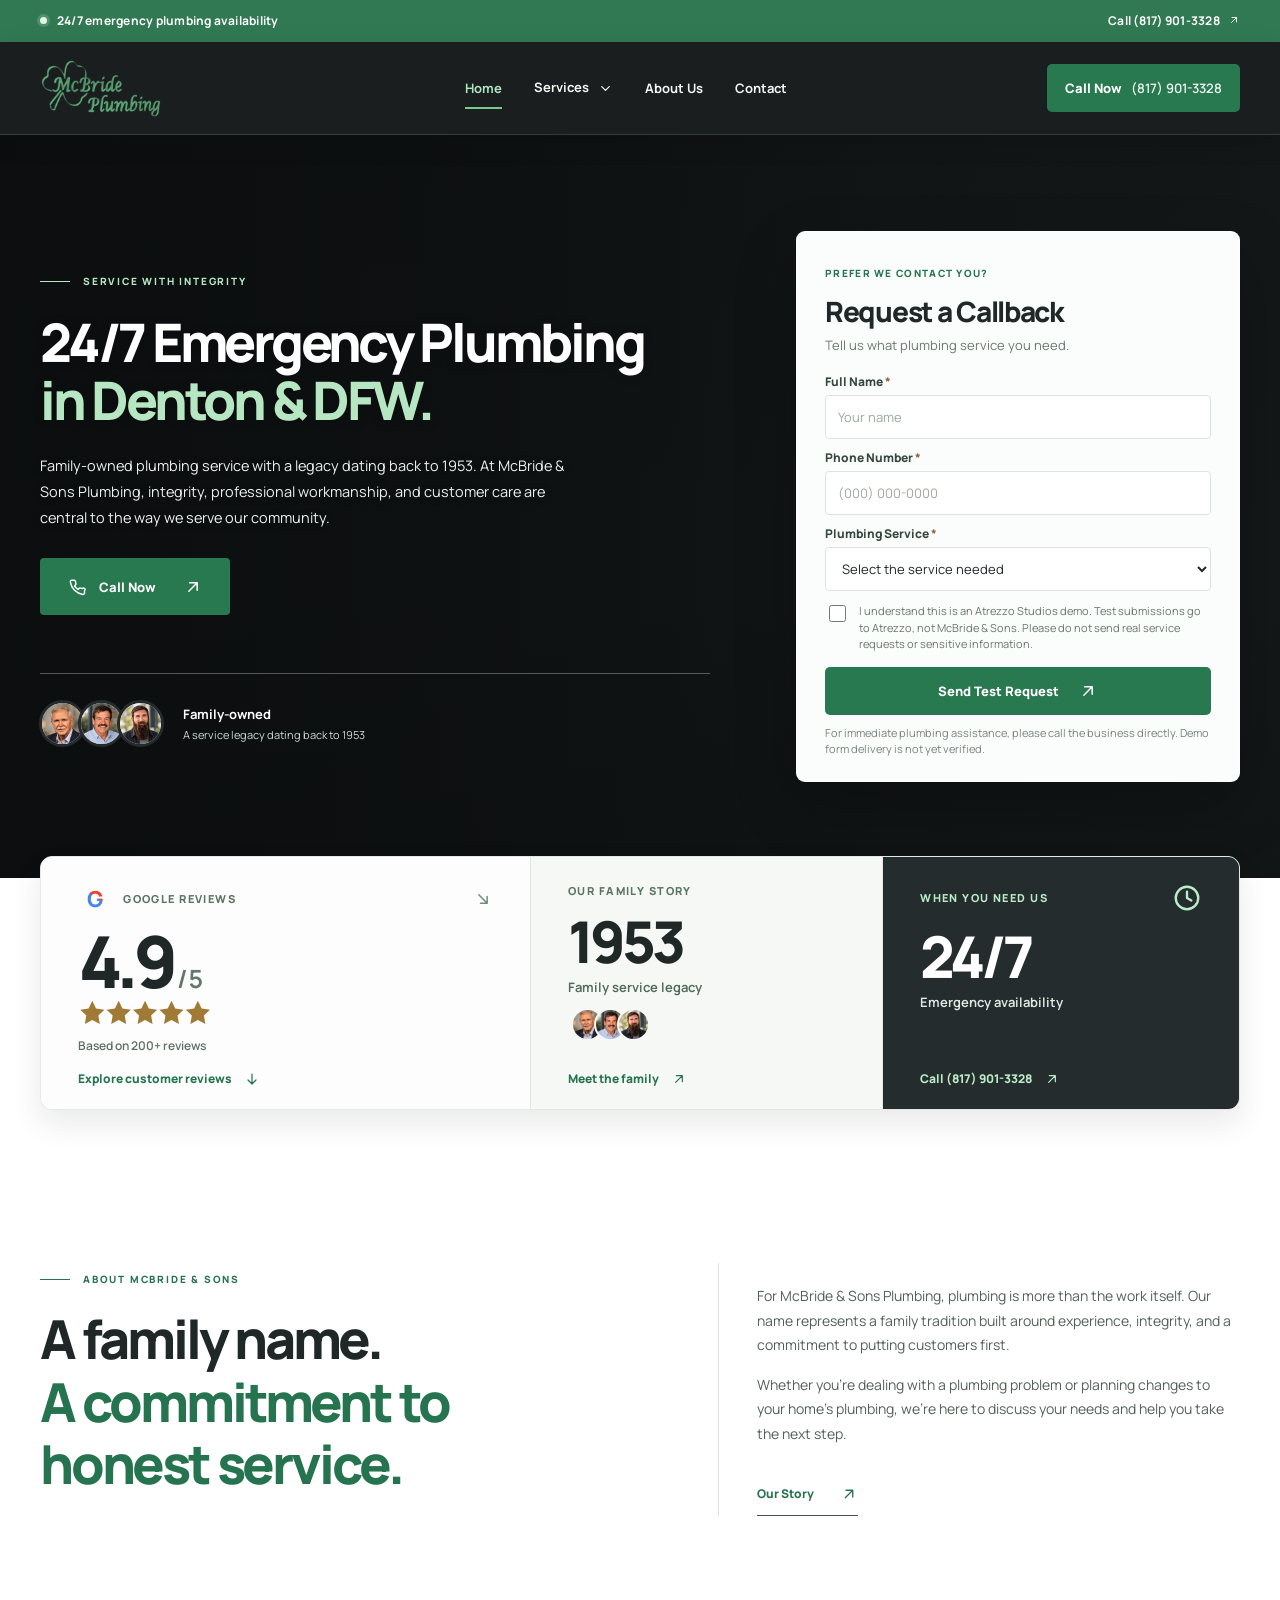
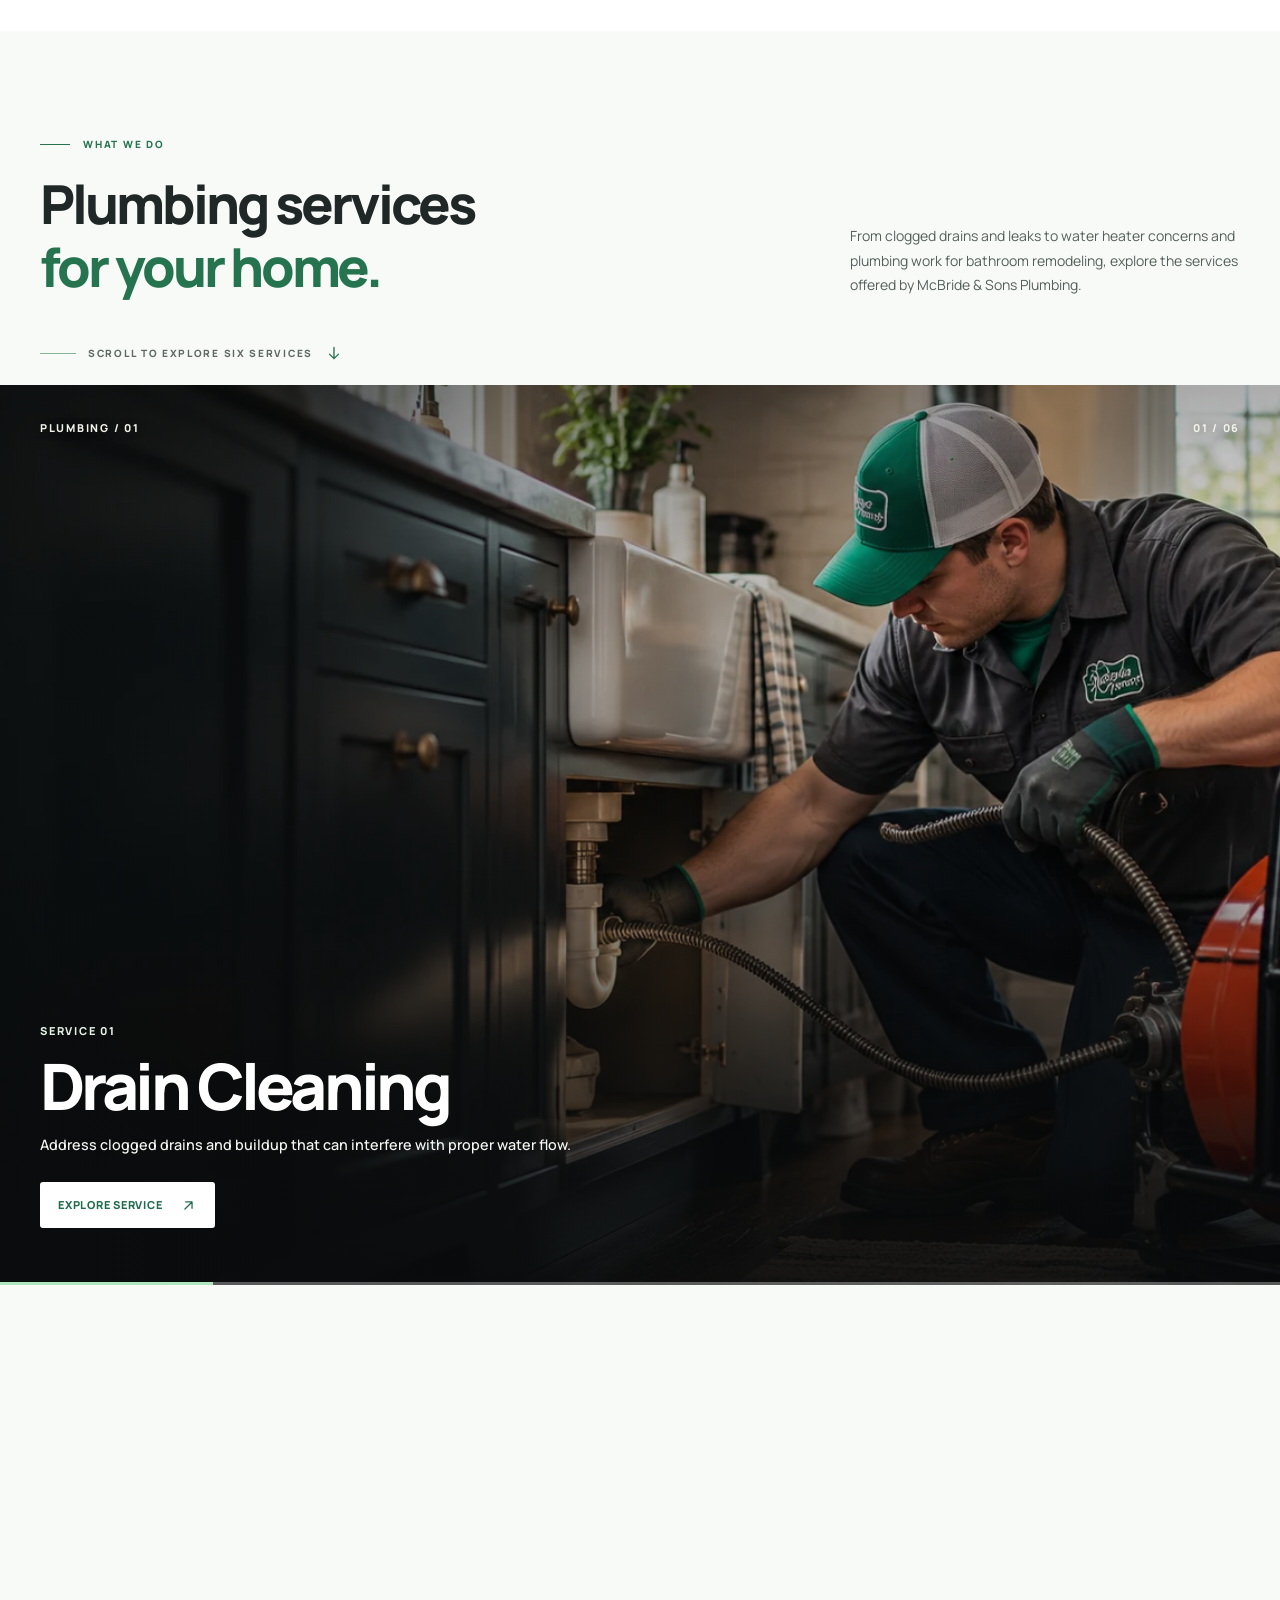
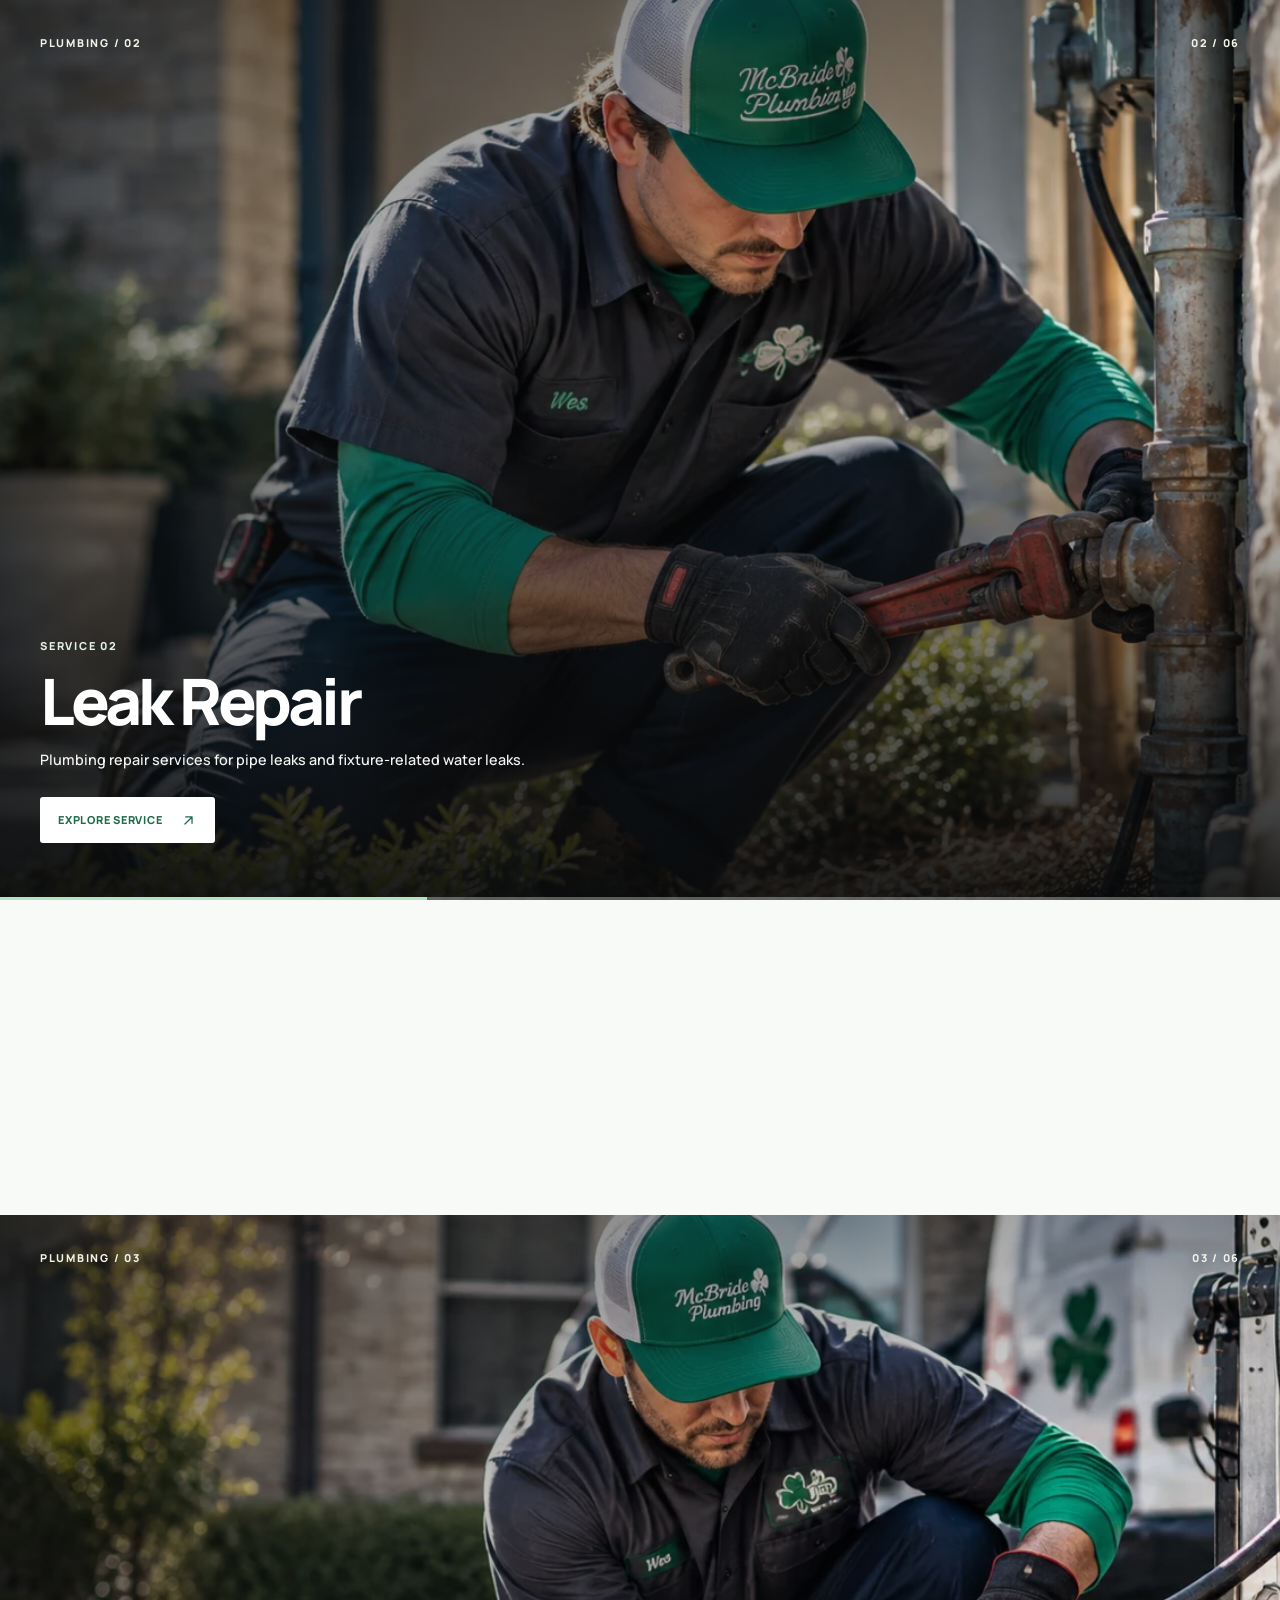
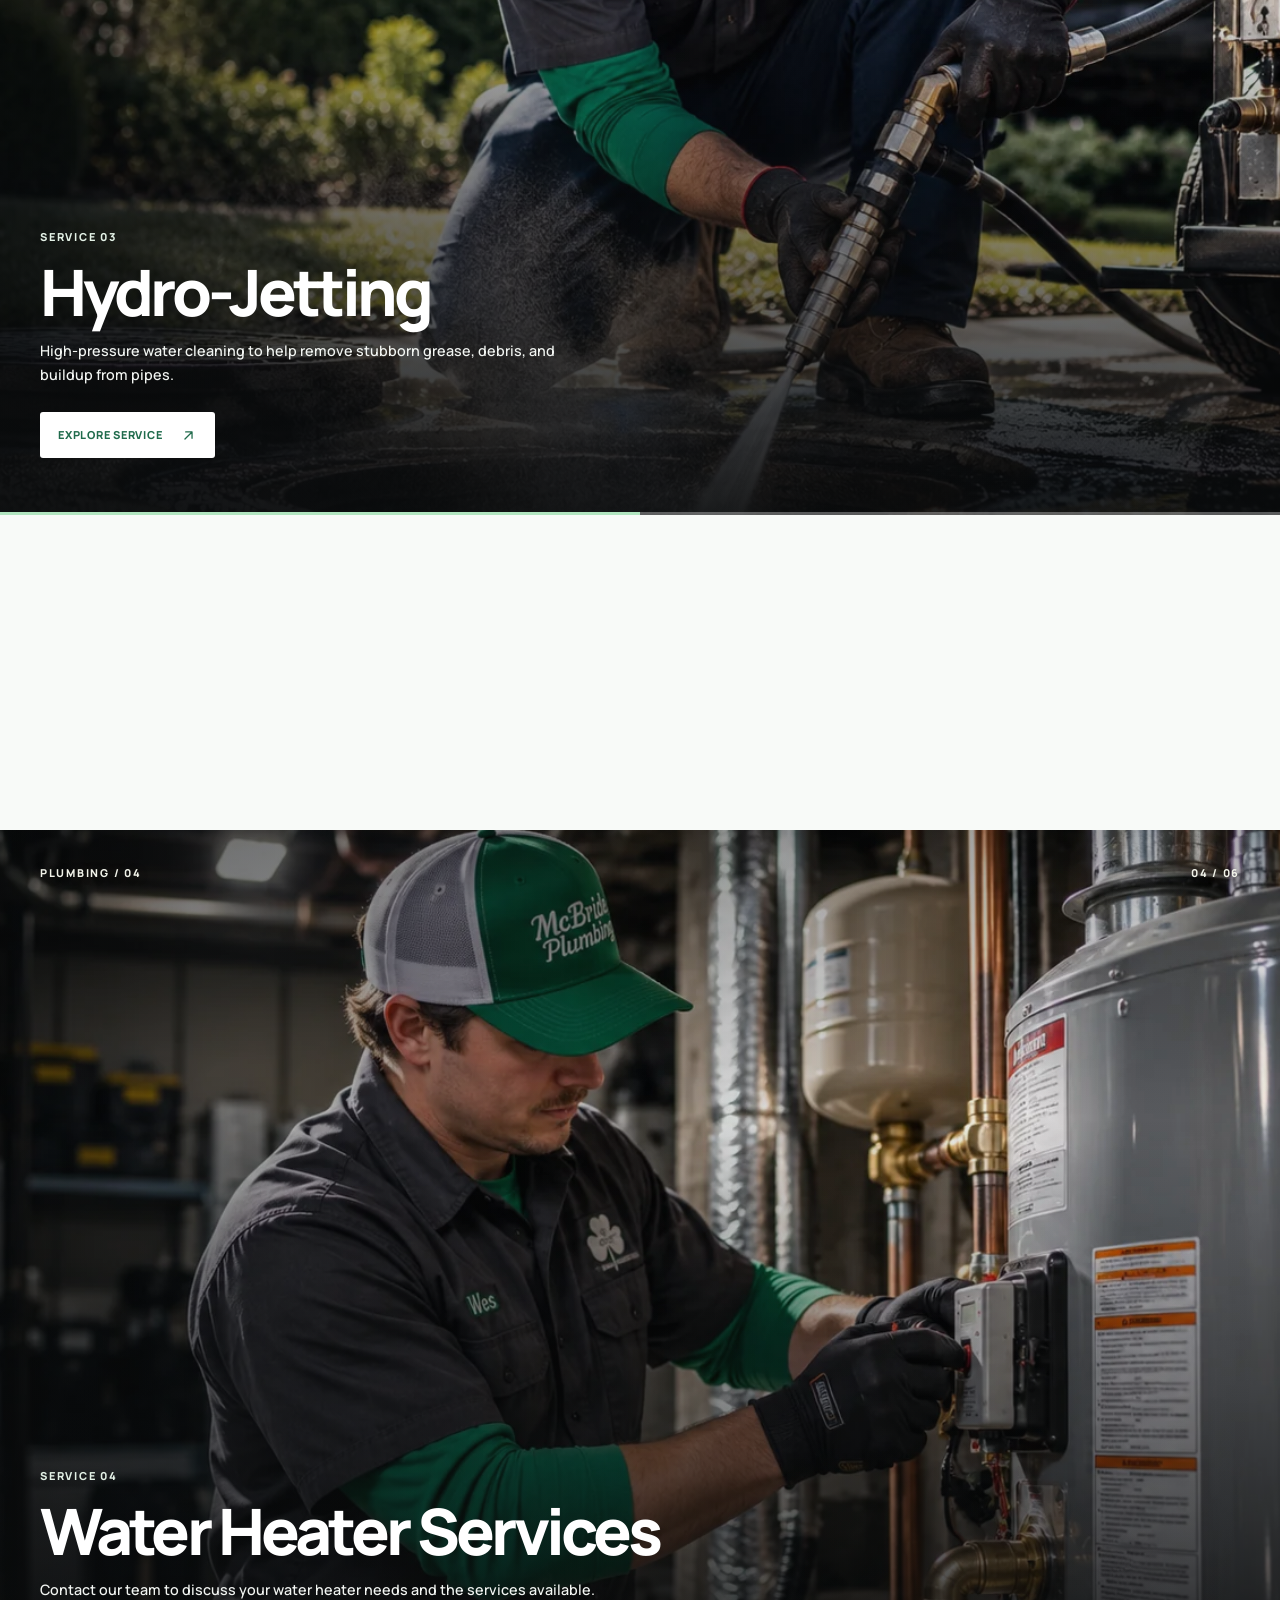
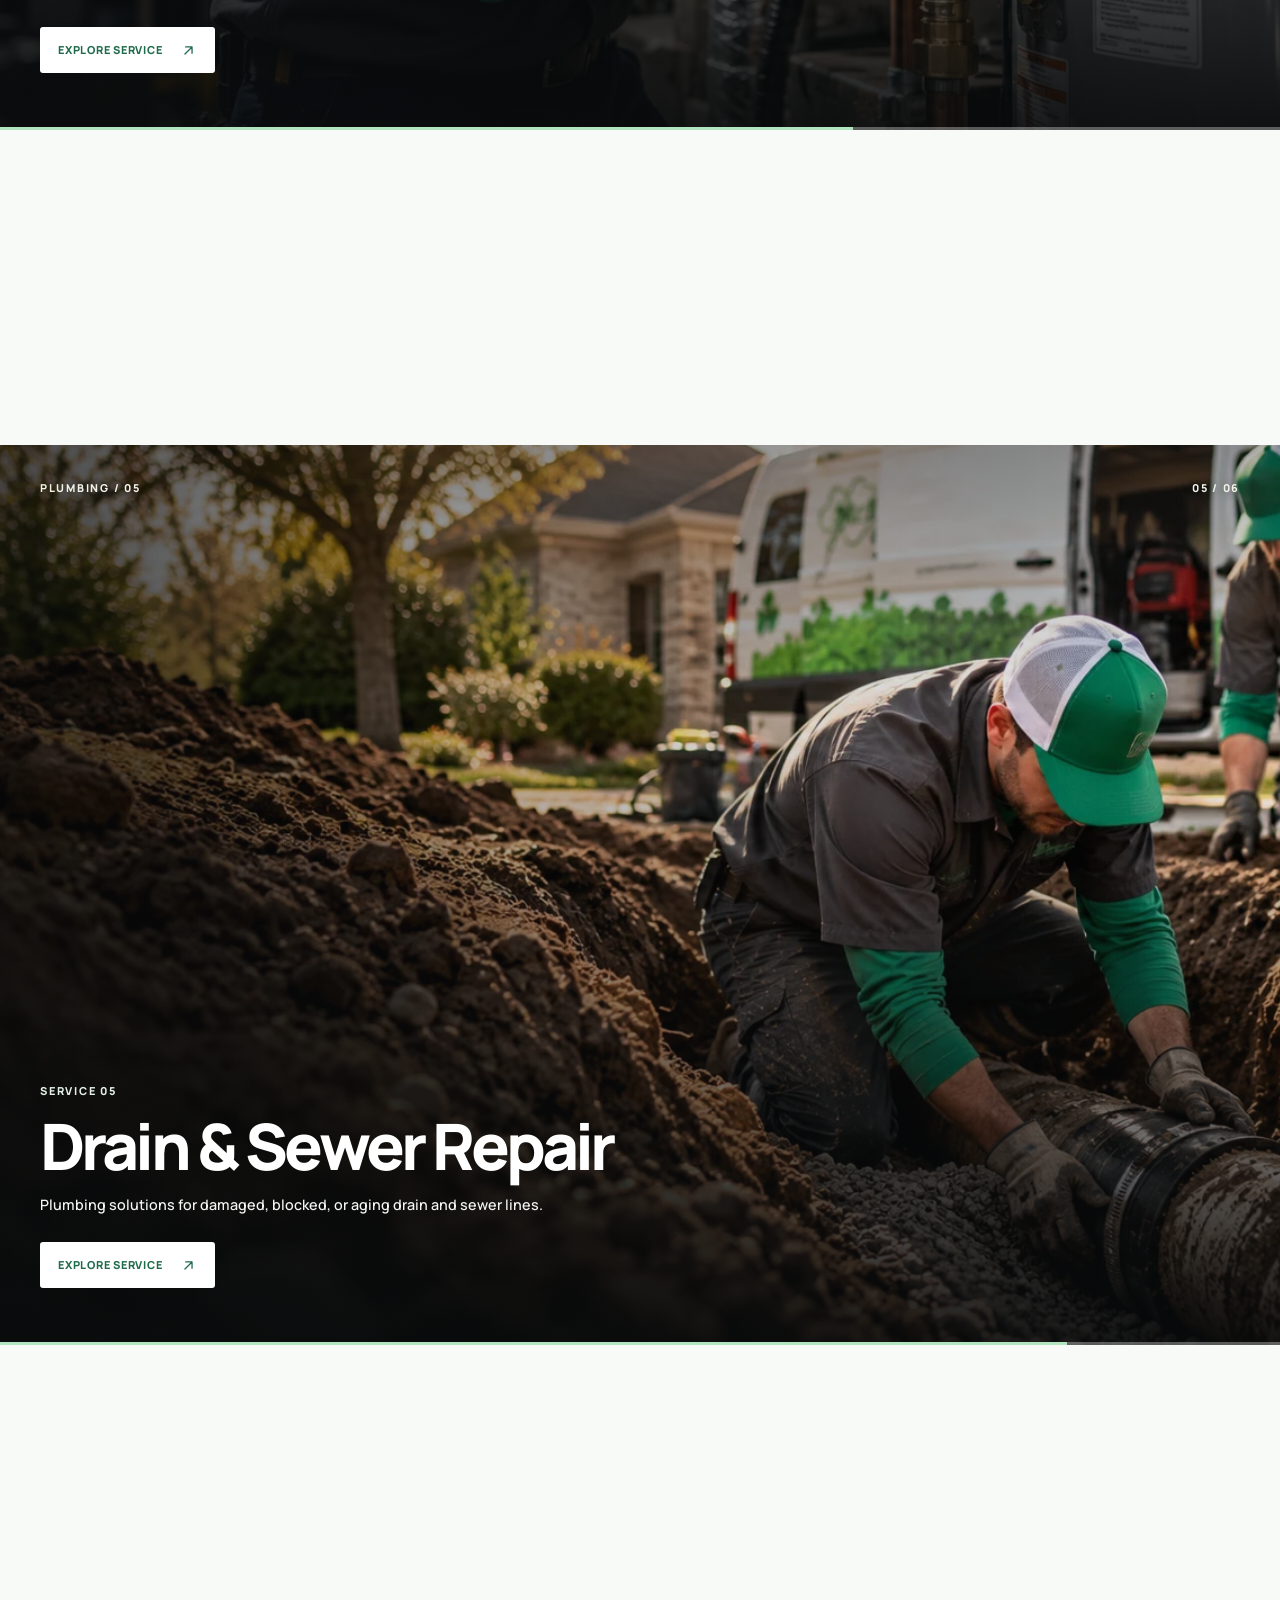
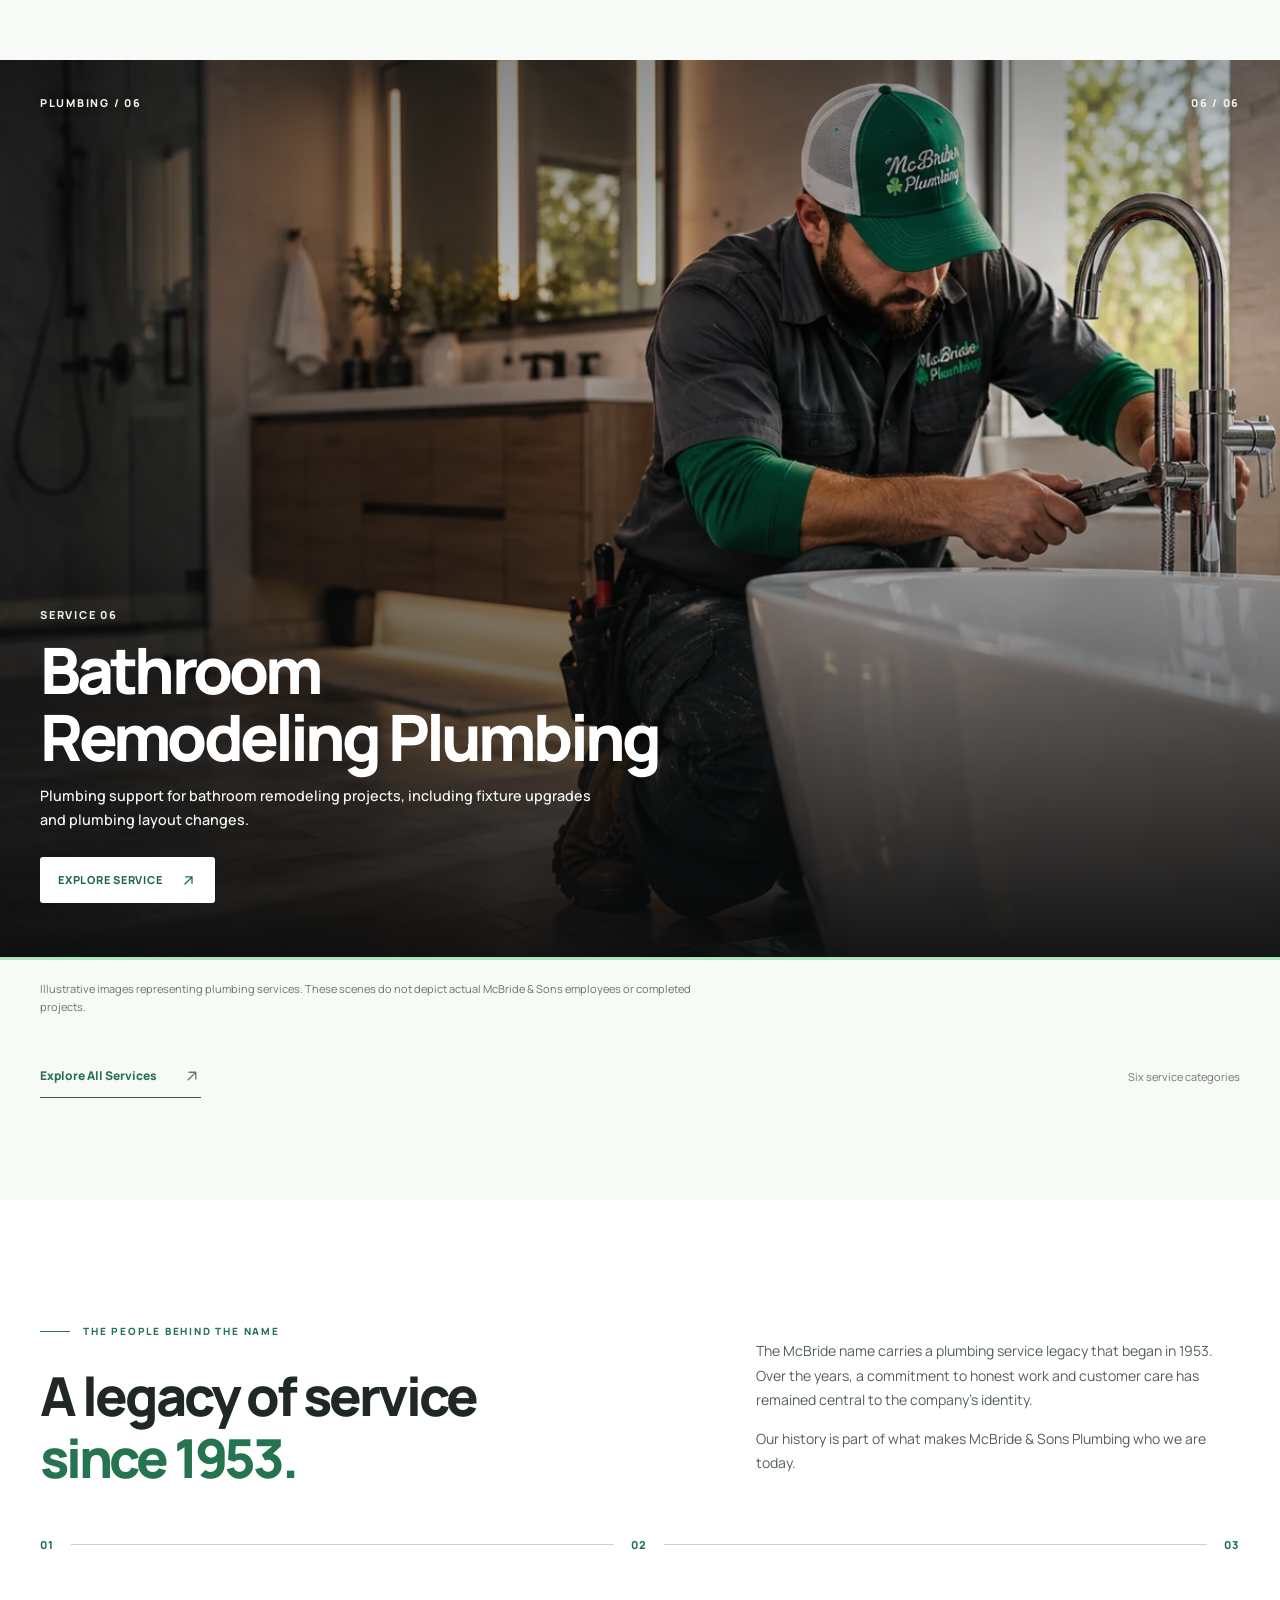
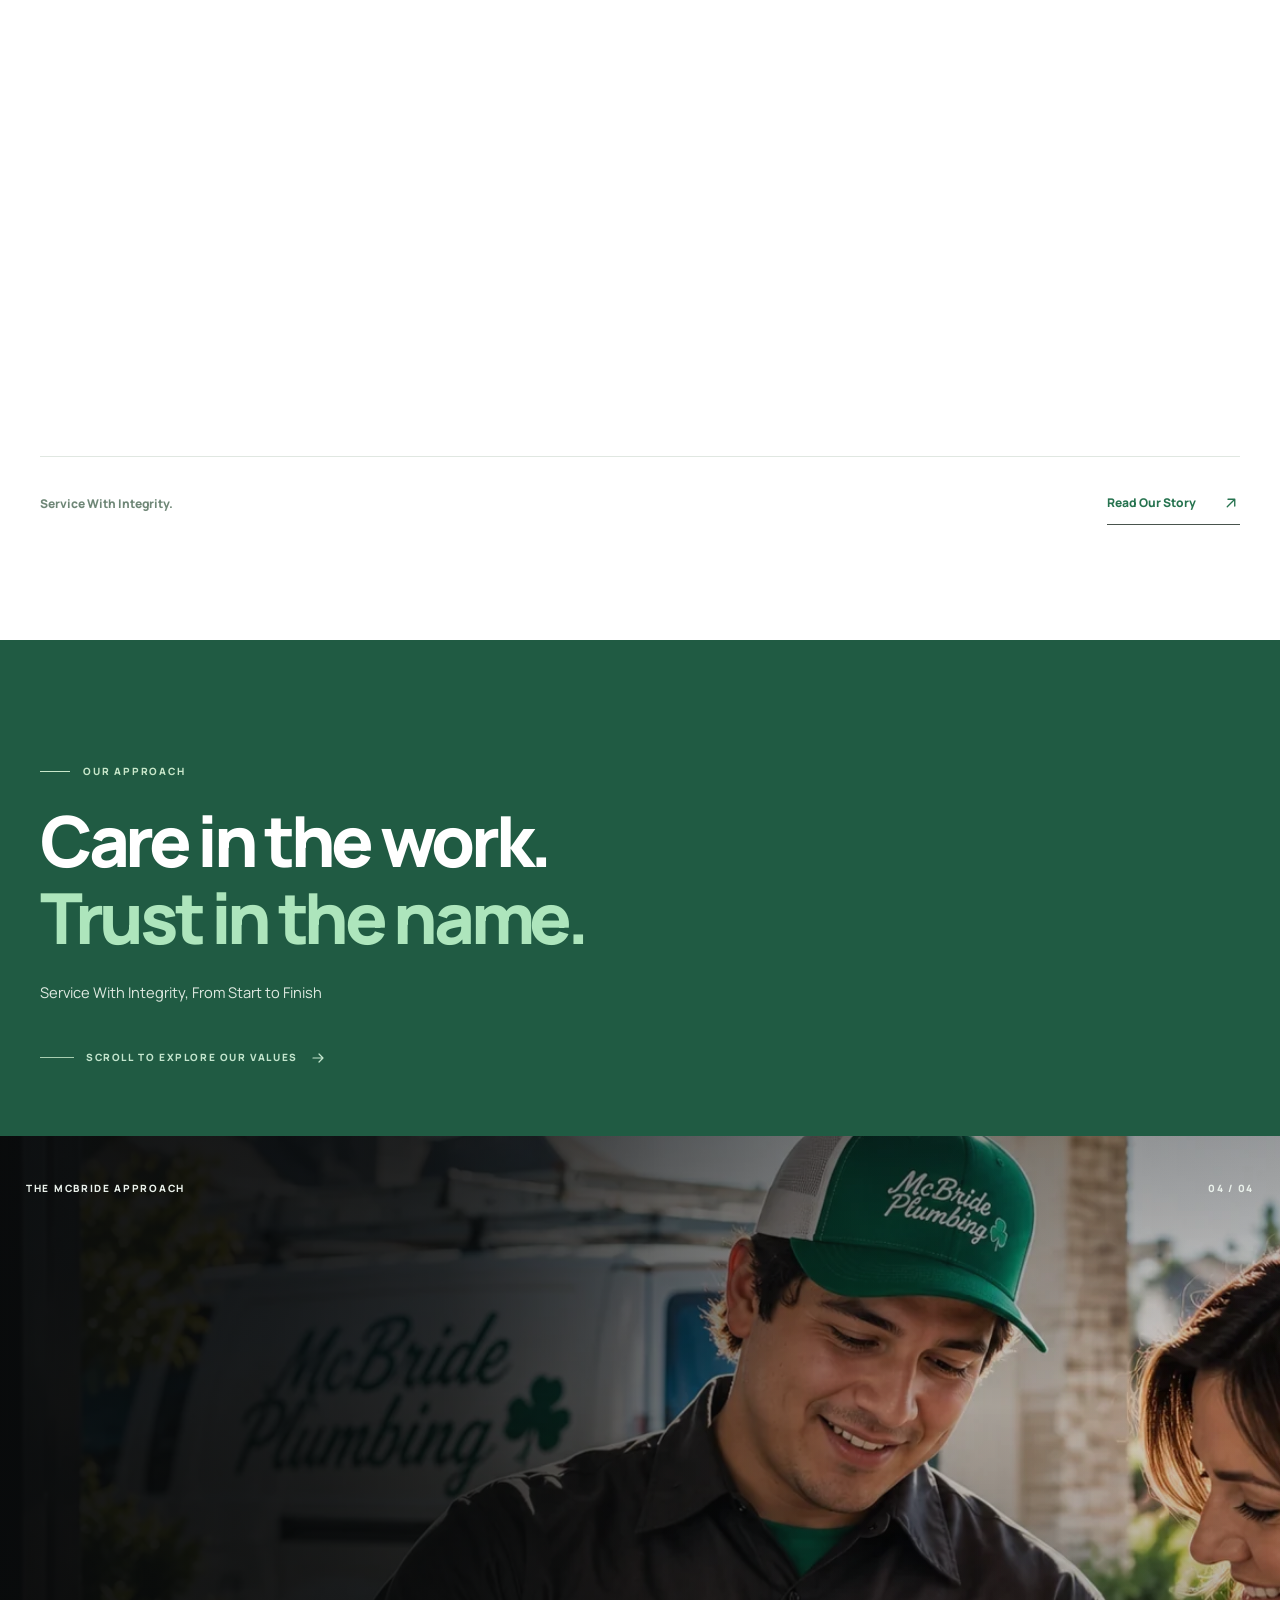
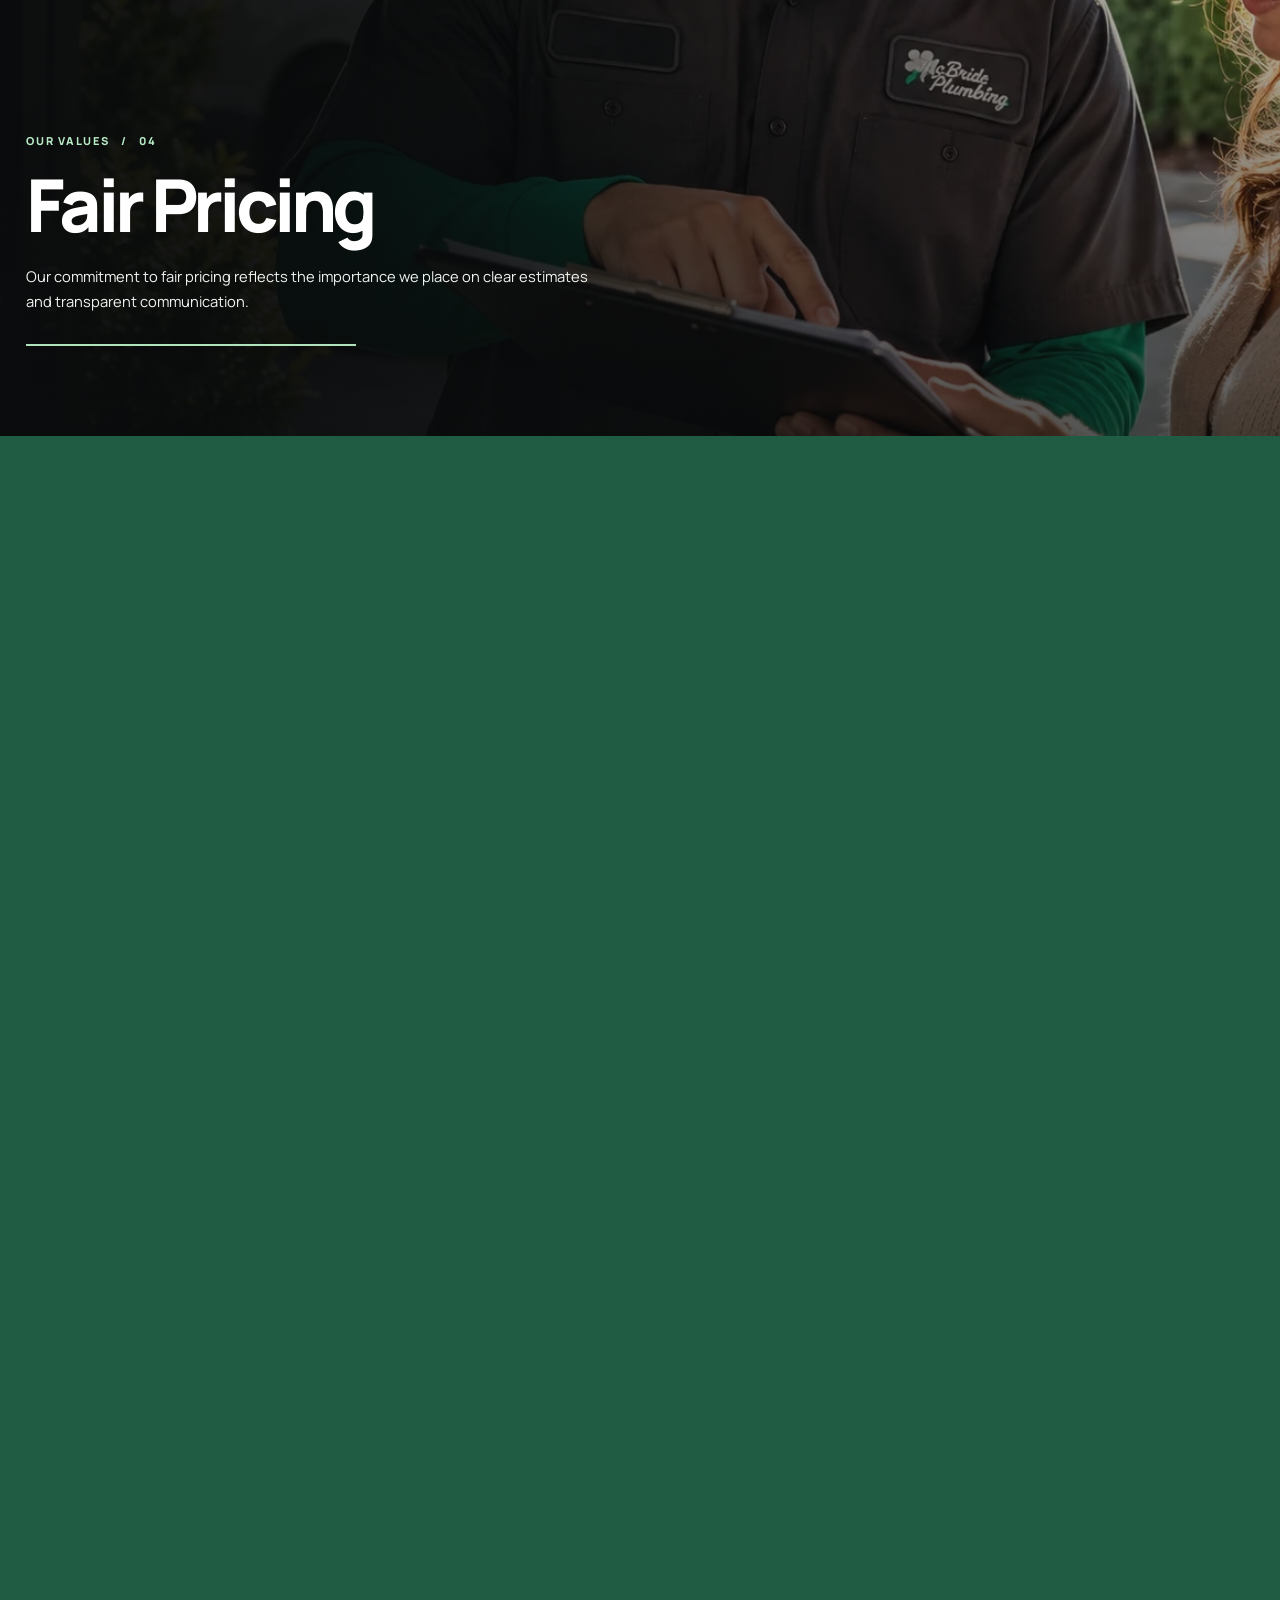
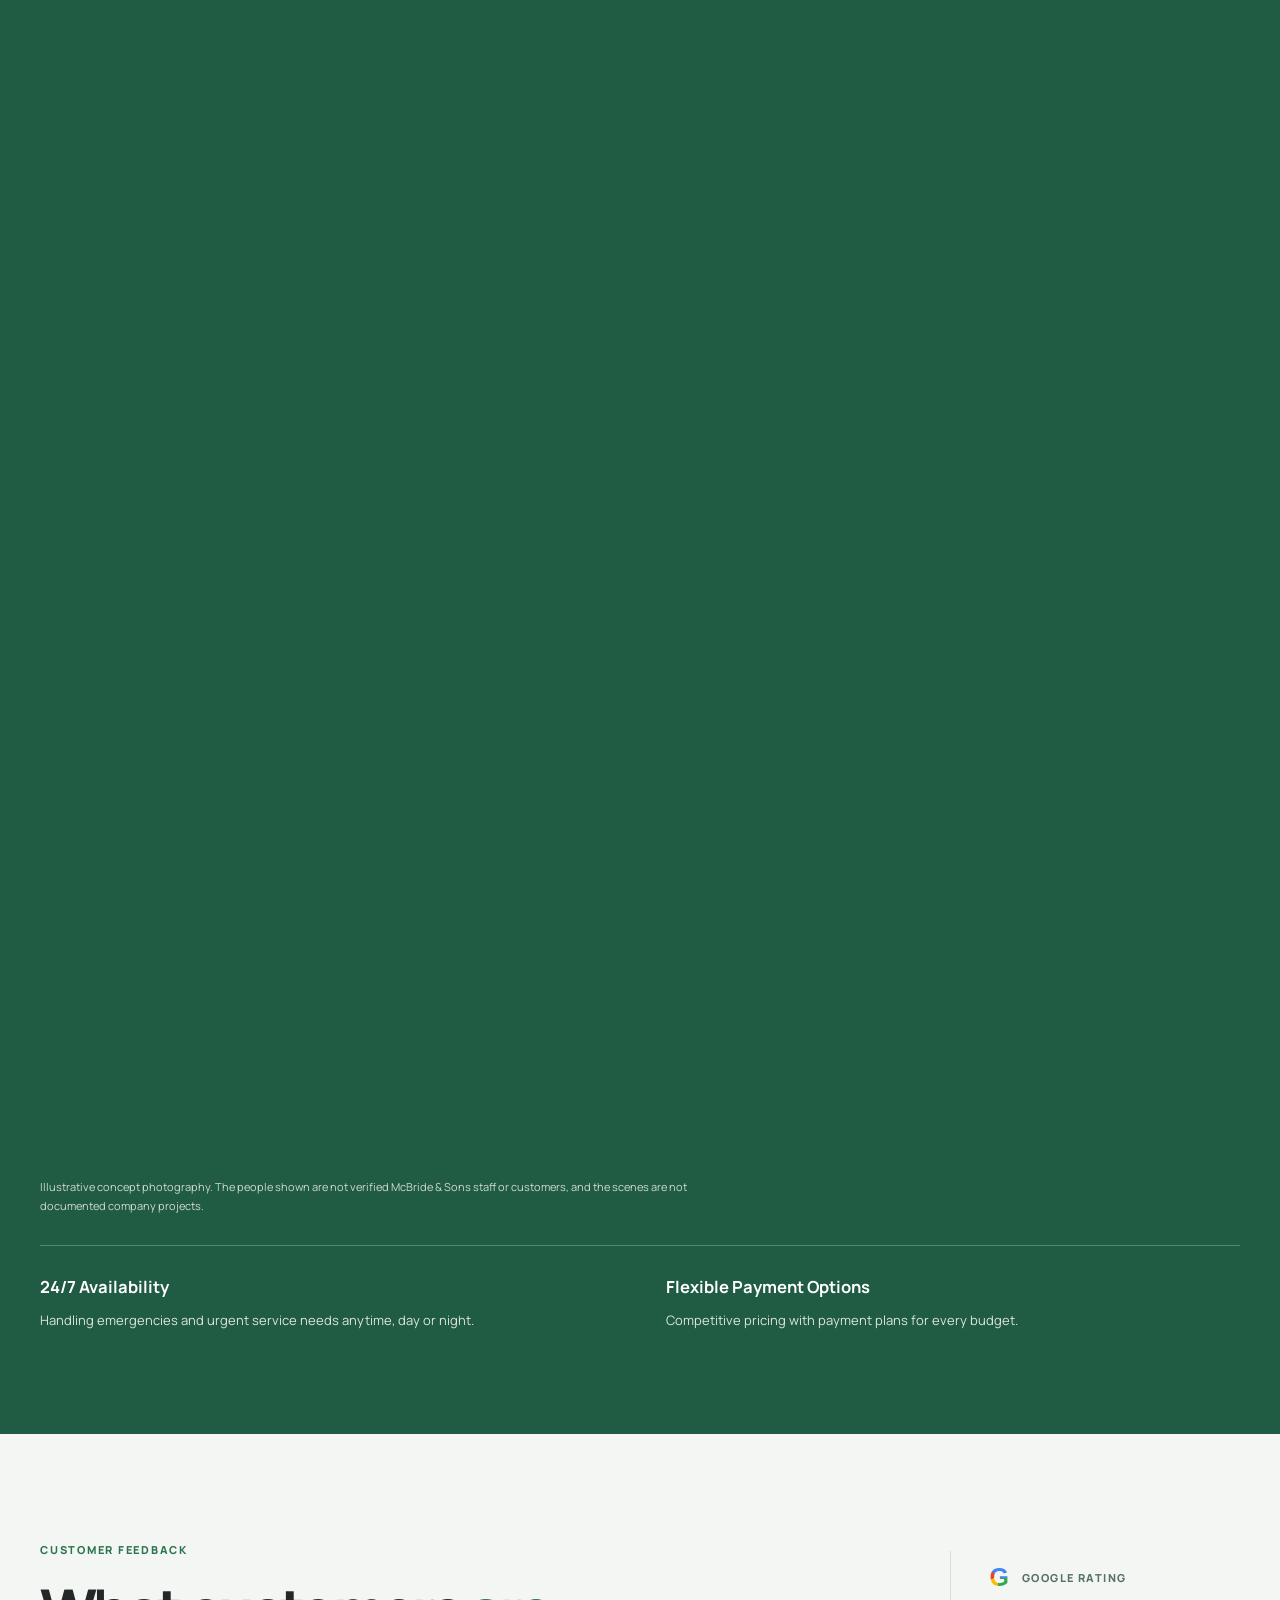
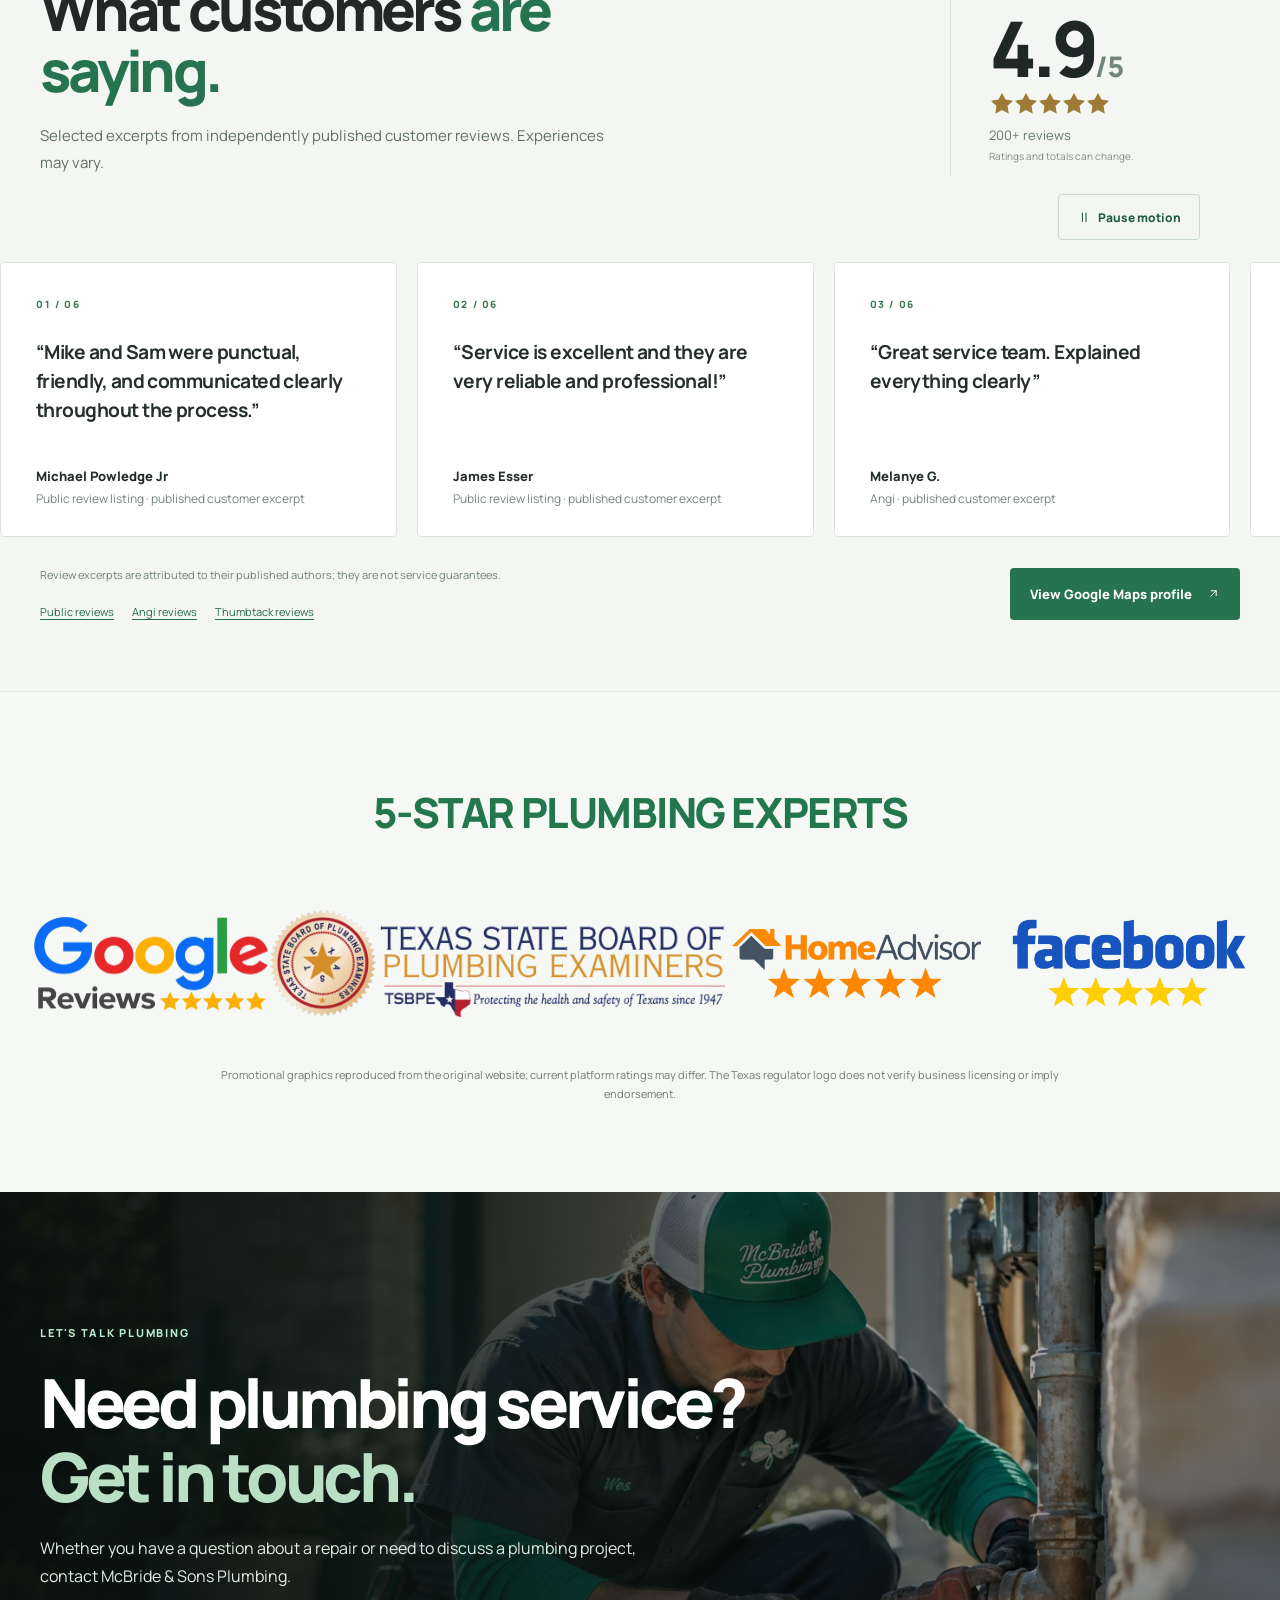
<file: index.html>
<!doctype html>
<html lang="en-US">
<head>
  <meta charset="utf-8">
  <meta name="viewport" content="width=device-width, initial-scale=1">




  <link rel="preconnect" href="https://fonts.googleapis.com">
  <link rel="preconnect" href="https://fonts.gstatic.com" crossorigin>
  <link href="https://fonts.googleapis.com/css2?family=Manrope:wght@400;500;600;700;800&display=swap" rel="stylesheet">
  <link rel="stylesheet" href="./assets/css/home.css?v=20261026-reviews-v1">
  <script src="./assets/js/main.js?v=20261109-svg-close-v2" defer></script>
<link rel="preconnect" href="https://images.pexels.com">
  <!-- Critical responsive CTA visibility: the form is already visible in desktop hero. -->
  <style>
    .hero .hero-actions > .hero-form-link { display: none !important; }
    @media (max-width: 1023px) {
      .hero .hero-actions > .hero-form-link { display: inline-flex !important; }
    }
  </style>
  <link rel="stylesheet" href="./assets/css/home-experience.css?v=20261028-mobile-slide-2">
  <link rel="stylesheet" href="./assets/css/home-art-direction.css?v=20261028-approach-images-1">
<link rel="stylesheet" href="./assets/css/site-nav.css?v=20261109-services-disclosure-v2"><link rel="stylesheet" href="./assets/css/service-editorial.css?v=20261028-reviews-immediate-v2"><link rel="stylesheet" href="./assets/css/service-trust.css?v=20261028-uniform-matte-v4"><link rel="stylesheet" href="./assets/css/shared-footer.css?v=20261104">


<!-- BEGIN GENERATED SEO -->
<title>24/7 Plumber in Denton &amp; DFW | McBride &amp; Sons Plumbing</title>
<meta name="description" content="Family-owned plumbing serving Denton and DFW. Explore drain cleaning, leak repair, hydro-jetting and more. Call (817) 901-3328 for 24/7 availability.">
<meta name="robots" content="noindex, nofollow">
<meta name="theme-color" content="#173f35">
<link rel="canonical" href="https://atrezzostudiosv-spec.github.io/mcbride-sons-plumbing/">
<link rel="icon" href="./assets/icons/favicon.svg?v=20261104" type="image/svg+xml">
<link rel="icon" href="./favicon.ico?v=20261104" sizes="any">
<link rel="icon" href="./assets/icons/favicon-32.png?v=20261104" type="image/png" sizes="32x32">
<link rel="apple-touch-icon" href="./assets/icons/apple-touch-icon.png?v=20261104" sizes="180x180">
<link rel="manifest" href="./site.webmanifest?v=20261104">
<meta property="og:type" content="website">
<meta property="og:locale" content="en_US">
<meta property="og:site_name" content="McBride &amp; Sons Plumbing">
<meta property="og:title" content="24/7 Plumber in Denton &amp; DFW | McBride &amp; Sons Plumbing">
<meta property="og:description" content="Family-owned plumbing serving Denton and DFW. Explore drain cleaning, leak repair, hydro-jetting and more. Call (817) 901-3328 for 24/7 availability.">
<meta property="og:url" content="https://atrezzostudiosv-spec.github.io/mcbride-sons-plumbing/">
<meta property="og:image" content="https://atrezzostudiosv-spec.github.io/mcbride-sons-plumbing/assets/images/social/mcbride-social-card.jpg">
<meta property="og:image:secure_url" content="https://atrezzostudiosv-spec.github.io/mcbride-sons-plumbing/assets/images/social/mcbride-social-card.jpg">
<meta property="og:image:type" content="image/jpeg">
<meta property="og:image:width" content="1200">
<meta property="og:image:height" content="630">
<meta property="og:image:alt" content="McBride &amp; Sons Plumbing — Service With Integrity. Denton &amp; DFW.">
<meta name="twitter:card" content="summary_large_image">
<meta name="twitter:title" content="24/7 Plumber in Denton &amp; DFW | McBride &amp; Sons Plumbing">
<meta name="twitter:description" content="Family-owned plumbing serving Denton and DFW. Explore drain cleaning, leak repair, hydro-jetting and more. Call (817) 901-3328 for 24/7 availability.">
<meta name="twitter:image" content="https://atrezzostudiosv-spec.github.io/mcbride-sons-plumbing/assets/images/social/mcbride-social-card.jpg">
<meta name="twitter:image:alt" content="McBride &amp; Sons Plumbing — Service With Integrity. Denton &amp; DFW.">
<script type="application/ld+json">{"@context": "https://schema.org", "@graph": [{"@type": "WebSite", "@id": "https://atrezzostudiosv-spec.github.io/mcbride-sons-plumbing/#website", "url": "https://atrezzostudiosv-spec.github.io/mcbride-sons-plumbing/", "name": "McBride & Sons Plumbing", "inLanguage": "en-US"}, {"@type": "Plumber", "@id": "https://mcbrideandsonsplumbing.com/#business", "name": "McBride & Sons Plumbing", "url": "https://mcbrideandsonsplumbing.com/", "telephone": "+18179013328", "email": "owner@mcbrideandsonsplumbing.com", "logo": "https://atrezzostudiosv-spec.github.io/mcbride-sons-plumbing/assets/images/mcbride-logo.webp", "image": "https://atrezzostudiosv-spec.github.io/mcbride-sons-plumbing/assets/images/social/mcbride-social-card.jpg", "description": "Family-owned plumbing serving Denton and the DFW area, with a family service legacy dating back to 1953.", "areaServed": ["Denton, Texas", "Dallas–Fort Worth, Texas"]}, {"@type": "WebPage", "@id": "https://atrezzostudiosv-spec.github.io/mcbride-sons-plumbing/#webpage", "url": "https://atrezzostudiosv-spec.github.io/mcbride-sons-plumbing/", "name": "24/7 Plumber in Denton & DFW | McBride & Sons Plumbing", "description": "Family-owned plumbing serving Denton and DFW. Explore drain cleaning, leak repair, hydro-jetting and more. Call (817) 901-3328 for 24/7 availability.", "inLanguage": "en-US", "isPartOf": {"@id": "https://atrezzostudiosv-spec.github.io/mcbride-sons-plumbing/#website"}, "about": {"@id": "https://mcbrideandsonsplumbing.com/#business"}, "primaryImageOfPage": {"@type": "ImageObject", "url": "https://atrezzostudiosv-spec.github.io/mcbride-sons-plumbing/assets/images/social/mcbride-social-card.jpg", "width": 1200, "height": 630}}]}</script>
<!-- END GENERATED SEO -->
<link rel="stylesheet" href="./assets/css/interface-icons.css?v=20261109-vector-ui-1">
<link rel="stylesheet" href="./assets/css/site-chrome.css?v=20261109-home-chrome-v1">
<link rel="stylesheet" href="./assets/css/home-mobile-immersive.css?v=20261109-mobile-immersive-v1">
</head>
<body>
  <a class="skip-link" href="#main">Skip to content</a>
  <div class="site-announcement" role="note"><div class="wrap announcement-inner"><span><span class="announcement-dot" aria-hidden="true"></span> 24/7 emergency plumbing availability</span><a href="tel:+18179013328" aria-label="Call McBride and Sons at 817 901 3328">Call (817) 901-3328 <span aria-hidden="true"><svg class="mc-ui-icon" viewBox="0 0 24 24" aria-hidden="true" focusable="false"><path d="M7 17 17 7M8 7h9v9"/></svg></span></a></div></div>
<header class="site-header at-site-nav" id="site-header"><div class="wrap nav-inner"><a class="brand" href="./index.html" aria-label="McBride &amp; Sons Plumbing — Home"><img src="./assets/images/mcbride-logo.webp" width="1396" height="673" alt="McBride Plumbing"></a><nav class="desktop-nav" aria-label="Main navigation"><a href="./index.html" aria-current="page">Home</a><div class="at-services-menu" data-services-menu ><button class="at-services-parent" type="button" aria-expanded="false" aria-controls="at-services-panel">Services <svg viewBox="0 0 24 24" aria-hidden="true" focusable="false"><path d="m6 9 6 6 6-6"/></svg></button><div class="at-services-panel" id="at-services-panel"><span class="at-panel-label">Explore our plumbing services</span><a class="at-all-services" href="./services/index.html">View All Services <svg class="mc-ui-icon" viewBox="0 0 24 24" aria-hidden="true" focusable="false"><path d="M7 17 17 7M8 7h9v9"/></svg></a><a href="./services/drain-cleaning/index.html">Drain Cleaning</a><a href="./services/leak-repair/index.html">Leak Repair</a><a href="./services/hydro-jetting/index.html">Hydro-Jetting</a><a href="./services/water-heaters/index.html">Water Heater Services</a><a href="./services/drain-sewer-repair/index.html">Drain &amp; Sewer Repair</a><a href="./services/bathroom-remodeling/index.html">Bathroom Remodeling Plumbing</a></div></div><a href="./about-us/index.html">About Us</a><a href="./contact-us/index.html">Contact</a></nav><a class="nav-call" href="tel:+18179013328"><span>Call Now</span><span class="nav-call-number">(817) 901-3328</span></a><button class="mobile-menu-toggle" type="button" aria-controls="mobile-menu" aria-expanded="false" aria-label="Open navigation" data-mobile-toggle="true"><span class="menu-lines" aria-hidden="true"></span></button></div><nav id="mobile-menu" class="mobile-nav hidden" aria-label="Mobile navigation"><a href="./index.html" aria-current="page">Home</a><div class="at-mobile-services"><div class="at-mobile-services-head"><button class="at-mobile-services-toggle" type="button" aria-expanded="false" aria-controls="at-mobile-services-list">Services <svg viewBox="0 0 24 24" aria-hidden="true" focusable="false"><path d="m6 9 6 6 6-6"/></svg></button></div><div class="at-mobile-services-list" id="at-mobile-services-list" hidden><a class="at-mobile-view-all" href="./services/index.html">View All Services</a><a href="./services/drain-cleaning/index.html">Drain Cleaning</a><a href="./services/leak-repair/index.html">Leak Repair</a><a href="./services/hydro-jetting/index.html">Hydro-Jetting</a><a href="./services/water-heaters/index.html">Water Heater Services</a><a href="./services/drain-sewer-repair/index.html">Drain &amp; Sewer Repair</a><a href="./services/bathroom-remodeling/index.html">Bathroom Remodeling Plumbing</a></div></div><a href="./about-us/index.html">About Us</a><a href="./contact-us/index.html">Contact</a><a class="mobile-nav-call" href="tel:+18179013328">Call (817) 901-3328 <svg class="mc-ui-icon" viewBox="0 0 24 24" aria-hidden="true" focusable="false"><path d="M7 17 17 7M8 7h9v9"/></svg></a></nav></header>
  <main id="main">
    <section class="hero" aria-labelledby="hero-title">
      <!-- Licensed illustrative plumbing footage: Stepan SK / Pexels, video #7584858.
           Loaded across device sizes when motion/data preferences permit;
           the static photograph remains the fallback. Not actual McBride work. -->
      <video id="home-hero-video" class="hero-video" aria-hidden="true" tabindex="-1" autoplay muted playsinline loop preload="none" disablepictureinpicture disableremoteplayback></video>
      <button class="hero-video-toggle" type="button" hidden aria-controls="home-hero-video" aria-label="Pause background video">Pause video</button>
      <!-- Decorative Pexels plumbing photograph is layered in home.css; illustrative, not company project photography. -->
      <div class="wrap hero-grid">
        <div class="hero-story">
          <span class="eyebrow light"><span class="eyebrow-rule"></span> SERVICE WITH INTEGRITY</span>
          <h1 id="hero-title">24/7 Emergency Plumbing <em>in Denton &amp; DFW.</em></h1>
          <p class="hero-description">Family-owned plumbing service with a legacy dating back to 1953. At McBride &amp; Sons Plumbing, integrity, professional workmanship, and customer care are central to the way we serve our community.</p>
          <div class="hero-actions"><a href="tel:+18179013328" class="button button-warm button-primary"><svg viewBox="0 0 24 24" aria-hidden="true"><path d="M22 16.92v3a2 2 0 0 1-2.18 2A19.8 19.8 0 0 1 3.09 5.18 2 2 0 0 1 5.08 3h3a2 2 0 0 1 2 1.72l.46 2.81a2 2 0 0 1-.57 1.72l-1.3 1.3a16 16 0 0 0 4.78 4.78l1.3-1.3a2 2 0 0 1 1.72-.57l2.81.46A2 2 0 0 1 22 16.92z"/></svg> Call Now <span class="button-chevron" aria-hidden="true"><svg class="mc-ui-icon" viewBox="0 0 24 24" aria-hidden="true" focusable="false"><path d="M7 17 17 7M8 7h9v9"/></svg></span></a><a class="hero-form-link" href="#callback-form">Request a Callback <span aria-hidden="true"><svg class="mc-ui-icon" viewBox="0 0 24 24" aria-hidden="true" focusable="false"><path d="M12 4.5v15m-6-6 6 6 6-6"/></svg></span></a></div>
          <div class="hero-heritage"><div class="avatar-row" aria-hidden="true"><img src="./assets/images/jasper-mcbride.webp" width="1122" height="1402" alt=""><img src="./assets/images/michael-mcbride-sr.webp" width="1254" height="1254" alt=""><img src="./assets/images/michael-mcbride-ii.webp" width="1254" height="1254" alt=""></div><div><strong>Family-owned</strong><span>A service legacy dating back to 1953</span></div></div>
        </div>
        <div class="hero-form-wrap" id="callback-form">
          <div class="form-outer"><span class="form-kicker">PREFER WE CONTACT YOU?</span><div class="form-head"><h2>Request a Callback</h2><p>Tell us what plumbing service you need.</p></div>
          <form id="home-callback-form" data-atrezzo-test-form="true" action="https://formsubmit.co/atrezzostudiosv@gmail.com" method="POST">
            <input type="hidden" name="_subject" value="[ATREZZO DEMO] McBride Home callback request"><input type="hidden" name="_template" value="table"><input type="hidden" name="form_origin" value="McBride Home — Atrezzo demo"><div class="trap"><label for="home-website">Leave empty</label><input id="home-website" type="text" name="_honey" tabindex="-1" autocomplete="off"></div>
            <div class="form-field"><label for="home-name">Full Name <span>*</span></label><input id="home-name" type="text" name="name" autocomplete="name" required maxlength="100" placeholder="Your name"></div>
            <div class="form-field"><label for="home-phone">Phone Number <span>*</span></label><input id="home-phone" type="tel" name="phone" autocomplete="tel" inputmode="tel" required maxlength="35" placeholder="(000) 000-0000"></div>
            <div class="form-field"><label for="home-service">Plumbing Service <span>*</span></label><select id="home-service" name="service" required><option value="">Select the service needed</option><option>Drain Cleaning</option><option>Leak Repair</option><option>Hydro-Jetting</option><option>Water Heater Services</option><option>Drain &amp; Sewer Repair</option><option>Bathroom Remodeling Plumbing</option></select></div>
            <label class="form-consent"><input type="checkbox" name="demo_consent" value="yes" required><span>I understand this is an Atrezzo Studios demo. Test submissions go to Atrezzo, not McBride &amp; Sons. Please do not send real service requests or sensitive information.</span></label>
            <button class="form-submit" type="submit">Send Test Request <span aria-hidden="true"><svg class="mc-ui-icon" viewBox="0 0 24 24" aria-hidden="true" focusable="false"><path d="M7 17 17 7M8 7h9v9"/></svg></span></button>
            <p class="form-status" data-form-status role="status" aria-live="polite">For immediate plumbing assistance, please call the business directly. Demo form delivery is not yet verified.</p>
          </form></div>
        </div>
      </div>
    </section>
    <section class="proof" aria-label="Company highlights and customer confidence">
      <div class="wrap proof-grid">
        <a class="proof-card proof-rating" href="#reviews" aria-label="4.9 out of 5 Google rating from more than 200 reviews. Jump to customer reviews.">
          <div class="proof-rating-top">
            <span class="proof-google-mark" aria-hidden="true">G</span>
            <span class="proof-kicker">GOOGLE REVIEWS</span>
            <span class="proof-card-arrow" aria-hidden="true"><svg class="mc-ui-icon" viewBox="0 0 24 24" aria-hidden="true" focusable="false"><path d="M7 7 17 17M9 17h8V9"/></svg></span>
          </div>
          <div class="proof-rating-number">4.9<span>/5</span></div>
          <div class="proof-stars" aria-hidden="true"><svg class="mc-ui-stars" viewBox="0 0 120 24" aria-hidden="true" focusable="false"><path d="M12 1.7l3.4 6.9 7.6 1.1-5.5 5.4 1.3 7.6L12 19.1l-6.8 3.6 1.3-7.6L1 9.7l7.6-1.1L12 1.7z" transform="translate(0 0)"/><path d="M12 1.7l3.4 6.9 7.6 1.1-5.5 5.4 1.3 7.6L12 19.1l-6.8 3.6 1.3-7.6L1 9.7l7.6-1.1L12 1.7z" transform="translate(24 0)"/><path d="M12 1.7l3.4 6.9 7.6 1.1-5.5 5.4 1.3 7.6L12 19.1l-6.8 3.6 1.3-7.6L1 9.7l7.6-1.1L12 1.7z" transform="translate(48 0)"/><path d="M12 1.7l3.4 6.9 7.6 1.1-5.5 5.4 1.3 7.6L12 19.1l-6.8 3.6 1.3-7.6L1 9.7l7.6-1.1L12 1.7z" transform="translate(72 0)"/><path d="M12 1.7l3.4 6.9 7.6 1.1-5.5 5.4 1.3 7.6L12 19.1l-6.8 3.6 1.3-7.6L1 9.7l7.6-1.1L12 1.7z" transform="translate(96 0)"/></svg></div>
          <p>Based on 200+ reviews</p>
          <span class="proof-action">Explore customer reviews <span aria-hidden="true"><svg class="mc-ui-icon" viewBox="0 0 24 24" aria-hidden="true" focusable="false"><path d="M12 4.5v15m-6-6 6 6 6-6"/></svg></span></span>
        </a>
        <a class="proof-card proof-legacy" href="./about-us/index.html" aria-label="Explore McBride &amp; Sons Plumbing's family service legacy since 1953 on About Us.">
          <span class="proof-kicker">OUR FAMILY STORY</span>
          <span class="proof-number">1953</span>
          <span class="proof-description">Family service legacy</span>
          <div class="proof-legacy-portraits" aria-hidden="true">
            <img src="./assets/images/jasper-mcbride.webp" width="1122" height="1402" alt="" loading="lazy" decoding="async">
            <img src="./assets/images/michael-mcbride-sr.webp" width="1254" height="1254" alt="" loading="lazy" decoding="async">
            <img src="./assets/images/michael-mcbride-ii.webp" width="1254" height="1254" alt="" loading="lazy" decoding="async">
          </div>
          <span class="proof-action">Meet the family <span aria-hidden="true"><svg class="mc-ui-icon" viewBox="0 0 24 24" aria-hidden="true" focusable="false"><path d="M7 17 17 7M8 7h9v9"/></svg></span></span>
        </a>
        <a class="proof-card proof-emergency" href="tel:+18179013328" aria-label="24/7 emergency plumbing availability. Call McBride &amp; Sons Plumbing at 817 901 3328.">
          <span class="proof-emergency-head"><span class="proof-kicker">WHEN YOU NEED US</span><svg viewBox="0 0 24 24" fill="none" stroke="currentColor" stroke-width="1.75" stroke-linecap="round" stroke-linejoin="round" aria-hidden="true"><circle cx="12" cy="12" r="9"/><path d="M12 7v5l3.5 2"/></svg></span>
          <span class="proof-number">24/7</span>
          <span class="proof-description">Emergency availability</span>
          <span class="proof-action">Call (817) 901-3328 <span aria-hidden="true"><svg class="mc-ui-icon" viewBox="0 0 24 24" aria-hidden="true" focusable="false"><path d="M7 17 17 7M8 7h9v9"/></svg></span></span>
        </a>
      </div>
    </section>
    <section class="intro section" aria-labelledby="intro-title"><div class="wrap intro-grid"><div><span class="eyebrow dark"><span class="eyebrow-rule"></span> ABOUT MCBRIDE &amp; SONS</span><h2 id="intro-title">A family name.<br><span>A commitment to honest service.</span></h2></div><div class="intro-copy"><p>For McBride &amp; Sons Plumbing, plumbing is more than the work itself. Our name represents a family tradition built around experience, integrity, and a commitment to putting customers first.</p><p>Whether you're dealing with a plumbing problem or planning changes to your home's plumbing, we're here to discuss your needs and help you take the next step.</p><a class="text-link" href="./about-us/index.html">Our Story <span aria-hidden="true"><svg class="mc-ui-icon" viewBox="0 0 24 24" aria-hidden="true" focusable="false"><path d="M7 17 17 7M8 7h9v9"/></svg></span></a></div></div></section>
    <section class="services section" id="services" aria-labelledby="services-title"><div class="wrap"><div class="section-heading"><div><span class="eyebrow dark"><span class="eyebrow-rule"></span> WHAT WE DO</span><h2 id="services-title">Plumbing services<br><span>for your home.</span></h2></div><p>From clogged drains and leaks to water heater concerns and plumbing work for bathroom remodeling, explore the services offered by McBride &amp; Sons Plumbing.</p></div>
      <p class="services-journey-cue" aria-hidden="true"><span class="services-journey-rule"></span> SCROLL TO EXPLORE SIX SERVICES <span class="services-journey-down"><svg class="mc-ui-icon" viewBox="0 0 24 24" aria-hidden="true" focusable="false"><path d="M12 4.5v15m-6-6 6 6 6-6"/></svg></span></p>
    </div>
      <div class="services-story" role="group" aria-label="Six plumbing services. Scroll naturally to discover each service.">
        <a class="service-scene service-scene-feature" href="./services/drain-cleaning/index.html" data-scene="01" style="--scene-position:61% center;--scene-mobile-position:78% center">
          <img class="service-scene-photo" src="./assets/images/services/mcbride-sons-plumbing-drain-cleaning-service-technician.webp" width="1852" height="849" alt="" loading="lazy" decoding="async">
          <span class="service-scene-shade" aria-hidden="true"></span>
          <span class="service-scene-top" aria-hidden="true"><span>PLUMBING / 01</span><span>01 / 06</span></span>
          <div class="service-scene-body">
            <span class="service-scene-index">SERVICE 01</span>
            <h3 class="service-scene-title">Drain Cleaning</h3>
            <span class="service-scene-description">Address clogged drains and buildup that can interfere with proper water flow.</span>
            <span class="service-scene-action">EXPLORE SERVICE <span aria-hidden="true"><svg class="mc-ui-icon" viewBox="0 0 24 24" aria-hidden="true" focusable="false"><path d="M7 17 17 7M8 7h9v9"/></svg></span></span>
          </div>
          <span class="service-scene-progress" aria-hidden="true"><span style="width:16.666666666666664%"></span></span>
        </a>
        <a class="service-scene" href="./services/leak-repair/index.html" data-scene="02" style="--scene-position:60% center;--scene-mobile-position:65% center">
          <img class="service-scene-photo" src="./assets/images/services/mcbride-sons-plumbing-leak-repair-exterior-pipe-service.webp" width="1852" height="849" alt="" loading="lazy" decoding="async">
          <span class="service-scene-shade" aria-hidden="true"></span>
          <span class="service-scene-top" aria-hidden="true"><span>PLUMBING / 02</span><span>02 / 06</span></span>
          <div class="service-scene-body">
            <span class="service-scene-index">SERVICE 02</span>
            <h3 class="service-scene-title">Leak Repair</h3>
            <span class="service-scene-description">Plumbing repair services for pipe leaks and fixture-related water leaks.</span>
            <span class="service-scene-action">EXPLORE SERVICE <span aria-hidden="true"><svg class="mc-ui-icon" viewBox="0 0 24 24" aria-hidden="true" focusable="false"><path d="M7 17 17 7M8 7h9v9"/></svg></span></span>
          </div>
          <span class="service-scene-progress" aria-hidden="true"><span style="width:33.33333333333333%"></span></span>
        </a>
        <a class="service-scene" href="./services/hydro-jetting/index.html" data-scene="03" style="--scene-position:58% center;--scene-mobile-position:76% center">
          <img class="service-scene-photo" src="./assets/images/services/mcbride-sons-plumbing-hydro-jetting-drain-service.webp" width="1876" height="838" alt="" loading="lazy" decoding="async">
          <span class="service-scene-shade" aria-hidden="true"></span>
          <span class="service-scene-top" aria-hidden="true"><span>PLUMBING / 03</span><span>03 / 06</span></span>
          <div class="service-scene-body">
            <span class="service-scene-index">SERVICE 03</span>
            <h3 class="service-scene-title">Hydro-Jetting</h3>
            <span class="service-scene-description">High-pressure water cleaning to help remove stubborn grease, debris, and buildup from pipes.</span>
            <span class="service-scene-action">EXPLORE SERVICE <span aria-hidden="true"><svg class="mc-ui-icon" viewBox="0 0 24 24" aria-hidden="true" focusable="false"><path d="M7 17 17 7M8 7h9v9"/></svg></span></span>
          </div>
          <span class="service-scene-progress" aria-hidden="true"><span style="width:50%"></span></span>
        </a>
        <a class="service-scene" href="./services/water-heaters/index.html" data-scene="04" style="--scene-position:57% center;--scene-mobile-position:58% center">
          <img class="service-scene-photo" src="./assets/images/services/mcbride-sons-plumbing-water-heater-service-technician.webp" width="1877" height="838" alt="" loading="lazy" decoding="async">
          <span class="service-scene-shade" aria-hidden="true"></span>
          <span class="service-scene-top" aria-hidden="true"><span>PLUMBING / 04</span><span>04 / 06</span></span>
          <div class="service-scene-body">
            <span class="service-scene-index">SERVICE 04</span>
            <h3 class="service-scene-title">Water Heater Services</h3>
            <span class="service-scene-description">Contact our team to discuss your water heater needs and the services available.</span>
            <span class="service-scene-action">EXPLORE SERVICE <span aria-hidden="true"><svg class="mc-ui-icon" viewBox="0 0 24 24" aria-hidden="true" focusable="false"><path d="M7 17 17 7M8 7h9v9"/></svg></span></span>
          </div>
          <span class="service-scene-progress" aria-hidden="true"><span style="width:66.66666666666666%"></span></span>
        </a>
        <a class="service-scene" href="./services/drain-sewer-repair/index.html" data-scene="05" style="--scene-position:60% center;--scene-mobile-position:76% center">
          <img class="service-scene-photo" src="./assets/images/services/mcbride-sons-plumbing-drain-sewer-repair-trench-service.webp" width="1864" height="844" alt="" loading="lazy" decoding="async">
          <span class="service-scene-shade" aria-hidden="true"></span>
          <span class="service-scene-top" aria-hidden="true"><span>PLUMBING / 05</span><span>05 / 06</span></span>
          <div class="service-scene-body">
            <span class="service-scene-index">SERVICE 05</span>
            <h3 class="service-scene-title">Drain &amp; Sewer Repair</h3>
            <span class="service-scene-description">Plumbing solutions for damaged, blocked, or aging drain and sewer lines.</span>
            <span class="service-scene-action">EXPLORE SERVICE <span aria-hidden="true"><svg class="mc-ui-icon" viewBox="0 0 24 24" aria-hidden="true" focusable="false"><path d="M7 17 17 7M8 7h9v9"/></svg></span></span>
          </div>
          <span class="service-scene-progress" aria-hidden="true"><span style="width:83.33333333333334%"></span></span>
        </a>
        <a class="service-scene" href="./services/bathroom-remodeling/index.html" data-scene="06" style="--scene-position:62% center;--scene-mobile-position:78% center">
          <img class="service-scene-photo" src="./assets/images/services/mcbride-sons-plumbing-bathroom-remodeling-fixture-installation.webp" width="1853" height="849" alt="" loading="lazy" decoding="async">
          <span class="service-scene-shade" aria-hidden="true"></span>
          <span class="service-scene-top" aria-hidden="true"><span>PLUMBING / 06</span><span>06 / 06</span></span>
          <div class="service-scene-body">
            <span class="service-scene-index">SERVICE 06</span>
            <h3 class="service-scene-title">Bathroom Remodeling Plumbing</h3>
            <span class="service-scene-description">Plumbing support for bathroom remodeling projects, including fixture upgrades and plumbing layout changes.</span>
            <span class="service-scene-action">EXPLORE SERVICE <span aria-hidden="true"><svg class="mc-ui-icon" viewBox="0 0 24 24" aria-hidden="true" focusable="false"><path d="M7 17 17 7M8 7h9v9"/></svg></span></span>
          </div>
          <span class="service-scene-progress" aria-hidden="true"><span style="width:100%"></span></span>
        </a>
      </div>
      <div class="wrap services-after-story">
      <p class="services-illustration-note">Illustrative images representing plumbing services. These scenes do not depict actual McBride &amp; Sons employees or completed projects.</p>
      <div class="services-footer"><a href="./services/index.html" class="text-link">Explore All Services <span aria-hidden="true"><svg class="mc-ui-icon" viewBox="0 0 24 24" aria-hidden="true" focusable="false"><path d="M7 17 17 7M8 7h9v9"/></svg></span></a><span>Six service categories</span></div>
    </div></section>
    <section class="family section" aria-labelledby="family-title"><div class="wrap"><div class="family-heading"><span class="eyebrow dark"><span class="eyebrow-rule"></span> THE PEOPLE BEHIND THE NAME</span><div class="family-heading-row"><h2 id="family-title">A legacy of service<br><span>since 1953.</span></h2><div class="family-heading-copy"><p>The McBride name carries a plumbing service legacy that began in 1953. Over the years, a commitment to honest work and customer care has remained central to the company's identity.</p><p>Our history is part of what makes McBride &amp; Sons Plumbing who we are today.</p></div></div></div>
      <div class="family-journey-label" aria-hidden="true"><span>01</span><span class="family-journey-line"></span><span>02</span><span class="family-journey-line"></span><span>03</span></div>
      <div class="family-gallery" data-family-sequence><figure class="family-person person-first"><div class="family-image"><img loading="lazy" decoding="async" src="./assets/images/jasper-mcbride.webp" width="1122" height="1402" alt="Portrait of Jasper McBride"></div><figcaption><span>01</span>Jasper McBride</figcaption></figure><figure class="family-person person-second"><div class="family-image"><img loading="lazy" decoding="async" src="./assets/images/michael-mcbride-sr.webp" width="1254" height="1254" alt="Portrait of Michael McBride Sr."></div><figcaption><span>02</span>Michael McBride Sr.</figcaption></figure><figure class="family-person person-third"><div class="family-image"><img loading="lazy" decoding="async" src="./assets/images/michael-mcbride-ii.webp" width="1254" height="1254" alt="Portrait of Michael McBride II"></div><figcaption><span>03</span>Michael McBride II</figcaption></figure></div>
      <div class="family-end"><p>Service With Integrity.</p><a href="./about-us/index.html" class="text-link">Read Our Story <span aria-hidden="true"><svg class="mc-ui-icon" viewBox="0 0 24 24" aria-hidden="true" focusable="false"><path d="M7 17 17 7M8 7h9v9"/></svg></span></a></div>
    </div></section>
    <section class="approach section approach-cinema" id="approach" aria-labelledby="approach-title">
      <div class="wrap approach-cinema-intro">
        <span class="eyebrow light"><span class="eyebrow-rule"></span> OUR APPROACH</span>
        <h2 id="approach-title">Care in the work.<br><em>Trust in the name.</em></h2>
        <p>Service With Integrity, From Start to Finish</p>
        <div class="approach-cinema-cue" aria-hidden="true"><span class="approach-cinema-rule"></span> SCROLL TO EXPLORE OUR VALUES <span><svg class="mc-ui-icon" viewBox="0 0 24 24" aria-hidden="true" focusable="false"><path d="M4.5 12h15m-6-6 6 6-6 6"/></svg></span></div>
      </div>
      <div class="approach-story" aria-label="Four principles of our approach">
        <div class="approach-stage">
          <article class="approach-scene approach-scene-first" data-approach-scene="01" style="--approach-image-position:center 50%;--approach-mobile-position:75% center">
            <img class="approach-scene-photo" src="./assets/images/approach/mcbride-sons-plumbing-professional-workmanship-copper-water-pipe-inspection.webp" alt="" loading="lazy" decoding="async" width="1875" height="839">
            <div class="approach-scene-shade" aria-hidden="true"></div>
            <div class="approach-scene-index" aria-hidden="true"><span>THE MCBRIDE APPROACH</span><span>01 / 04</span></div>
            <div class="approach-scene-content">
              <span class="approach-scene-eyebrow">OUR VALUES &nbsp; / &nbsp; 01</span>
              <h3>Professional Workmanship</h3>
              <p>We approach plumbing work with an emphasis on skill, attention to detail, and practical solutions for each customer's needs.</p>
              <div class="approach-scene-progress" aria-hidden="true"><span style="width:25%"></span></div>
            </div>
          </article>
          <article class="approach-scene" data-approach-scene="02" style="--approach-image-position:center 47%;--approach-mobile-position:65% center">
            <img class="approach-scene-photo" src="./assets/images/approach/mcbride-sons-plumbing-honest-communication-customer-consultation.webp" alt="" loading="lazy" decoding="async" width="1875" height="839">
            <div class="approach-scene-shade" aria-hidden="true"></div>
            <div class="approach-scene-index" aria-hidden="true"><span>THE MCBRIDE APPROACH</span><span>02 / 04</span></div>
            <div class="approach-scene-content">
              <span class="approach-scene-eyebrow">OUR VALUES &nbsp; / &nbsp; 02</span>
              <h3>Honest Communication</h3>
              <p>We believe customers should understand the work being discussed. Clear communication and attentive listening are part of our approach.</p>
              <div class="approach-scene-progress" aria-hidden="true"><span style="width:50%"></span></div>
            </div>
          </article>
          <article class="approach-scene" data-approach-scene="03" style="--approach-image-position:center 50%;--approach-mobile-position:56% center">
            <img class="approach-scene-photo" src="./assets/images/approach/mcbride-sons-plumbing-personal-customer-care-illustrative-team.webp?v=20261028-care-v2" alt="" loading="lazy" decoding="async" width="1875" height="839">
            <div class="approach-scene-shade" aria-hidden="true"></div>
            <div class="approach-scene-index" aria-hidden="true"><span>THE MCBRIDE APPROACH</span><span>03 / 04</span></div>
            <div class="approach-scene-content">
              <span class="approach-scene-eyebrow">OUR VALUES &nbsp; / &nbsp; 03</span>
              <h3>Personal Customer Care</h3>
              <p>As a family-owned business, we value the personal relationships behind every service request and the trust customers place in our name.</p>
              <div class="approach-scene-progress" aria-hidden="true"><span style="width:75%"></span></div>
            </div>
          </article>
          <article class="approach-scene" data-approach-scene="04" style="--approach-image-position:center 50%;--approach-mobile-position:74% center">
            <img class="approach-scene-photo" src="./assets/images/approach/mcbride-sons-plumbing-fair-pricing-clear-estimate-consultation.webp" alt="" loading="lazy" decoding="async" width="1875" height="839">
            <div class="approach-scene-shade" aria-hidden="true"></div>
            <div class="approach-scene-index" aria-hidden="true"><span>THE MCBRIDE APPROACH</span><span>04 / 04</span></div>
            <div class="approach-scene-content">
              <span class="approach-scene-eyebrow">OUR VALUES &nbsp; / &nbsp; 04</span>
              <h3>Fair Pricing</h3>
              <p>Our commitment to fair pricing reflects the importance we place on clear estimates and transparent communication.</p>
              <div class="approach-scene-progress" aria-hidden="true"><span style="width:100%"></span></div>
            </div>
          </article>
        </div>
      </div>
      <div class="wrap approach-cinema-end">
        <p class="approach-illustration-note">Illustrative concept photography. The people shown are not verified McBride &amp; Sons staff or customers, and the scenes are not documented company projects.</p>
        <div class="approach-cinema-benefits">
          <div><strong>24/7 Availability</strong><p>Handling emergencies and urgent service needs anytime, day or night.</p></div>
          <div><strong>Flexible Payment Options</strong><p>Competitive pricing with payment plans for every budget.</p></div>
        </div>
      </div>
    </section>
    <section class="at-reviews at-reviews-home" id="reviews" aria-labelledby="at-reviews-title"><div class="at-editorial-wrap">
  <div class="at-reviews-heading">
  <div class="at-review-intro"><span class="at-eyebrow">CUSTOMER FEEDBACK</span><h2 id="at-reviews-title">What customers <em>are saying.</em></h2><p>Selected excerpts from independently published customer reviews. Experiences may vary.</p></div>

  <aside class="at-rating-panel" aria-label="Google rating displayed by McBride and Sons Plumbing: 4.9 out of 5, more than 200 reviews">
    <span class="at-rating-label"><span class="at-google-mark" aria-hidden="true">G</span> GOOGLE RATING</span>
    <span class="at-rating-number">4.9<small>/5</small></span>
    <span class="at-rating-stars" aria-hidden="true"><svg class="mc-ui-stars" viewBox="0 0 120 24" aria-hidden="true" focusable="false"><path d="M12 1.7l3.4 6.9 7.6 1.1-5.5 5.4 1.3 7.6L12 19.1l-6.8 3.6 1.3-7.6L1 9.7l7.6-1.1L12 1.7z" transform="translate(0 0)"/><path d="M12 1.7l3.4 6.9 7.6 1.1-5.5 5.4 1.3 7.6L12 19.1l-6.8 3.6 1.3-7.6L1 9.7l7.6-1.1L12 1.7z" transform="translate(24 0)"/><path d="M12 1.7l3.4 6.9 7.6 1.1-5.5 5.4 1.3 7.6L12 19.1l-6.8 3.6 1.3-7.6L1 9.7l7.6-1.1L12 1.7z" transform="translate(48 0)"/><path d="M12 1.7l3.4 6.9 7.6 1.1-5.5 5.4 1.3 7.6L12 19.1l-6.8 3.6 1.3-7.6L1 9.7l7.6-1.1L12 1.7z" transform="translate(72 0)"/><path d="M12 1.7l3.4 6.9 7.6 1.1-5.5 5.4 1.3 7.6L12 19.1l-6.8 3.6 1.3-7.6L1 9.7l7.6-1.1L12 1.7z" transform="translate(96 0)"/></svg></span>
    <span class="at-rating-count">200+ reviews</span>
    <span class="at-rating-caveat">Ratings and totals can change.</span>
  </aside>
</div><div class="at-reviews-controls"><button class="at-review-pause" type="button" data-review-pause aria-pressed="false" hidden><span aria-hidden="true"><svg class="mc-ui-icon" viewBox="0 0 24 24" aria-hidden="true" focusable="false"><path d="M9 5v14m6-14v14"/></svg></span> Pause motion</button></div>
</div>
<div class="at-review-viewport" aria-label="Customer review excerpts" tabindex="0"><div class="at-review-track">
  <div class="at-review-group"><figure class="at-review-item"><span class="at-review-num" aria-hidden="true">01 / 06</span><blockquote>“Mike and Sam were punctual, friendly, and communicated clearly throughout the process.”</blockquote><figcaption><strong>Michael Powledge Jr</strong><span>Public review listing · published customer excerpt</span></figcaption></figure><figure class="at-review-item"><span class="at-review-num" aria-hidden="true">02 / 06</span><blockquote>“Service is excellent and they are very reliable and professional!”</blockquote><figcaption><strong>James Esser</strong><span>Public review listing · published customer excerpt</span></figcaption></figure><figure class="at-review-item"><span class="at-review-num" aria-hidden="true">03 / 06</span><blockquote>“Great service team. Explained everything clearly”</blockquote><figcaption><strong>Melanye G.</strong><span>Angi · published customer excerpt</span></figcaption></figure><figure class="at-review-item"><span class="at-review-num" aria-hidden="true">04 / 06</span><blockquote>“Great service! Job done right, very professional and courteous.”</blockquote><figcaption><strong>Kurt S.</strong><span>Angi · published customer excerpt</span></figcaption></figure><figure class="at-review-item"><span class="at-review-num" aria-hidden="true">05 / 06</span><blockquote>“Prompt and excellent work with a fair price”</blockquote><figcaption><strong>Kevin K.</strong><span>Angi · published customer excerpt</span></figcaption></figure><figure class="at-review-item"><span class="at-review-num" aria-hidden="true">06 / 06</span><blockquote>“helped me mitigate future repairs before the work was concealed.”</blockquote><figcaption><strong>Justin W.</strong><span>Thumbtack · published customer excerpt</span></figcaption></figure></div><div class="at-review-group" aria-hidden="true"><figure class="at-review-item"><span class="at-review-num" aria-hidden="true">01 / 06</span><blockquote>“Mike and Sam were punctual, friendly, and communicated clearly throughout the process.”</blockquote><figcaption><strong>Michael Powledge Jr</strong><span>Public review listing · published customer excerpt</span></figcaption></figure><figure class="at-review-item"><span class="at-review-num" aria-hidden="true">02 / 06</span><blockquote>“Service is excellent and they are very reliable and professional!”</blockquote><figcaption><strong>James Esser</strong><span>Public review listing · published customer excerpt</span></figcaption></figure><figure class="at-review-item"><span class="at-review-num" aria-hidden="true">03 / 06</span><blockquote>“Great service team. Explained everything clearly”</blockquote><figcaption><strong>Melanye G.</strong><span>Angi · published customer excerpt</span></figcaption></figure><figure class="at-review-item"><span class="at-review-num" aria-hidden="true">04 / 06</span><blockquote>“Great service! Job done right, very professional and courteous.”</blockquote><figcaption><strong>Kurt S.</strong><span>Angi · published customer excerpt</span></figcaption></figure><figure class="at-review-item"><span class="at-review-num" aria-hidden="true">05 / 06</span><blockquote>“Prompt and excellent work with a fair price”</blockquote><figcaption><strong>Kevin K.</strong><span>Angi · published customer excerpt</span></figcaption></figure><figure class="at-review-item"><span class="at-review-num" aria-hidden="true">06 / 06</span><blockquote>“helped me mitigate future repairs before the work was concealed.”</blockquote><figcaption><strong>Justin W.</strong><span>Thumbtack · published customer excerpt</span></figcaption></figure></div>
</div></div>
<div class="at-editorial-wrap at-review-source"><div class="at-review-footnote"><span>Review excerpts are attributed to their published authors; they are not service guarantees.</span><div class="at-review-source-links"><a href="https://www.draincleaningnear.me/drain-cleaning/tx/denton" target="_blank" rel="noopener noreferrer">Public reviews</a><a href="https://www.angi.com/companylist/us/tx/justin/mcbride-and-sons-plumbing%2C-llc-reviews-11240216.htm" target="_blank" rel="noopener noreferrer">Angi reviews</a><a href="https://www.thumbtack.com/tx/krum/water-heater-repair/mcbride-sons-plumbing/service/491940679074177027" target="_blank" rel="noopener noreferrer">Thumbtack reviews</a></div></div><a class="at-google-reviews-link" href="https://www.google.com/maps/search/?api=1&amp;query=McBride%20%26%20Sons%20Plumbing&amp;query_place_id=ChIJfUZDv4MTCaERpoBYnpQWmBY" target="_blank" rel="noopener noreferrer">View Google Maps profile <span aria-hidden="true"><svg class="mc-ui-icon" viewBox="0 0 24 24" aria-hidden="true" focusable="false"><path d="M7 17 17 7M8 7h9v9"/></svg></span></a></div>
</section>
<section class="at-five-star-strip" aria-labelledby="at-five-star-heading">
  <div class="at-five-star-container">
    <h2 id="at-five-star-heading">5-Star Plumbing Experts</h2>
    <div class="at-five-star-logos" aria-label="Original website promotional review graphics and plumbing board logo">
      <div class="at-five-star-logo at-five-star-google"><img src="./assets/images/trust/mcbride-google-five-star-original-graphic.webp?v=20261028-uniform-matte-v4" alt="Original McBride website Google Reviews five-star graphic" width="960" height="399" loading="lazy" decoding="async"></div>
      <div class="at-five-star-logo at-five-star-board"><img src="./assets/images/trust/texas-plumbing-board-full-original-logo.webp" alt="Texas State Board of Plumbing Examiners agency logo" width="1050" height="246" loading="lazy" decoding="async"></div>
      <div class="at-five-star-logo at-five-star-homeadvisor"><img src="./assets/images/trust/mcbride-homeadvisor-five-star-original-graphic.webp?v=20261028-uniform-matte-v4" alt="Original McBride website HomeAdvisor five-star graphic" width="920" height="268" loading="lazy" decoding="async"></div>
      <div class="at-five-star-logo at-five-star-facebook"><img src="./assets/images/trust/mcbride-facebook-five-star-original-graphic.webp?v=20261028-uniform-matte-v4" alt="Original McBride website Facebook five-star graphic" width="820" height="321" loading="lazy" decoding="async"></div>
    </div>
    <p class="at-five-star-disclaimer">Promotional graphics reproduced from the original website; current platform ratings may differ. The Texas regulator logo does not verify business licensing or imply endorsement.</p>
  </div>
</section>
    <section class="at-photo-cta at-home-photo-cta" aria-labelledby="end-title" style="--at-cta-focal:65% center">
  <img class="at-photo-cta-image" src="./assets/images/services/mcbride-sons-plumbing-leak-repair-exterior-pipe-service.webp" alt="" loading="lazy" decoding="async" width="1852" height="849">
  <div class="at-photo-cta-shade" aria-hidden="true"></div>
  <div class="at-editorial-wrap at-photo-cta-content">
    <span class="at-eyebrow">LET'S TALK PLUMBING</span>
    <h2 id="end-title">Need plumbing service?<br><em>Get in touch.</em></h2>
    <p>Whether you have a question about a repair or need to discuss a plumbing project, contact McBride &amp; Sons Plumbing.</p>
    <div class="at-photo-cta-actions"><a class="at-cta-button" href="tel:+18179013328">Call (817) 901-3328 <span aria-hidden="true"><svg class="mc-ui-icon" viewBox="0 0 24 24" aria-hidden="true" focusable="false"><path d="M7 17 17 7M8 7h9v9"/></svg></span></a><a class="at-cta-link" href="./contact-us/index.html">Contact Us <span aria-hidden="true"><svg class="mc-ui-icon" viewBox="0 0 24 24" aria-hidden="true" focusable="false"><path d="M7 17 17 7M8 7h9v9"/></svg></span></a></div>
    <p class="at-photo-caption">Illustrative photography, not a documented McBride project or employee.</p>
  </div>
</section>
  </main>
  <footer class="mc-footer">
  <div class="mc-footer-inner">
    <div class="mc-footer-invitation">
      <div><span class="mc-footer-kicker">SERVICE WITH INTEGRITY</span><p>A family name.<br><em>A personal commitment.</em></p></div>
      <a class="mc-footer-call" href="tel:+18179013328">Call (817) 901-3328 <span aria-hidden="true"><svg class="mc-ui-icon" viewBox="0 0 24 24" aria-hidden="true" focusable="false"><path d="M7 17 17 7M8 7h9v9"/></svg></span></a>
    </div>
    <div class="mc-footer-grid">
      <div class="mc-footer-brand">
        <a href="./index.html" aria-label="McBride &amp; Sons Plumbing — Home"><img src="./assets/images/mcbride-logo.webp" width="1396" height="673" alt="McBride Plumbing" loading="lazy" decoding="async"></a>
        <p>Family-owned plumbing serving Denton and the DFW area, with a service legacy dating back to 1953.</p>
        <span class="mc-footer-location">DENTON &amp; DFW · TEXAS</span>
      </div>
      <nav aria-label="Footer navigation"><h2>Explore</h2><a href="./index.html">Home</a><a href="./about-us/index.html">About Us</a><a href="./services/index.html">All Services</a><a href="./contact-us/index.html">Contact Us</a></nav>
      <nav aria-label="Footer plumbing services"><h2>Plumbing services</h2><a href="./services/drain-cleaning/index.html">Drain Cleaning</a><a href="./services/leak-repair/index.html">Leak Repair</a><a href="./services/hydro-jetting/index.html">Hydro-Jetting</a><a href="./services/water-heaters/index.html">Water Heater Services</a><a href="./services/drain-sewer-repair/index.html">Drain &amp; Sewer Repair</a><a href="./services/bathroom-remodeling/index.html">Bathroom Remodeling Plumbing</a></nav>
      <div class="mc-footer-contact"><h2>Let's talk plumbing</h2><a class="mc-footer-phone" href="tel:+18179013328">(817) 901-3328</a><a class="mc-footer-email" href="mailto:owner@mcbrideandsonsplumbing.com">owner@mcbrideandsonsplumbing.com</a><p>24/7 emergency availability.<br>Call to discuss your service needs.</p></div>
    </div>
    <div class="mc-footer-bottom"><span>&copy; 2026 McBride &amp; Sons Plumbing</span><span>Service With Integrity.</span></div>
    <p class="mc-footer-demo" data-atrezzo-demo-notice>Atrezzo Studios design demonstration · Not the official McBride &amp; Sons Plumbing website. Demo form submissions go to Atrezzo, not to the business.</p>
  </div>
</footer>
<div class="mobile-callbar"><div><span>24/7 EMERGENCY LINE</span><strong>(817) 901-3328</strong></div><a href="tel:+18179013328"><svg viewBox="0 0 24 24" aria-hidden="true"><path d="M22 16.92v3a2 2 0 0 1-2.18 2A19.8 19.8 0 0 1 3.09 5.18 2 2 0 0 1 5.08 3h3a2 2 0 0 1 2 1.72l.46 2.81a2 2 0 0 1-.57 1.72l-1.3 1.3a16 16 0 0 0 4.78 4.78l1.3-1.3a2 2 0 0 1 1.72-.57l2.81.46A2 2 0 0 1 22 16.92z"/></svg> CALL NOW</a></div>
<script defer src="./assets/js/site-nav.js?v=20261109-services-disclosure-v2"></script><script defer src="./assets/js/service-editorial.js?v=20261109-vector-ui-1"></script></body>
</html>
</file>
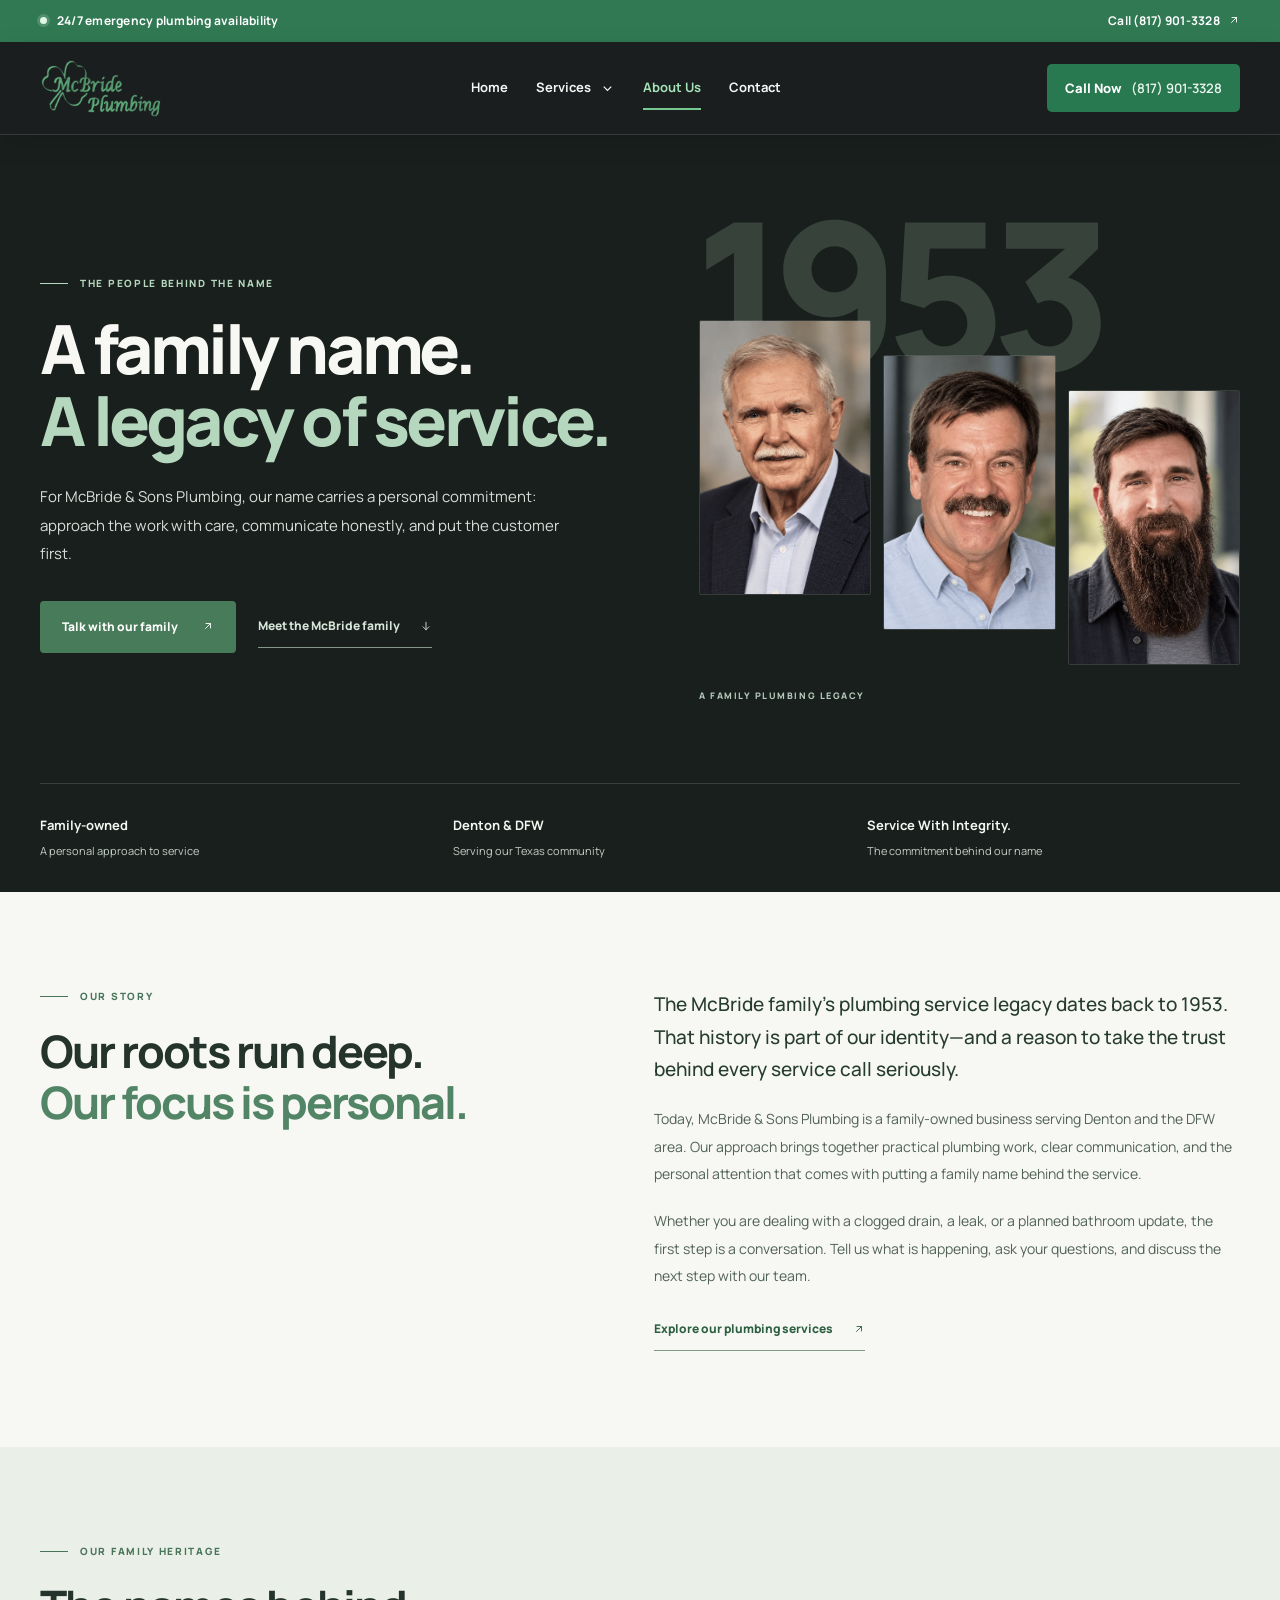
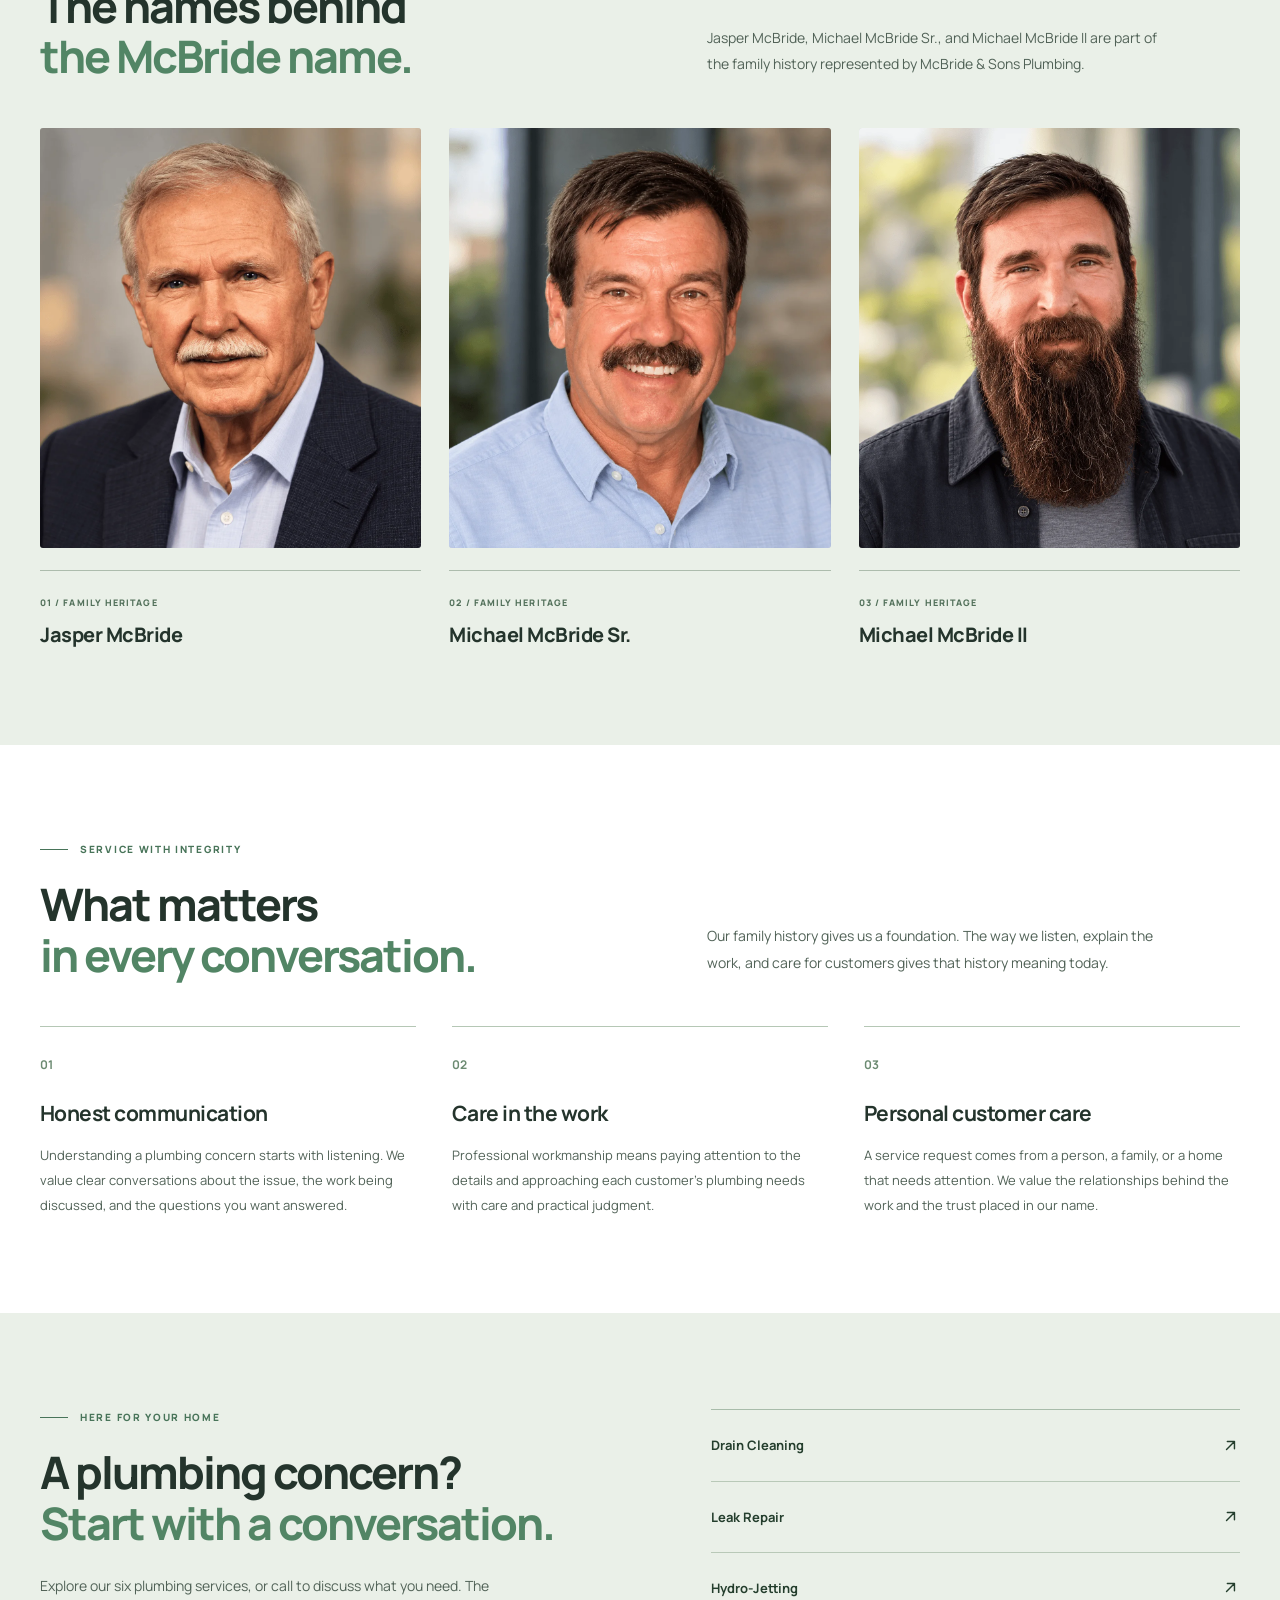
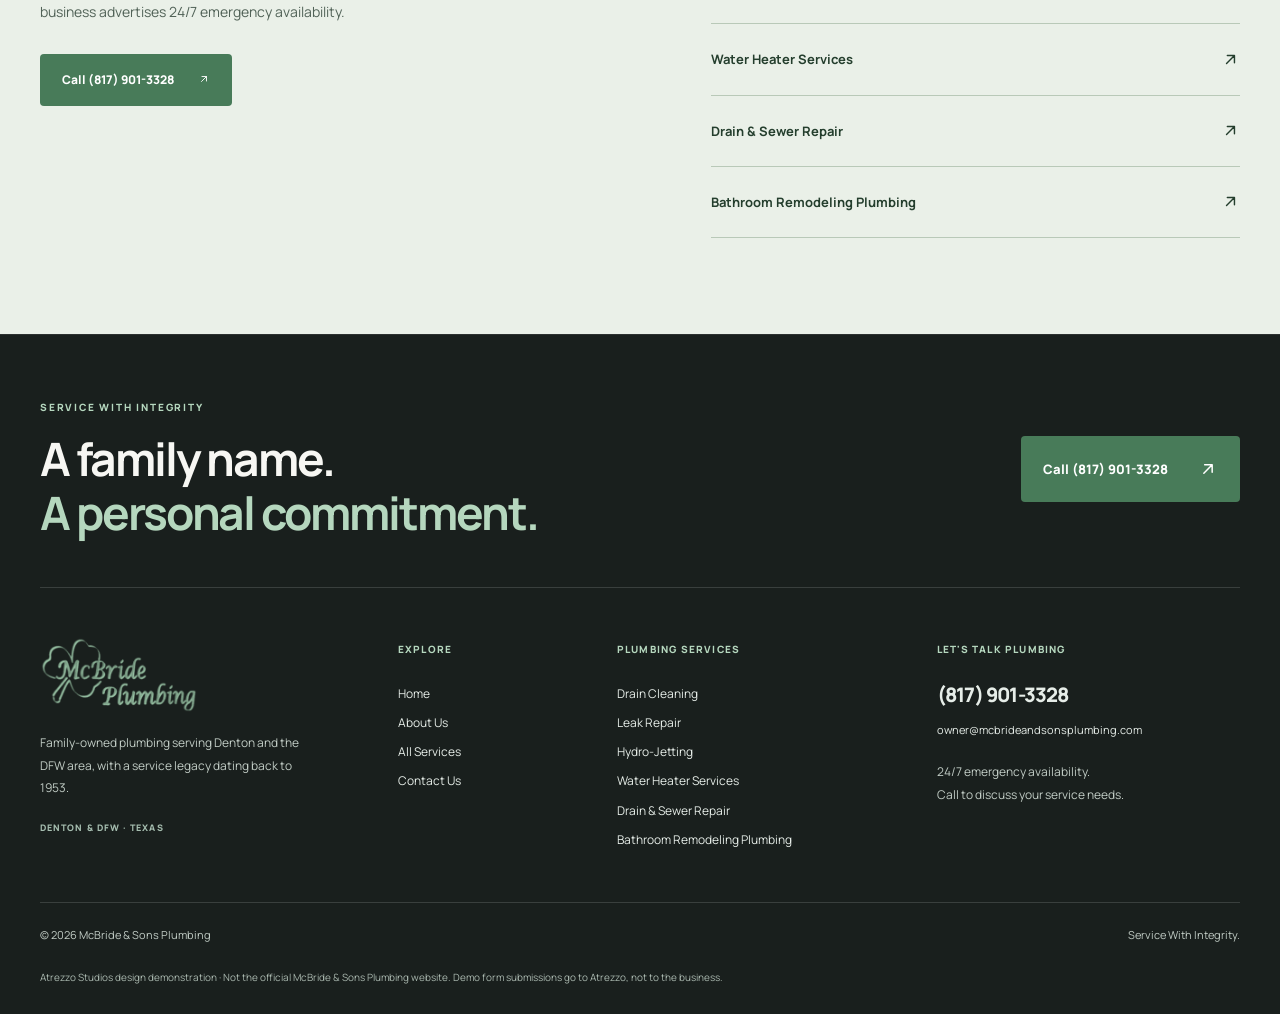
<file: about-us/index.html>
<!doctype html>
<html lang="en-US" data-page="about">
<head>
<meta charset="utf-8"/>
<meta content="width=device-width, initial-scale=1.0" name="viewport"/>



<!-- Google Fonts: Manrope -->
<link href="https://fonts.googleapis.com" rel="preconnect"/>
<link crossorigin="" href="https://fonts.gstatic.com" rel="preconnect"/>
<link href="https://fonts.googleapis.com/css2?family=Manrope:wght@300;400;500;600;700;800&amp;display=swap" rel="stylesheet"/>



<link href="../assets/css/styles.css" rel="stylesheet"/><link rel="stylesheet" href="../assets/css/site-nav.css?v=20261109-services-disclosure-v2">
<link rel="stylesheet" href="../assets/css/about.css?v=20261104">
<link rel="stylesheet" href="../assets/css/shared-footer.css?v=20261104">


<!-- BEGIN GENERATED SEO -->
<title>About McBride &amp; Sons Plumbing | Denton &amp; DFW</title>
<meta name="description" content="Meet the family behind McBride &amp; Sons Plumbing. Discover our service legacy dating back to 1953 and our commitment to customer care in Denton and DFW.">
<meta name="robots" content="noindex, nofollow">
<meta name="theme-color" content="#173f35">
<link rel="canonical" href="https://atrezzostudiosv-spec.github.io/mcbride-sons-plumbing/about-us/">
<link rel="icon" href="../assets/icons/favicon.svg?v=20261104" type="image/svg+xml">
<link rel="icon" href="../favicon.ico?v=20261104" sizes="any">
<link rel="icon" href="../assets/icons/favicon-32.png?v=20261104" type="image/png" sizes="32x32">
<link rel="apple-touch-icon" href="../assets/icons/apple-touch-icon.png?v=20261104" sizes="180x180">
<link rel="manifest" href="../site.webmanifest?v=20261104">
<meta property="og:type" content="website">
<meta property="og:locale" content="en_US">
<meta property="og:site_name" content="McBride &amp; Sons Plumbing">
<meta property="og:title" content="About McBride &amp; Sons Plumbing | Denton &amp; DFW">
<meta property="og:description" content="Meet the family behind McBride &amp; Sons Plumbing. Discover our service legacy dating back to 1953 and our commitment to customer care in Denton and DFW.">
<meta property="og:url" content="https://atrezzostudiosv-spec.github.io/mcbride-sons-plumbing/about-us/">
<meta property="og:image" content="https://atrezzostudiosv-spec.github.io/mcbride-sons-plumbing/assets/images/social/mcbride-social-card.jpg">
<meta property="og:image:secure_url" content="https://atrezzostudiosv-spec.github.io/mcbride-sons-plumbing/assets/images/social/mcbride-social-card.jpg">
<meta property="og:image:type" content="image/jpeg">
<meta property="og:image:width" content="1200">
<meta property="og:image:height" content="630">
<meta property="og:image:alt" content="McBride &amp; Sons Plumbing — Service With Integrity. Denton &amp; DFW.">
<meta name="twitter:card" content="summary_large_image">
<meta name="twitter:title" content="About McBride &amp; Sons Plumbing | Denton &amp; DFW">
<meta name="twitter:description" content="Meet the family behind McBride &amp; Sons Plumbing. Discover our service legacy dating back to 1953 and our commitment to customer care in Denton and DFW.">
<meta name="twitter:image" content="https://atrezzostudiosv-spec.github.io/mcbride-sons-plumbing/assets/images/social/mcbride-social-card.jpg">
<meta name="twitter:image:alt" content="McBride &amp; Sons Plumbing — Service With Integrity. Denton &amp; DFW.">
<script type="application/ld+json">{"@context": "https://schema.org", "@graph": [{"@type": "WebSite", "@id": "https://atrezzostudiosv-spec.github.io/mcbride-sons-plumbing/#website", "url": "https://atrezzostudiosv-spec.github.io/mcbride-sons-plumbing/", "name": "McBride & Sons Plumbing", "inLanguage": "en-US"}, {"@type": "Plumber", "@id": "https://mcbrideandsonsplumbing.com/#business", "name": "McBride & Sons Plumbing", "url": "https://mcbrideandsonsplumbing.com/", "telephone": "+18179013328", "email": "owner@mcbrideandsonsplumbing.com", "logo": "https://atrezzostudiosv-spec.github.io/mcbride-sons-plumbing/assets/images/mcbride-logo.webp", "image": "https://atrezzostudiosv-spec.github.io/mcbride-sons-plumbing/assets/images/social/mcbride-social-card.jpg", "description": "Family-owned plumbing serving Denton and the DFW area, with a family service legacy dating back to 1953.", "areaServed": ["Denton, Texas", "Dallas–Fort Worth, Texas"]}, {"@type": "AboutPage", "@id": "https://atrezzostudiosv-spec.github.io/mcbride-sons-plumbing/about-us/#webpage", "url": "https://atrezzostudiosv-spec.github.io/mcbride-sons-plumbing/about-us/", "name": "About McBride & Sons Plumbing | Denton & DFW", "description": "Meet the family behind McBride & Sons Plumbing. Discover our service legacy dating back to 1953 and our commitment to customer care in Denton and DFW.", "inLanguage": "en-US", "isPartOf": {"@id": "https://atrezzostudiosv-spec.github.io/mcbride-sons-plumbing/#website"}, "about": {"@id": "https://mcbrideandsonsplumbing.com/#business"}, "primaryImageOfPage": {"@type": "ImageObject", "url": "https://atrezzostudiosv-spec.github.io/mcbride-sons-plumbing/assets/images/social/mcbride-social-card.jpg", "width": 1200, "height": 630}, "breadcrumb": {"@id": "https://atrezzostudiosv-spec.github.io/mcbride-sons-plumbing/about-us/#breadcrumbs"}}, {"@type": "BreadcrumbList", "@id": "https://atrezzostudiosv-spec.github.io/mcbride-sons-plumbing/about-us/#breadcrumbs", "itemListElement": [{"@type": "ListItem", "position": 1, "name": "Home", "item": "https://atrezzostudiosv-spec.github.io/mcbride-sons-plumbing/"}, {"@type": "ListItem", "position": 2, "name": "About Us", "item": "https://atrezzostudiosv-spec.github.io/mcbride-sons-plumbing/about-us/"}]}]}</script>
<!-- END GENERATED SEO -->
<link rel="stylesheet" href="../assets/css/interface-icons.css?v=20261109-vector-ui-1">
<link rel="stylesheet" href="../assets/css/site-chrome.css?v=20261109-home-chrome-v1">
</head>
<body class="mc-about-page">
<a class="mc-about-skip" href="#main">Skip to content</a>
<div class="site-announcement" role="note"><div class="wrap announcement-inner"><span><span class="announcement-dot" aria-hidden="true"></span> 24/7 emergency plumbing availability</span><a href="tel:+18179013328" aria-label="Call McBride and Sons at 817 901 3328">Call (817) 901-3328 <span aria-hidden="true"><svg class="mc-ui-icon" viewBox="0 0 24 24" aria-hidden="true" focusable="false"><path d="M7 17 17 7M8 7h9v9"/></svg></span></a></div></div>
<header class="site-header at-site-nav at-nav-internal" id="site-header"><div class="wrap nav-inner"><a class="brand" href="../index.html" aria-label="McBride &amp; Sons Plumbing — Home"><img src="../assets/images/mcbride-logo.webp" width="1396" height="673" alt="McBride Plumbing"></a><nav class="desktop-nav" aria-label="Main navigation"><a href="../index.html">Home</a><div class="at-services-menu" data-services-menu ><button class="at-services-parent" type="button" aria-expanded="false" aria-controls="at-services-panel">Services <svg viewBox="0 0 24 24" aria-hidden="true" focusable="false"><path d="m6 9 6 6 6-6"/></svg></button><div class="at-services-panel" id="at-services-panel"><span class="at-panel-label">Explore our plumbing services</span><a class="at-all-services" href="../services/index.html">View All Services <svg class="mc-ui-icon" viewBox="0 0 24 24" aria-hidden="true" focusable="false"><path d="M7 17 17 7M8 7h9v9"/></svg></a><a href="../services/drain-cleaning/index.html">Drain Cleaning</a><a href="../services/leak-repair/index.html">Leak Repair</a><a href="../services/hydro-jetting/index.html">Hydro-Jetting</a><a href="../services/water-heaters/index.html">Water Heater Services</a><a href="../services/drain-sewer-repair/index.html">Drain &amp; Sewer Repair</a><a href="../services/bathroom-remodeling/index.html">Bathroom Remodeling Plumbing</a></div></div><a href="../about-us/index.html" aria-current="page">About Us</a><a href="../contact-us/index.html">Contact</a></nav><a class="nav-call" href="tel:+18179013328"><span>Call Now</span><span class="nav-call-number">(817) 901-3328</span></a><button class="mobile-menu-toggle" type="button" aria-controls="mobile-menu" aria-expanded="false" aria-label="Open navigation" data-mobile-toggle="true"><span class="menu-lines" aria-hidden="true"></span></button></div><nav id="mobile-menu" class="mobile-nav hidden" aria-label="Mobile navigation"><a href="../index.html">Home</a><div class="at-mobile-services"><div class="at-mobile-services-head"><button class="at-mobile-services-toggle" type="button" aria-expanded="false" aria-controls="at-mobile-services-list">Services <svg viewBox="0 0 24 24" aria-hidden="true" focusable="false"><path d="m6 9 6 6 6-6"/></svg></button></div><div class="at-mobile-services-list" id="at-mobile-services-list" hidden><a class="at-mobile-view-all" href="../services/index.html">View All Services</a><a href="../services/drain-cleaning/index.html">Drain Cleaning</a><a href="../services/leak-repair/index.html">Leak Repair</a><a href="../services/hydro-jetting/index.html">Hydro-Jetting</a><a href="../services/water-heaters/index.html">Water Heater Services</a><a href="../services/drain-sewer-repair/index.html">Drain &amp; Sewer Repair</a><a href="../services/bathroom-remodeling/index.html">Bathroom Remodeling Plumbing</a></div></div><a href="../about-us/index.html" aria-current="page">About Us</a><a href="../contact-us/index.html">Contact</a><a class="mobile-nav-call" href="tel:+18179013328">Call (817) 901-3328 <svg class="mc-ui-icon" viewBox="0 0 24 24" aria-hidden="true" focusable="false"><path d="M7 17 17 7M8 7h9v9"/></svg></a></nav></header>
<main id="main" class="mc-about">
  <section class="mc-about-hero" aria-labelledby="about-title">
    <div class="mc-about-wrap mc-about-hero-grid">
      <div class="mc-about-hero-copy"><span class="mc-about-eyebrow">THE PEOPLE BEHIND THE NAME</span><h1 id="about-title">A family name.<br><em>A legacy of service.</em></h1><p>For McBride &amp; Sons Plumbing, our name carries a personal commitment: approach the work with care, communicate honestly, and put the customer first.</p><div class="mc-about-actions"><a class="mc-about-button" href="tel:+18179013328">Talk with our family <span aria-hidden="true"><svg class="mc-ui-icon" viewBox="0 0 24 24" aria-hidden="true" focusable="false"><path d="M7 17 17 7M8 7h9v9"/></svg></span></a><a class="mc-about-text-link" href="#family">Meet the McBride family <span aria-hidden="true"><svg class="mc-ui-icon" viewBox="0 0 24 24" aria-hidden="true" focusable="false"><path d="M12 4.5v15m-6-6 6 6 6-6"/></svg></span></a></div></div>
      <div class="mc-about-hero-art" aria-hidden="true"><span class="mc-about-year">1953</span><div class="mc-about-portrait-stack"><img src="../assets/images/jasper-mcbride.webp" width="1122" height="1402" alt="" fetchpriority="high"><img src="../assets/images/michael-mcbride-sr.webp" width="1254" height="1254" alt=""><img src="../assets/images/michael-mcbride-ii.webp" width="1254" height="1254" alt=""></div><span class="mc-about-art-caption">A FAMILY PLUMBING LEGACY</span></div>
    </div>
    <div class="mc-about-wrap mc-about-facts"><span><strong>Family-owned</strong>A personal approach to service</span><span><strong>Denton &amp; DFW</strong>Serving our Texas community</span><span><strong>Service With Integrity.</strong>The commitment behind our name</span></div>
  </section>
  <section class="mc-about-story mc-about-section" aria-labelledby="story-title"><div class="mc-about-wrap mc-about-story-grid"><div><span class="mc-about-eyebrow">OUR STORY</span><h2 id="story-title">Our roots run deep.<br><em>Our focus is personal.</em></h2></div><div class="mc-about-prose"><p class="mc-about-lead">The McBride family's plumbing service legacy dates back to 1953. That history is part of our identity—and a reason to take the trust behind every service call seriously.</p><p>Today, McBride &amp; Sons Plumbing is a family-owned business serving Denton and the DFW area. Our approach brings together practical plumbing work, clear communication, and the personal attention that comes with putting a family name behind the service.</p><p>Whether you are dealing with a clogged drain, a leak, or a planned bathroom update, the first step is a conversation. Tell us what is happening, ask your questions, and discuss the next step with our team.</p><a class="mc-about-text-link" href="../services/index.html">Explore our plumbing services <span aria-hidden="true"><svg class="mc-ui-icon" viewBox="0 0 24 24" aria-hidden="true" focusable="false"><path d="M7 17 17 7M8 7h9v9"/></svg></span></a></div></div></section>
  <section class="mc-about-family mc-about-section" id="family" aria-labelledby="family-title"><div class="mc-about-wrap"><div class="mc-about-section-head"><div><span class="mc-about-eyebrow">OUR FAMILY HERITAGE</span><h2 id="family-title">The names behind<br><em>the McBride name.</em></h2></div><p>Jasper McBride, Michael McBride Sr., and Michael McBride II are part of the family history represented by McBride &amp; Sons Plumbing.</p></div><div class="mc-about-family-grid"><figure><div class="mc-about-family-photo"><img src="../assets/images/jasper-mcbride.webp" width="1122" height="1402" alt="Portrait of Jasper McBride" loading="lazy" decoding="async"></div><figcaption><span>01 / FAMILY HERITAGE</span><h3>Jasper McBride</h3></figcaption></figure><figure><div class="mc-about-family-photo"><img src="../assets/images/michael-mcbride-sr.webp" width="1254" height="1254" alt="Portrait of Michael McBride Sr." loading="lazy" decoding="async"></div><figcaption><span>02 / FAMILY HERITAGE</span><h3>Michael McBride Sr.</h3></figcaption></figure><figure><div class="mc-about-family-photo"><img src="../assets/images/michael-mcbride-ii.webp" width="1254" height="1254" alt="Portrait of Michael McBride II" loading="lazy" decoding="async"></div><figcaption><span>03 / FAMILY HERITAGE</span><h3>Michael McBride II</h3></figcaption></figure></div></div></section>
  <section class="mc-about-values mc-about-section" aria-labelledby="values-title"><div class="mc-about-wrap"><div class="mc-about-section-head"><div><span class="mc-about-eyebrow">SERVICE WITH INTEGRITY</span><h2 id="values-title">What matters<br><em>in every conversation.</em></h2></div><p>Our family history gives us a foundation. The way we listen, explain the work, and care for customers gives that history meaning today.</p></div><div class="mc-about-values-grid"><article><span>01</span><h3>Honest communication</h3><p>Understanding a plumbing concern starts with listening. We value clear conversations about the issue, the work being discussed, and the questions you want answered.</p></article><article><span>02</span><h3>Care in the work</h3><p>Professional workmanship means paying attention to the details and approaching each customer's plumbing needs with care and practical judgment.</p></article><article><span>03</span><h3>Personal customer care</h3><p>A service request comes from a person, a family, or a home that needs attention. We value the relationships behind the work and the trust placed in our name.</p></article></div></div></section>
  <section class="mc-about-next mc-about-section" aria-labelledby="next-title"><div class="mc-about-wrap mc-about-next-grid"><div><span class="mc-about-eyebrow">HERE FOR YOUR HOME</span><h2 id="next-title">A plumbing concern?<br><em>Start with a conversation.</em></h2><p>Explore our six plumbing services, or call to discuss what you need. The business advertises 24/7 emergency availability.</p><a class="mc-about-button" href="tel:+18179013328">Call (817) 901-3328 <span aria-hidden="true"><svg class="mc-ui-icon" viewBox="0 0 24 24" aria-hidden="true" focusable="false"><path d="M7 17 17 7M8 7h9v9"/></svg></span></a></div><nav aria-label="Explore our plumbing services"><a href="../services/drain-cleaning/index.html">Drain Cleaning <span aria-hidden="true"><svg class="mc-ui-icon" viewBox="0 0 24 24" aria-hidden="true" focusable="false"><path d="M7 17 17 7M8 7h9v9"/></svg></span></a><a href="../services/leak-repair/index.html">Leak Repair <span aria-hidden="true"><svg class="mc-ui-icon" viewBox="0 0 24 24" aria-hidden="true" focusable="false"><path d="M7 17 17 7M8 7h9v9"/></svg></span></a><a href="../services/hydro-jetting/index.html">Hydro-Jetting <span aria-hidden="true"><svg class="mc-ui-icon" viewBox="0 0 24 24" aria-hidden="true" focusable="false"><path d="M7 17 17 7M8 7h9v9"/></svg></span></a><a href="../services/water-heaters/index.html">Water Heater Services <span aria-hidden="true"><svg class="mc-ui-icon" viewBox="0 0 24 24" aria-hidden="true" focusable="false"><path d="M7 17 17 7M8 7h9v9"/></svg></span></a><a href="../services/drain-sewer-repair/index.html">Drain &amp; Sewer Repair <span aria-hidden="true"><svg class="mc-ui-icon" viewBox="0 0 24 24" aria-hidden="true" focusable="false"><path d="M7 17 17 7M8 7h9v9"/></svg></span></a><a href="../services/bathroom-remodeling/index.html">Bathroom Remodeling Plumbing <span aria-hidden="true"><svg class="mc-ui-icon" viewBox="0 0 24 24" aria-hidden="true" focusable="false"><path d="M7 17 17 7M8 7h9v9"/></svg></span></a></nav></div></section>
</main>
<footer class="mc-footer">
  <div class="mc-footer-inner">
    <div class="mc-footer-invitation">
      <div><span class="mc-footer-kicker">SERVICE WITH INTEGRITY</span><p>A family name.<br><em>A personal commitment.</em></p></div>
      <a class="mc-footer-call" href="tel:+18179013328">Call (817) 901-3328 <span aria-hidden="true"><svg class="mc-ui-icon" viewBox="0 0 24 24" aria-hidden="true" focusable="false"><path d="M7 17 17 7M8 7h9v9"/></svg></span></a>
    </div>
    <div class="mc-footer-grid">
      <div class="mc-footer-brand">
        <a href="../index.html" aria-label="McBride &amp; Sons Plumbing — Home"><img src="../assets/images/mcbride-logo.webp" width="1396" height="673" alt="McBride Plumbing" loading="lazy" decoding="async"></a>
        <p>Family-owned plumbing serving Denton and the DFW area, with a service legacy dating back to 1953.</p>
        <span class="mc-footer-location">DENTON &amp; DFW · TEXAS</span>
      </div>
      <nav aria-label="Footer navigation"><h2>Explore</h2><a href="../index.html">Home</a><a href="../about-us/index.html">About Us</a><a href="../services/index.html">All Services</a><a href="../contact-us/index.html">Contact Us</a></nav>
      <nav aria-label="Footer plumbing services"><h2>Plumbing services</h2><a href="../services/drain-cleaning/index.html">Drain Cleaning</a><a href="../services/leak-repair/index.html">Leak Repair</a><a href="../services/hydro-jetting/index.html">Hydro-Jetting</a><a href="../services/water-heaters/index.html">Water Heater Services</a><a href="../services/drain-sewer-repair/index.html">Drain &amp; Sewer Repair</a><a href="../services/bathroom-remodeling/index.html">Bathroom Remodeling Plumbing</a></nav>
      <div class="mc-footer-contact"><h2>Let's talk plumbing</h2><a class="mc-footer-phone" href="tel:+18179013328">(817) 901-3328</a><a class="mc-footer-email" href="mailto:owner@mcbrideandsonsplumbing.com">owner@mcbrideandsonsplumbing.com</a><p>24/7 emergency availability.<br>Call to discuss your service needs.</p></div>
    </div>
    <div class="mc-footer-bottom"><span>&copy; 2026 McBride &amp; Sons Plumbing</span><span>Service With Integrity.</span></div>
    <p class="mc-footer-demo" data-atrezzo-demo-notice>Atrezzo Studios design demonstration · Not the official McBride &amp; Sons Plumbing website. Demo form submissions go to Atrezzo, not to the business.</p>
  </div>
</footer>
<div class="mobile-callbar"><div><span>24/7 EMERGENCY LINE</span><strong>(817) 901-3328</strong></div><a href="tel:+18179013328"><svg viewBox="0 0 24 24" aria-hidden="true"><path d="M22 16.92v3a2 2 0 0 1-2.18 2A19.8 19.8 0 0 1 3.09 5.18 2 2 0 0 1 5.08 3h3a2 2 0 0 1 2 1.72l.46 2.81a2 2 0 0 1-.57 1.72l-1.3 1.3a16 16 0 0 0 4.78 4.78l1.3-1.3a2 2 0 0 1 1.72-.57l2.81.46A2 2 0 0 1 22 16.92z"/></svg> CALL NOW</a></div>
<script src="../assets/js/main.js?v=20261109-svg-close-v2" defer></script><script src="../assets/js/site-nav.js?v=20261109-services-disclosure-v2" defer></script>
</body></html>
</file>
<file: assets/css/home.css>
:root{--forest:#173f35;--deep:#112f28;--ink:#1d2b26;--body:#40524a;--cream:#f7f7f3;--paper:#fff;--sage:#ebf0ea;--line:#d9e0d8;--citrus:#d8e8c9;--gold:#ead7b2}
*,*::before,*::after{box-sizing:border-box}html{scroll-behavior:smooth}body{margin:0;background:var(--cream);color:var(--ink);font-family:Manrope,system-ui,-apple-system,BlinkMacSystemFont,'Segoe UI',sans-serif;-webkit-font-smoothing:antialiased}img{display:block;max-width:100%}a{color:inherit;text-decoration:none}button,input,select{font:inherit}button{cursor:pointer}svg{width:20px;height:20px;fill:none;stroke:currentColor;stroke-width:1.9;stroke-linecap:round;stroke-linejoin:round}p{line-height:1.75}h1,h2,h3,p{margin-top:0}.wrap{width:min(100% - 80px,1250px);margin-inline:auto}.hidden{display:none!important}:focus-visible{outline:3px solid #c0a36e;outline-offset:4px}.skip-link{position:absolute;top:-60px;left:16px;background:#fff;color:var(--forest);z-index:99;padding:12px 16px}.skip-link:focus{top:10px}
.site-announcement{background:var(--deep);color:#fff;font-size:12px;font-weight:700;letter-spacing:.02em}.announcement-inner{display:flex;justify-content:space-between;align-items:center;min-height:42px;gap:15px}.announcement-inner>span{display:inline-flex;align-items:center;gap:10px}.announcement-dot{width:7px;height:7px;border-radius:50%;background:#b8dbad;box-shadow:0 0 0 3px #b8dbad25;flex:0 0 auto}.announcement-inner a{white-space:nowrap;font-size:12px}.announcement-inner a span{margin-left:6px}.site-header{background:#fdfdfa;position:sticky;top:0;z-index:40;border-bottom:1px solid var(--line)}.nav-inner{min-height:92px;display:flex;align-items:center;justify-content:space-between;gap:25px}.brand{display:flex;align-items:center;flex:0 0 auto}.brand img{width:188px;height:78px;object-fit:contain;object-position:left center}.desktop-nav{display:flex;align-items:center;gap:32px}.desktop-nav a{font-weight:700;font-size:13px;color:#5f6e64;padding:34px 0;position:relative}.desktop-nav a:hover,.desktop-nav a[aria-current]{color:var(--forest)}.desktop-nav a[aria-current]:after{content:"";height:2px;background:var(--forest);position:absolute;bottom:22px;left:0;right:0}.nav-call{background:var(--forest);color:white;min-height:48px;padding:12px 18px;display:flex;align-items:center;gap:9px;border-radius:5px;font-size:13px;font-weight:800;transition:background .2s}.nav-call:hover{background:#265a48}.nav-call svg{width:16px;height:16px}.nav-call-number{font-weight:600;color:#d8e6dc}.mobile-menu-toggle{display:none;border:1px solid var(--line);background:#fff;width:46px;height:46px;border-radius:4px;align-items:center;justify-content:center}.menu-lines,.menu-lines:before,.menu-lines:after{display:block;position:relative;height:2px;width:20px;background:var(--forest)}.menu-lines:before,.menu-lines:after{position:absolute;content:"";left:0}.menu-lines:before{top:-6px}.menu-lines:after{top:6px}.mobile-nav{padding:8px 25px 26px;box-shadow:0 12px 20px #142e2222}.mobile-nav a{display:block;font-weight:700;padding:13px 8px;border-bottom:1px solid var(--line)}.mobile-nav .mobile-nav-call{background:var(--forest);color:white;text-align:center;margin-top:18px;border-radius:4px;border:none}
.hero{background:var(--forest);color:white;position:relative;overflow:hidden;padding:82px 0 88px}.hero-graphic{position:absolute;left:-2%;top:11%;font-size:390px;font-weight:800;line-height:1;letter-spacing:-.15em;opacity:.035;pointer-events:none;white-space:nowrap}.hero-graphic span{font-style:italic}.hero-grid{display:grid;grid-template-columns:minmax(0,1.14fr) minmax(365px,.86fr);gap:clamp(35px,5.5vw,92px);align-items:center;position:relative}.hero-story{min-width:0}.eyebrow{display:inline-flex;align-items:center;gap:13px;font-size:10px;font-weight:800;letter-spacing:.18em;line-height:1.5}.eyebrow-rule{width:30px;height:1px;background:currentColor}.eyebrow.light{color:#c8e7ca}.eyebrow.dark{color:#376e56}.hero h1{font-size:clamp(42px,4.8vw,70px);letter-spacing:-.068em;line-height:1.10;font-weight:800;max-width:760px;margin:24px 0}.hero h1 em{font-style:normal;color:#bcdcc1;display:block}.hero-description{font-size:15px;line-height:1.95;color:#d6e4db;max-width:580px;margin-bottom:27px}.hero-actions{display:flex;align-items:center;flex-wrap:wrap;gap:25px}.button{min-height:56px;padding:15px 24px;display:inline-flex;align-items:center;justify-content:center;gap:13px;font-size:13px;font-weight:800;transition:transform .2s ease,background .2s ease;border-radius:4px}.button:hover{transform:translateY(-2px)}.button-primary{min-width:190px}.button-warm{background:#e6ebdd;color:var(--deep)}.button-warm:hover{background:white}.button svg{width:18px;height:18px}.button-chevron{margin-left:14px;font-size:20px;font-weight:500}.hero-form-link{display:none;color:white;font-size:13px;font-weight:800;padding:8px 0;border-bottom:1px solid #8dbca5}.hero-form-link span{margin-left:9px}.hero-form-link:hover{color:#cce6d0}.hero-heritage{display:flex;align-items:center;gap:19px;margin-top:58px;padding-top:26px;border-top:1px solid #ffffff2b}.avatar-row{display:flex;padding-left:7px}.avatar-row img{width:47px;height:47px;border-radius:50%;border:3px solid var(--forest);object-fit:cover;object-position:top center;margin-left:-8px;background:#dfe5db}.hero-heritage>div:last-child{display:flex;flex-direction:column;gap:4px}.hero-heritage strong{font-size:13px}.hero-heritage span{color:#c0d2c8;font-size:11px}.hero-form-wrap{scroll-margin-top:125px}.form-outer{border-radius:7px;background:#fff;color:var(--ink);padding:clamp(25px,3vw,41px);box-shadow:0 30px 70px #0a251d55}.form-kicker{font-size:10px;letter-spacing:.13em;font-weight:800;color:#558069}.form-head{margin:12px 0 24px}.form-head h2{font-weight:800;letter-spacing:-.045em;font-size:31px;margin:0 0 5px}.form-head p{font-size:13px;color:#6c776f;margin:0}.form-field{margin-bottom:15px}.form-field label{display:block;font-size:11px;font-weight:800;color:#36483d;margin-bottom:7px}.form-field label span{color:#8f6745}.form-field input,.form-field select{width:100%;background:#f8faf7;border:1px solid #dce4d8;border-radius:4px;min-height:49px;padding:11px 14px;color:#1a2d22;font-size:13px;outline:none}.form-field input:focus,.form-field select:focus{border-color:#376e56;box-shadow:0 0 0 3px #3c7c5a20}.form-field input::placeholder{color:#9ba9a0}.form-consent{display:flex;align-items:flex-start;gap:10px;margin-top:16px;font-size:10px;line-height:1.65;color:#69756d}.form-consent input{flex:0 0 auto;margin-top:2px;accent-color:var(--forest);width:15px;height:15px}.form-submit{width:100%;border:0;background:var(--forest);color:white;min-height:53px;border-radius:4px;display:flex;align-items:center;justify-content:center;gap:19px;font-weight:800;font-size:13px;margin-top:21px}.form-submit:hover{background:#276348}.form-submit:disabled{opacity:.6;cursor:wait}.form-submit span{font-size:20px;font-weight:400}.form-status{font-size:10px!important;line-height:1.5!important;color:#788379;margin:10px 0 0}.text-green-800{color:#1b6646!important}.text-red-700{color:#a0322e!important}.trap{position:absolute;left:-9999px;width:1px;height:1px;overflow:hidden}
.proof{background:#edf1e9;border-bottom:1px solid #dce3d9}.proof-grid{display:grid;grid-template-columns:1.15fr 1fr 1fr 1fr;align-items:center;gap:0;min-height:137px}.proof-item{border-right:1px solid #cbd7c9;padding:0 31px}.proof-item:first-child{padding-left:0}.proof-large{font-size:clamp(26px,2.8vw,38px);line-height:1.2;font-weight:800;color:var(--deep);letter-spacing:-.055em;white-space:nowrap}.proof-large>span:first-child{font-size:17px;letter-spacing:-.02em}.small-stars{font-size:14px;color:#9c8153;letter-spacing:.05em;margin-left:6px}.proof-item p{font-size:11px;color:#5a6c5d;font-weight:650;margin:9px 0 0;line-height:1.5}.mini-arrow{font-size:15px;color:#718d7a;margin-left:9px;vertical-align:top}.proof-label{padding-left:35px;font-size:10px;color:#67816f;line-height:1.8;letter-spacing:.10em;font-weight:750}.proof-label strong{color:var(--deep);font-size:13px;letter-spacing:.005em}.section{padding:106px 0}.intro{background:#fff}.intro-grid{display:grid;grid-template-columns:1.05fr .95fr;gap:100px}.intro h2,.section-heading h2,.family h2,.approach h2,.end-cta h2{font-size:clamp(37px,4.2vw,59px);line-height:1.16;letter-spacing:-.057em;font-weight:800;margin:21px 0 0}.intro h2 span,.section-heading h2 span,.family h2 span,.end-cta h2 span{color:#72967c}.intro-copy{padding-top:21px}.intro-copy p{color:#56675d;font-size:14px;margin-bottom:15px}.text-link{display:inline-flex;align-items:center;gap:26px;padding:12px 0;border-bottom:1px solid #647f6c;color:var(--forest);font-weight:800;font-size:12px}.text-link span{font-size:18px;line-height:1}.text-link:hover{gap:33px;transition:gap .18s}.services{background:#f5f6f1}.section-heading{display:flex;justify-content:space-between;gap:50px;align-items:end;padding-bottom:40px}.section-heading p{max-width:390px;color:#617067;font-size:14px;margin:0}.services-list{border-top:1px solid #bbc9bf}.service-line{display:grid;grid-template-columns:40px 1.25fr 1.22fr 32px;gap:28px;align-items:center;border-bottom:1px solid #bdcbc0;padding:26px 10px 26px 0;transition:background .16s,padding .16s}.service-line:hover{background:#ebf0e9;padding-left:11px}.service-num{font-size:12px;color:#60806b;font-weight:800}.service-title{font-size:clamp(18px,2.1vw,26px);font-weight:800;letter-spacing:-.035em}.service-desc{font-size:12px;line-height:1.8;color:#647168}.service-arrow{display:flex;align-items:center;justify-content:center;width:31px;height:31px;background:#e4ebe1;border-radius:50%;font-size:18px;color:#365a44}.service-line:hover .service-arrow{background:var(--forest);color:white}.services-footer{display:flex;justify-content:space-between;align-items:center;padding-top:23px}.services-footer>span{font-size:11px;color:#8a988e}.family{background:#fff}.family-heading-row{display:grid;grid-template-columns:1.12fr .88fr;gap:100px;align-items:end;margin-bottom:47px}.family-heading-copy{max-width:440px}.family-heading-copy p{font-size:14px;color:#56685f}.family-gallery{display:grid;grid-template-columns:1.08fr 1fr 1fr;gap:22px;align-items:start}.family-person{margin:0}.family-image{overflow:hidden;background:#edf0e8;height:360px}.family-person img{width:100%;height:100%;object-fit:cover;object-position:center 13%;transition:transform .6s}.family-person:hover img{transform:scale(1.025)}.person-first .family-image{height:390px}.person-second{padding-top:36px}.person-third{padding-top:69px}.family-person figcaption{display:flex;align-items:center;gap:12px;font-size:15px;font-weight:800;margin-top:16px;color:var(--deep);letter-spacing:-.03em}.family-person figcaption span{font-size:11px;color:#7d9e82;letter-spacing:0}.family-end{display:flex;justify-content:space-between;align-items:center;margin-top:42px;border-top:1px solid #d7e0d6;padding-top:12px}.family-end p{color:#6f8777;font-size:12px;margin:0;font-weight:800}.approach{background:var(--deep);color:white}.approach-grid{display:grid;grid-template-columns:1fr 1fr;gap:85px}.approach h2{margin-top:24px}.approach h2 em{color:#a9c9b0;font-style:normal}.approach-left>p{margin-top:22px;font-size:14px;color:#bacbbf}.approach-benefits{margin-top:48px;display:flex;gap:12px;flex-wrap:wrap}.approach-benefits span{border:1px solid #71957d55;padding:11px 13px;border-radius:3px;font-size:11px;font-weight:800;color:#d7eadc}.approach-values{border-top:1px solid #6f917955}.value-line{padding:20px 0;border-bottom:1px solid #6f917955;display:grid;grid-template-columns:35px 1fr;gap:11px}.value-line>span{color:#82a78d;font-size:11px;padding-top:5px}.value-line h3{font-size:17px;letter-spacing:-.025em;margin:0 0 8px}.value-line p{font-size:12px;color:#bfd0c4;line-height:1.8;margin:0}.end-cta{background:#e4ebe1;padding:95px 0}.end-grid{display:flex;align-items:end;justify-content:space-between;gap:45px}.end-cta h2{margin-bottom:13px}.end-cta p{font-size:14px;color:#607165;max-width:620px;margin-bottom:0}.end-actions{display:flex;flex-direction:column;align-items:flex-start;gap:13px;flex-shrink:0}.button-dark{background:var(--forest);color:white}.button-dark:hover{background:#285f4f}.site-footer{background:#102d27;color:white;padding:72px 0 26px}.footer-grid{display:grid;grid-template-columns:1.35fr .7fr 1fr;gap:80px}.footer-grid img{width:180px;height:88px;object-fit:contain;object-position:left center;filter:brightness(0) invert(1);opacity:.88}.footer-grid p{max-width:310px;color:#c5d2c9;font-size:12px;line-height:1.9}.footer-grid nav,.footer-contact{display:flex;align-items:flex-start;flex-direction:column;gap:13px}.footer-grid strong{font-size:11px;color:#b7d2be;text-transform:uppercase;letter-spacing:.15em;margin:0 0 9px}.footer-grid a{font-size:12px;color:#eef4ef}.footer-grid a:hover{text-decoration:underline}.footer-contact span{color:#b8cfbe;font-size:12px;margin-top:8px}.footer-bottom{border-top:1px solid #345347;margin-top:57px;padding-top:23px;display:flex;justify-content:space-between;gap:15px;font-size:10px;color:#94b29e}.mobile-callbar{display:none}
@media(max-width:1150px){.wrap{width:min(100% - 52px,1250px)}.desktop-nav{gap:20px}.nav-call-number{display:none}.hero-grid{grid-template-columns:1.08fr .92fr;gap:38px}.hero h1{font-size:49px}.hero-description{font-size:14px}.intro-grid,.family-heading-row{gap:50px}.approach-grid{gap:45px}}
@media(max-width:900px){.wrap{width:min(100% - 40px,1250px)}.desktop-nav{display:none}.nav-call{margin-left:auto}.mobile-menu-toggle{display:flex}.nav-inner{min-height:74px}.brand img{width:166px;height:67px}.hero{padding:65px 0}.hero-grid{grid-template-columns:1fr;max-width:680px;margin:auto;gap:35px}.hero h1{font-size:clamp(45px,7vw,65px);max-width:690px}.hero-story{max-width:690px}.hero-heritage{margin-top:33px}.form-outer{padding:31px}.proof-grid{grid-template-columns:repeat(3,1fr)}.proof-label{display:none}.proof-item{padding:0 22px}.section{padding:78px 0}.intro-grid,.family-heading-row,.approach-grid{gap:40px}.intro h2,.section-heading h2,.family h2,.approach h2,.end-cta h2{font-size:clamp(35px,5vw,51px)}.family-image,.person-first .family-image{height:275px}.family-person figcaption{font-size:12px}.service-line{grid-template-columns:34px 1fr 1fr 30px;gap:15px}.footer-grid{gap:40px}}
@media(max-width:640px){body{padding-bottom:80px}.wrap{width:min(100% - 36px,1250px)}.announcement-inner{justify-content:center;min-height:36px}.announcement-inner a{display:none}.site-announcement{font-size:10px}.nav-inner{min-height:71px}.brand img{width:140px;height:62px}.nav-call{display:none}.hero{padding:58px 0 53px}.hero h1{font-size:clamp(38px,10vw,54px);letter-spacing:-.059em;margin:20px 0}.hero-description{font-size:13px;line-height:1.85}.hero-actions{gap:14px;display:grid;grid-template-columns:1fr 1fr}.hero-actions .button{min-width:0;min-height:52px;padding:12px 7px;font-size:12px;gap:8px}.hero-actions .button-chevron{display:none}.hero-form-link{text-align:center;font-size:12px}.hero-heritage{padding-top:20px;margin-top:30px}.avatar-row img{width:43px;height:43px}.hero-heritage strong{font-size:12px}.hero-heritage span{font-size:10px}.hero-form-wrap{scroll-margin-top:100px}.form-outer{padding:24px 22px;border-radius:5px}.form-head h2{font-size:27px}.form-status{font-size:10px}.proof-grid{min-height:0;grid-template-columns:repeat(3,minmax(0,1fr));padding:22px 0}.proof-item{padding:0 10px;text-align:center}.proof-item:first-child{padding:0 10px}.proof-large{font-size:25px}.proof-large>span:first-child{font-size:11px}.small-stars{display:block;font-size:10px;margin:2px 0 0}.proof-item p{font-size:9px}.mini-arrow{display:none}.section{padding:69px 0}.intro-grid,.family-heading-row,.approach-grid{grid-template-columns:1fr;gap:22px}.intro h2,.section-heading h2,.family h2,.approach h2,.end-cta h2{font-size:clamp(35px,9vw,45px)}.intro-copy{padding:0}.section-heading{display:block;padding-bottom:24px}.section-heading p{margin-top:18px}.service-line{grid-template-columns:26px minmax(0,1fr) 26px;gap:10px;padding:20px 0}.service-title{font-size:18px}.service-desc{grid-column:2;grid-row:2;font-size:12px;line-height:1.65}.service-arrow{grid-column:3;grid-row:1;align-self:center}.services-footer{padding-top:20px}.family-heading-row{margin-bottom:30px}.family-heading-copy p{font-size:13px}.family-gallery{grid-template-columns:1fr;gap:28px}.person-second,.person-third{padding-top:0}.family-image,.person-first .family-image{height:auto;aspect-ratio:4/3;max-height:340px}.person-first .family-image{aspect-ratio:4/3}.family-person img{object-position:center 20%}.family-person figcaption{font-size:15px;margin-top:12px}.family-end{margin-top:30px}.approach-benefits{margin-top:23px}.approach-values{margin-top:18px}.end-cta{padding:70px 0}.end-grid{display:block}.end-actions{margin-top:26px}.footer-grid{grid-template-columns:1fr 1fr;gap:30px}.footer-grid>div:first-child{grid-column:1/-1}.footer-bottom{display:flex;flex-direction:column;line-height:1.7;margin-top:35px}.mobile-callbar{position:fixed;bottom:0;left:0;right:0;z-index:50;background:#fff;box-shadow:0 -6px 30px #102c2133;border-top:1px solid var(--line);padding:9px 17px calc(9px + env(safe-area-inset-bottom));display:flex;align-items:center;justify-content:space-between;gap:15px}.mobile-callbar>div{display:flex;flex-direction:column;gap:4px}.mobile-callbar span{font-weight:800;font-size:9px;color:#518066;letter-spacing:.06em}.mobile-callbar strong{font-weight:800;font-size:13px;color:var(--forest)}.mobile-callbar a{display:inline-flex;gap:9px;align-items:center;background:var(--forest);color:#fff;min-height:49px;padding:11px 20px;border-radius:4px;font-size:12px;font-weight:800;white-space:nowrap}.mobile-callbar svg{width:15px;height:15px}}
@media(max-width:375px){.hero h1{font-size:36px}.hero-actions{grid-template-columns:1fr}.hero-form-link{justify-self:center}.mobile-callbar a{padding-inline:12px}.mobile-callbar strong{font-size:12px}}
@media(prefers-reduced-motion:reduce){html{scroll-behavior:auto!important}*,*::before,*::after{scroll-behavior:auto!important;transition:none!important;animation:none!important}}

/* Preserve published benefit descriptions, not just benefit names. */
.approach-benefits{display:grid;grid-template-columns:repeat(2,minmax(0,1fr));gap:12px}
.approach-benefits>div{border-top:1px solid #71957d66;padding:17px 0 0;max-width:270px}
.approach-benefits strong{display:block;color:#d7eadc;font-size:12px}
.approach-benefits p{font-size:11px;color:#bcd0c1;line-height:1.7;margin:8px 0 0}
@media(max-width:640px){.approach-benefits{grid-template-columns:1fr}.approach-benefits>div{max-width:none}}


/* ATREZZO / HOME HERO V3 — Industrial Editorial Premium, 2026-10-26
   Source: Anıl Karakaya / Pexels, photograph #6419128.
   https://www.pexels.com/photo/plumber-installs-pipe-fittings-6419128/
   License: Free Pexels photo (commercial use). This is illustrative stock photography;
   NOT a McBride & Sons Plumbing employee, project or customer.
   This is a scoped visual refinement: preserve Home copy, CTA actions and form behavior. */

.hero {
  isolation: isolate;
  background: #141b19;
  padding-block: clamp(74px, 7.5vw, 112px);
}
.hero::before {
  content: "";
  position: absolute;
  inset: 0;
  z-index: 0;
  pointer-events: none;
  background-image: url("https://images.pexels.com/photos/6419128/pexels-photo-6419128.jpeg?auto=compress&cs=tinysrgb&w=2000");
  background-size: cover;
  background-position: 57% center;
  background-repeat: no-repeat;
  filter: brightness(1.07) contrast(1.045) saturate(.92);
}
.hero::after {
  content: "";
  position: absolute;
  inset: 0;
  z-index: 0;
  pointer-events: none;
  background:
    linear-gradient(90deg,
      rgba(15,20,19,.85) 0%,
      rgba(15,20,19,.76) 30%,
      rgba(15,20,19,.31) 62%,
      rgba(15,20,19,.10) 100%),
    linear-gradient(0deg,
      rgba(13,17,16,.35) 0%,
      rgba(13,17,16,0) 27%,
      rgba(13,17,16,.11) 100%);
}
.hero .hero-grid {
  z-index: 1;
  position: relative;
  width: 100%;
  grid-template-columns: minmax(0, 1.18fr) minmax(355px, .82fr);
  gap: clamp(40px, 5vw, 82px);
  align-items: center;
}
.hero h1 {
  font-size: clamp(43px, 4.15vw, 60px);
  letter-spacing: -.061em;
  line-height: 1.09;
  max-width: 700px;
  text-wrap: balance;
}
.hero h1 em { color: #e1ebdf; }
.hero .hero-description {
  max-width: 540px;
  font-size: 14.5px;
  line-height: 1.8;
  color: #f0f2ed;
}
.hero .hero-heritage { border-top-color: rgba(255,255,255,.31); }
.hero .hero-heritage span { color: #e2e6df; }
.hero .hero-form-wrap {
  justify-self: end;
  width: 100%;
  max-width: 444px;
}
.hero .form-outer {
  border-radius: 9px;
  padding: 28px 28px 23px;
  background: #faf9f6;
  border: 1px solid rgba(255,255,255,.88);
  box-shadow: 0 18px 42px rgba(0,0,0,.20);
  color: #192b22;
}
.hero .form-head { margin: 10px 0 18px; }
.hero .form-head h2 {
  font-size: clamp(24px, 2.25vw, 28px);
  letter-spacing: -.046em;
}
.hero .form-head p { line-height: 1.55; }
.hero .form-field { margin-bottom: 10px; }
.hero .form-field label {
  font-size: 12px;
  margin-bottom: 5px;
}
.hero .form-field input,
.hero .form-field select {
  min-height: 44px;
  padding: 10px 12px;
  font-size: 13px;
  background: #fff;
  border-color: #d4dad3;
}
.hero .form-consent {
  font-size: 11px;
  line-height: 1.5;
  margin-top: 12px;
}
.hero .form-consent input { flex: 0 0 auto; width: 17px; height: 17px; }
.hero .form-submit {
  min-height: 48px;
  margin-top: 14px;
  border-radius: 5px;
}
.hero .form-status {
  font-size: 11px !important;
  line-height: 1.5 !important;
}

/* Tablet and mobile: protect content hierarchy while keeping the image discernible.
   Background occupies the storytelling area; the lower form sits over charcoal. */
@media (max-width: 1023px) {
  .hero { padding-block: 60px 68px; }
  .hero::before {
    inset: 0 0 auto;
    height: min(690px, 68%);
    background-position: 60% 44%;
  }
  .hero::after {
    background:
      linear-gradient(180deg,
        rgba(14,19,18,.67) 0%,
        rgba(14,19,18,.73) 26%,
        rgba(14,19,18,.90) 55%,
        #141b19 88%);
  }
  .hero .hero-grid {
    grid-template-columns: 1fr;
    gap: 36px;
    max-width: 700px;
    margin-inline: auto;
  }
  .hero .hero-form-wrap { max-width: 600px; justify-self: start; }
  .hero h1 { font-size: clamp(42px, 7vw, 61px); }
}
@media (max-width: 640px) {
  .hero { padding-block: 55px 62px; }
  .hero::before {
    height: 550px;
    max-height: 58%;
    background-image: url("https://images.pexels.com/photos/6419128/pexels-photo-6419128.jpeg?auto=compress&cs=tinysrgb&w=1000");
    background-position: 58% 34%;
  }
  .hero::after {
    background: linear-gradient(180deg,
      rgba(15,20,19,.68) 0%,
      rgba(15,20,19,.76) 27%,
      rgba(15,20,19,.93) 48%,
      #141b19 82%);
  }
  .hero .hero-grid { gap: 29px; }
  .hero h1 { font-size: clamp(37px, 9.5vw, 51px); }
  .hero .hero-description { font-size: 13px; line-height: 1.8; }
  .hero .form-outer { padding: 23px 19px 19px; }
  .hero .form-head h2 { font-size: 25px; }
  .hero .form-status { font-size: 11px !important; }
}
@media (max-width: 375px) {
  .hero h1 { font-size: 36px; }
  .hero .form-outer { padding-inline: 17px; }
}



/* ATREZZO / HOME HERO V4 — Grid alignment + native mobile modal (2026-10-26)
   Fix: V3's width:100% overrode .wrap and removed the agreed side gutters.
   Align hero to the same max-width as the header and subsequent sections. */
.hero .hero-grid {
  width: min(calc(100% - 80px), 1250px);
  max-width: 1250px;
  margin-inline: auto;
}
@media (max-width: 1150px) {
  .hero .hero-grid { width: min(calc(100% - 52px), 1250px); }
}
@media (max-width: 900px) {
  .hero .hero-grid { width: min(calc(100% - 40px), 1250px); }
}
@media (max-width: 640px) {
  .hero .hero-grid { width: min(calc(100% - 36px), 1250px); }
}

/* Modal available on mobile and tablet, up to 1023px. With JS disabled,
   the inline form remains available and the callback anchor scrolls to it. */
@media (max-width: 1023px) {
  html.hero-popup-ready .hero .hero-form-wrap {
    display: none;
  }
  html.hero-popup-ready .hero .hero-form-link {
    display: inline-flex;
    justify-content: center;
    align-items: center;
    gap: 8px;
    min-height: 52px;
    padding: 11px 14px;
    border: 1px solid rgba(255,255,255,.76);
    border-radius: 5px;
    background: rgba(10,22,19,.42);
    color: #fff;
    font-size: 12px;
    font-weight: 800;
    line-height: 1.3;
    text-decoration: none;
    text-align: center;
    backdrop-filter: blur(5px);
  }
  html.hero-popup-ready .hero .hero-form-link:hover,
  html.hero-popup-ready .hero .hero-form-link:focus-visible {
    background: rgba(255,255,255,.15);
  }
  html.hero-popup-ready .hero .hero-form-link span { margin-left: 0; }
  html.hero-popup-ready .hero { padding-bottom: 58px; }
  html.hero-popup-ready .hero .hero-heritage { margin-top: 38px; }
}
/* Desktop: the form is already visible beside the headline, so a second
   "Request a Callback" CTA would be redundant. Keep Call Now. */
/* Robust desktop-first visibility. At >=1024px, the form is already inline. */
@media (min-width: 1024px) {
  .hero .hero-actions > .hero-form-link { display: none !important; }
}
@media (max-width: 1023px) {
  .hero .hero-actions > .hero-form-link { display: inline-flex; }
}
body.hero-dialog-open { overflow: hidden; }

/* Native dialog lives in document.body, so it is not clipped by hero overflow
   or the persistent mobile call bar. The dialog uses its browser top layer. */
dialog.hero-callback-dialog {
  position: fixed;
  box-sizing: border-box;
  width: min(calc(100% - 28px), 470px);
  max-width: 470px;
  max-height: min(90dvh, 760px);
  margin: auto;
  padding: 0;
  border: 0;
  border-radius: 12px;
  background: #faf9f6;
  color: #192b22;
  overflow-y: auto;
  overscroll-behavior: contain;
  box-shadow: 0 24px 90px rgba(0,0,0,.35);
}
dialog.hero-callback-dialog:not([open]) { display: none; }
dialog.hero-callback-dialog::backdrop {
  background: rgba(5,13,11,.75);
  backdrop-filter: blur(5px);
}
.hero-dialog-toolbar {
  position: sticky;
  top: 0;
  z-index: 2;
  display: flex;
  justify-content: space-between;
  align-items: center;
  gap: 16px;
  padding: 14px 18px;
  border-bottom: 1px solid #d9e1d9;
  background: #faf9f6;
}
.hero-dialog-toolbar strong {
  font-family: Manrope,system-ui,sans-serif;
  font-size: 14px;
  font-weight: 800;
}
.hero-dialog-close {
  display: inline-flex;
  justify-content: center;
  align-items: center;
  flex: 0 0 44px;
  width: 44px;
  height: 44px;
  border: 1px solid #d1dcd1;
  border-radius: 8px;
  background: #fff;
  color: #173f35;
  font: inherit;
  font-size: 27px;
  cursor: pointer;
}
.hero-dialog-close:hover { background: #e9f0e9; }
.hero-dialog-close:focus-visible { outline: 3px solid #1e6a4b; outline-offset: 2px; }
.hero-dialog-content .form-outer {
  border: 0;
  border-radius: 0;
  background: #faf9f6;
  box-shadow: none;
  padding: 20px 22px 25px;
}
.hero-dialog-content .form-head { margin: 8px 0 20px; }
.hero-dialog-content .form-head h2 { font-size: 27px; }
.hero-dialog-content .form-field { margin-bottom: 14px; }
.hero-dialog-content .form-field label { font-size: 12px; }
.hero-dialog-content .form-field input,
.hero-dialog-content .form-field select { min-height: 47px; }
.hero-dialog-content .form-consent { font-size: 12px; line-height: 1.55; }
.hero-dialog-content .form-submit { min-height: 50px; }
.hero-dialog-content .form-status { font-size: 11px!important; line-height: 1.6!important; }
@media (max-width: 375px) {
  dialog.hero-callback-dialog { width: calc(100% - 20px); }
  .hero-dialog-content .form-outer { padding: 15px 17px 22px; }
  .hero-dialog-toolbar { padding: 10px 15px; }
}
@media (prefers-reduced-motion: reduce) {
  dialog.hero-callback-dialog,
  .hero .hero-form-link { animation: none; transition: none; }
}


/* ATREZZO / HOME CINEMATIC v1 — video is decorative, not a substitute for CTA.
   CSS background image in ::before stays visible as the accessibility,
   data-saving, loading-error and mobile/tablet fallback. */
.hero-video{
  position:absolute;
  inset:0;
  z-index:0;
  width:100%;
  height:100%;
  object-fit:cover;
  object-position:57% center;
  pointer-events:none;
  opacity:0;
  transform:scale(1.015);
  transition:opacity .85s ease;
}
.hero.hero-video-playing .hero-video{opacity:1}
.hero::after{z-index:0} /* dark text-protection veil overlays photo AND video */
.hero .hero-grid{z-index:1}
@media(max-width:1023px){
  .hero-video{display:block;object-position:56% 47%}
}
@media(max-width:640px){
  .hero-video{object-position:60% center;transform:none}
}
@media(prefers-reduced-motion:reduce){
  .hero-video{display:none!important;transition:none}
  .hero.hero-video-playing .hero-video{opacity:0}
}
/* Controlled entrance: headline leads, then supporting message; never animate
   the functional form fields or the mobile call and popup controls. */
@media(min-width:1024px) and (prefers-reduced-motion:no-preference){
  @keyframes atrezzoHeroEnter{
    from{opacity:0;transform:translate3d(0,16px,0)}
    to{opacity:1;transform:translate3d(0,0,0)}
  }
  .hero .hero-story > .eyebrow{animation:atrezzoHeroEnter .65s both}
  .hero .hero-story > h1{animation:atrezzoHeroEnter .75s .11s both}
  .hero .hero-story > .hero-description{animation:atrezzoHeroEnter .72s .22s both}
  .hero .hero-story > .hero-actions{animation:atrezzoHeroEnter .68s .32s both}
  .hero .hero-story > .hero-heritage{animation:atrezzoHeroEnter .7s .42s both}
}
/* Editorial reveal. JS adds the classes only when supported and used on
   sufficiently large screens. Site content remains visible without JS. */
@media(min-width:768px) and (prefers-reduced-motion:no-preference){
  .atrezzo-reveal{
    opacity:0;
    transform:translate3d(0,22px,0);
    transition:opacity .82s cubic-bezier(.2,.7,.2,1),
               transform .82s cubic-bezier(.2,.7,.2,1);
    transition-delay:var(--reveal-delay,0ms);
    will-change:opacity,transform;
  }
  .atrezzo-reveal.is-visible{
    opacity:1;
    transform:translate3d(0,0,0);
    will-change:auto;
  }
  /* Only the authentic family portrait container gains a restrained zoom on
     hover/focus, with no interaction or navigation impact. */
  .family-person .family-image img{
    transition:transform .75s cubic-bezier(.2,.7,.2,1);
  }
  .family-person:hover .family-image img{transform:scale(1.035)}
}
@media(prefers-reduced-motion:reduce){
  .atrezzo-reveal,.atrezzo-reveal.is-visible{opacity:1;transform:none;transition:none}
}


/* Accessible pause/play for the moving desktop-only hero background. */
.hero-video-toggle{
  position:absolute;
  left:max(40px,calc((100vw - 1250px)/2));
  bottom:22px;
  z-index:2;
  display:inline-flex;
  align-items:center;
  justify-content:center;
  border:1px solid rgba(255,255,255,.42);
  border-radius:999px;
  padding:9px 14px;
  min-height:40px;
  background:rgba(18,24,22,.53);
  color:#fff;
  font:700 11px/1.4 Manrope,system-ui,sans-serif;
  letter-spacing:.015em;
  cursor:pointer;
  backdrop-filter:blur(4px);
}
.hero-video-toggle:hover{background:rgba(18,24,22,.75)}
.hero-video-toggle:focus-visible{outline:3px solid #f5e8ca;outline-offset:3px}
.hero-video-toggle[hidden]{display:none!important}
@media(max-width:1150px){
  .hero-video-toggle{left:26px}
}
@media(max-width:1023px){
  .hero-video-toggle{
    left:auto;
    right:20px;
    bottom:12px;
    min-height:36px;
    padding:8px 12px;
    font-size:10px;
  }
}
@media(prefers-reduced-motion:reduce){
  .hero-video-toggle{display:none!important}
}

/* ATREZZO / HOME CINEMATIC v2 (2026-10-26)
   Less opaque charcoal, keeping the headline readable. The mobile hero now
   shows actual licensed motion when network and user preferences permit.
   Source: Stepan SK / Pexels #7584858 (residential faucet repair), free use.
   Still photograph remains as fallback if video fails or is not requested. */
.hero::after{
  background:
    linear-gradient(90deg,
      rgba(13,18,17,.76) 0%,
      rgba(13,18,17,.62) 34%,
      rgba(13,18,17,.22) 69%,
      rgba(13,18,17,.08) 100%),
    linear-gradient(0deg,
      rgba(13,18,17,.17) 0%,
      rgba(13,18,17,0) 32%,
      rgba(13,18,17,.08) 100%);
}
.hero .hero-description{text-shadow:0 1px 9px rgba(0,0,0,.31)}
.hero h1{text-shadow:0 1px 12px rgba(0,0,0,.19)}
@media(max-width:1023px){
  .hero::after{
    background:linear-gradient(180deg,
      rgba(12,18,16,.60) 0%,
      rgba(12,18,16,.61) 42%,
      rgba(12,18,16,.72) 72%,
      rgba(12,18,16,.78) 100%);
  }
  .hero-video{object-position:58% center}
}
@media(max-width:640px){
  .hero::after{
    background:linear-gradient(180deg,
      rgba(12,18,16,.68) 0%,
      rgba(12,18,16,.62) 38%,
      rgba(12,18,16,.72) 75%,
      rgba(12,18,16,.78) 100%);
  }
  .hero-video{object-position:60% center}
  .hero-video-toggle{right:18px;bottom:11px}
}
@media(prefers-reduced-motion:reduce){
  .hero-video,.hero-video-toggle{display:none!important}
}



/* ATREZZO / TRUST + REVIEWS V1 — editorial trust rail, 2026-10-26.
   Three purposeful links: rating -> review section; heritage -> About;
   24/7 -> direct telephone. Use authentic portraits only, no fictitious
   Google screenshot, fake historical truck photo or invented star reviews. */
.proof{
  position:relative;
  z-index:3;
  margin-top:-22px;
  padding:0 0 38px;
  background:linear-gradient(to bottom,transparent 0 22px,#fff 22px 100%);
  border-bottom:0;
}
.proof .proof-grid{
  display:grid;
  grid-template-columns:minmax(0,1.28fr) minmax(0,.92fr) minmax(0,.93fr);
  gap:0;
  align-items:stretch;
  min-height:235px;
  border:1px solid #dce2d9;
  border-radius:12px;
  background:#f2f4ee;
  box-shadow:0 18px 35px rgba(21,42,32,.09);
  overflow:hidden;
}
.proof .proof-card{
  position:relative;
  display:flex;
  flex-direction:column;
  min-width:0;
  padding:26px clamp(22px,2.9vw,44px) 22px;
  text-align:left;
  color:#17382d;
  text-decoration:none;
  outline-offset:-4px;
  transition:background-color .25s ease,transform .25s ease;
}
.proof .proof-card:not(:last-child){border-right:1px solid #d4ded1}
.proof .proof-card:focus-visible{outline:3px solid #a08145;z-index:2}
.proof .proof-card:hover{background-color:rgba(255,255,255,.44)}
.proof .proof-kicker{
  display:block;
  font-weight:800;
  letter-spacing:.13em;
  font-size:11px;
  color:#5b7363;
}
.proof .proof-action{
  display:inline-flex;
  align-items:center;
  gap:12px;
  margin-top:auto;
  padding-top:14px;
  color:#24513f;
  font-size:12px;
  font-weight:800;
  line-height:1.45;
}
.proof .proof-action span{font-size:16px;line-height:1}
.proof .proof-card:hover .proof-action span{transform:translate(2px,-1px)}
.proof .proof-action span{transition:transform .2s ease}
.proof .proof-rating{
  background:linear-gradient(110deg,#fafbf7,#f0f3eb);
}
.proof .proof-rating-top{
  display:flex;
  align-items:center;
  gap:13px;
  min-height:32px;
}
.proof-google-mark{
  display:inline-grid;
  place-items:center;
  flex:0 0 32px;
  width:32px;
  height:32px;
  border-radius:50%;
  background:#fff;
  font:800 22px/1 Manrope,system-ui,sans-serif;
  letter-spacing:-.075em;
  color:#4285f4;
  background-image:linear-gradient(33deg,#34a853 0 25%,#4285f4 26% 55%,#ea4335 56% 72%,#fbbc05 73% 100%);
  -webkit-background-clip:text;
  background-clip:text;
  -webkit-text-fill-color:transparent;
}
.proof .proof-card-arrow{
  margin-left:auto;
  color:#718d7a;
  font-size:20px;
}
.proof .proof-rating-number{
  margin:11px 0 2px;
  font-weight:800;
  font-size:clamp(56px,5.6vw,78px);
  line-height:1;
  letter-spacing:-.082em;
  color:#133b30;
  font-variant-numeric:tabular-nums;
}
.proof .proof-rating-number span{
  font-size:.35em;
  font-weight:650;
  letter-spacing:-.025em;
  color:#62786b;
  margin-left:6px;
}
.proof .proof-stars{
  color:#a17b36;
  font-size:22px;
  letter-spacing:.13em;
  line-height:1.35;
}
.proof .proof-rating p{
  font-size:12px;
  color:#5d7065;
  font-weight:600;
  margin:4px 0 0;
}
.proof .proof-number{
  display:block;
  font-size:clamp(47px,4.5vw,62px);
  line-height:1.05;
  font-weight:800;
  letter-spacing:-.07em;
  color:#17382d;
  margin:13px 0 7px;
}
.proof .proof-description{
  display:block;
  max-width:220px;
  color:#526a5a;
  font-size:13px;
  font-weight:650;
  line-height:1.5;
}
.proof .proof-legacy{background-color:#edf1e8}
.proof .proof-legacy-portraits{
  display:flex;
  align-items:center;
  margin-top:10px;
  margin-bottom:2px;
  padding-left:3px;
}
.proof .proof-legacy-portraits img{
  width:33px;
  height:33px;
  object-fit:cover;
  object-position:center 24%;
  border:2px solid #edf1e8;
  border-radius:50%;
  background:#dfe6df;
  box-sizing:border-box;
}
.proof .proof-legacy-portraits img+img{margin-left:-10px}
.proof .proof-emergency{
  background:#1a4638;
  color:#fff;
}
.proof .proof-emergency:hover{background-color:#245743}
.proof .proof-emergency .proof-kicker{color:#c7d9cc}
.proof .proof-emergency-head{display:flex;justify-content:space-between;align-items:center;gap:10px}
.proof .proof-emergency-head svg{width:30px;height:30px;stroke:#c6dfce;flex-shrink:0}
.proof .proof-emergency .proof-number{color:#fff}
.proof .proof-emergency .proof-description{color:#d5e4d8}
.proof .proof-emergency .proof-action{color:#fff}

@media(max-width:1023px){
  .proof .proof-grid{grid-template-columns:repeat(2,minmax(0,1fr));}
  .proof .proof-rating{grid-column:1 / -1;min-height:232px}
  .proof .proof-card{padding:26px 30px}
  .proof .proof-card:not(:last-child){border-right:0}
  .proof .proof-rating{border-bottom:1px solid #d4ded1}
  .proof .proof-legacy{border-right:1px solid #d4ded1 !important}
  .proof .proof-rating-number{font-size:68px}
  .proof .proof-stars{font-size:22px}
}
@media(max-width:640px){
  .proof{margin-top:-16px;padding-bottom:27px;background:linear-gradient(to bottom,transparent 0 16px,#fff 16px 100%)}
  .proof .proof-grid{grid-template-columns:repeat(2,minmax(0,1fr));border-radius:10px}
  .proof .proof-rating{padding:25px 22px 22px;min-height:220px}
  .proof .proof-rating-number{font-size:64px}
  .proof .proof-stars{font-size:19px}
  .proof .proof-card:not(.proof-rating){padding:20px 16px 17px;min-height:205px}
  .proof .proof-card:not(.proof-rating) .proof-kicker{font-size:9px;letter-spacing:.075em}
  .proof .proof-card:not(.proof-rating) .proof-number{font-size:clamp(37px,9vw,52px)}
  .proof .proof-description{font-size:11px}
  .proof .proof-action{font-size:11px;gap:5px}
  .proof .proof-emergency-head svg{width:23px;height:23px}
  .proof .proof-legacy-portraits img{width:27px;height:27px}
}
/* Reviews: a separate, calm destination with attributable excerpts rather
   than a duplicate statistics banner or a fake testimonial slideshow. */
.reviews-section{
  position:relative;
  background:#f5f6f1;
  padding:clamp(80px,8vw,120px) 0 clamp(78px,8vw,115px);
  border-top:1px solid #e1e5dc;
  scroll-margin-top:110px;
}
.reviews-shell{max-width:1250px}
.reviews-heading{
  display:grid;
  grid-template-columns:minmax(0,1.48fr) minmax(225px,.52fr);
  gap:clamp(35px,5vw,90px);
  align-items:end;
  margin-bottom:43px;
}
.reviews-heading h2{
  font-size:clamp(37px,4.2vw,59px);
  line-height:1.13;
  font-weight:800;
  letter-spacing:-.057em;
  color:#1a3c31;
  margin:20px 0 17px;
}
.reviews-heading h2 span{color:#7a9682}
.reviews-introduction{
  max-width:500px;
  font-size:14px;
  color:#53685b;
  line-height:1.85;
  margin:0;
}
.reviews-score{
  display:flex;
  flex-direction:column;
  justify-content:center;
  align-items:flex-start;
  border-left:1px solid #ccd8cc;
  padding-left:clamp(24px,3vw,42px);
}
.reviews-source{
  display:flex;
  align-items:center;
  gap:8px;
  letter-spacing:.13em;
  font-size:11px;
  font-weight:800;
  color:#557362;
}
.reviews-score-number{
  display:block;
  color:#163a30;
  font-weight:800;
  font-variant-numeric:tabular-nums;
  font-size:clamp(48px,5vw,70px);
  line-height:1.17;
  letter-spacing:-.075em;
}
.reviews-score-number span{font-size:.39em;color:#738778;letter-spacing:0}
.reviews-score-stars{display:block;letter-spacing:.12em;font-size:17px;color:#a17b36}
.reviews-score-count{color:#63756a;font-size:12px;margin-top:7px}
.reviews-quotes{display:grid;grid-template-columns:1fr 1fr;gap:22px}
.review-quote{
  position:relative;
  display:flex;
  flex-direction:column;
  margin:0;
  min-height:235px;
  padding:32px clamp(25px,3.2vw,45px) 29px;
  background:#fff;
  border:1px solid #dfe5db;
  border-radius:8px;
}
.review-quotation-mark{
  position:absolute;
  right:27px;
  top:17px;
  font-family:Georgia,serif;
  font-size:75px;
  line-height:1;
  color:#e4e9df;
  pointer-events:none;
}
.review-quote blockquote{
  position:relative;
  z-index:1;
  padding:0;
  margin:20px 0 27px;
  max-width:450px;
  font-size:clamp(17px,1.65vw,23px);
  line-height:1.53;
  letter-spacing:-.032em;
  font-weight:700;
  color:#173d31;
}
.review-quote figcaption{display:flex;flex-direction:column;gap:6px;margin-top:auto}
.review-quote figcaption strong{color:#1a4435;font-size:12px}
.review-quote figcaption span{color:#748277;font-size:11px;line-height:1.55}
.reviews-bottom{
  display:flex;
  align-items:center;
  justify-content:space-between;
  gap:20px;
  margin-top:27px;
}
.reviews-bottom p{font-size:11px;line-height:1.6;color:#6b7c6e;margin:0}
.reviews-bottom p a{text-decoration:underline;text-underline-offset:3px}
.reviews-google-link{
  display:inline-flex;
  align-items:center;
  justify-content:center;
  gap:12px;
  min-height:48px;
  padding:12px 20px;
  background:#1d473a;
  color:#fff;
  border-radius:4px;
  font-size:12px;
  font-weight:800;
  text-align:center;
  white-space:nowrap;
}
.reviews-google-link:hover{background:#2b604d}
.reviews-google-link:focus-visible{outline:3px solid #aa8b52;outline-offset:3px}
@media(max-width:900px){
  .reviews-heading{grid-template-columns:1fr minmax(170px,.42fr);gap:26px}
  .reviews-score{padding-left:22px}
}
@media(max-width:640px){
  .reviews-section{padding:75px 0 78px;scroll-margin-top:80px}
  .reviews-heading{grid-template-columns:1fr;gap:26px;margin-bottom:28px}
  .reviews-heading h2{font-size:clamp(35px,9vw,46px)}
  .reviews-score{border-left:0;border-top:1px solid #d3ddd0;padding:20px 0 0}
  .reviews-quotes{grid-template-columns:1fr;gap:14px}
  .review-quote{min-height:0;padding:23px 24px}
  .review-quote blockquote{font-size:20px;margin:15px 0 24px}
  .reviews-bottom{align-items:stretch;flex-direction:column;gap:14px}
  .reviews-google-link{width:100%;white-space:normal}
}
@media(prefers-reduced-motion:reduce){
  .proof .proof-card,.proof .proof-action span{transition:none}
}
</file>
<file: assets/css/home-experience.css>
/* ATREZZO | McBride & Sons — HOME EXPERIENCE 1.0
   Scope: Introduction, Services, Family Legacy, Approach only.
   Existing Hero, trust rail, reviews, contact modal and footer are preserved.
   No animation is required to reach an actual service or call the business. */

:root{
  --experience-dark:#173f35;
  --experience-cream:#f3f5ef;
  --experience-accent:#9abc9f;
}

/* 01 — Smooth typographic handoff from the proof rail */
.intro.section{
  padding-block:clamp(74px,9vw,130px);
}
.intro .intro-grid{align-items:start}
.intro .intro-copy{border-left:1px solid #dbe4dc;padding-left:clamp(20px,3vw,42px)}
.intro .intro-copy .text-link{margin-top:11px}

/* 02 — One authentic purpose: explore six real linked services.
   An illustrative stock photograph is present but never described as McBride work. */
.services.section{padding-block:clamp(76px,8vw,126px);background:#f6f7f2}
.services .section-heading{margin-bottom:clamp(32px,4vw,56px)}
.services-experience{
  display:grid;
  grid-template-columns:minmax(280px,.77fr) minmax(0,1.23fr);
  gap:clamp(28px,4.5vw,76px);
  align-items:start;
}
.services-visual{
  position:sticky;
  top:105px;
  display:block;
  min-width:0;
  margin:0;
}
.services-visual-frame{
  position:relative;
  overflow:hidden;
  min-height:430px;
  height:min(62vh,590px);
  isolation:isolate;
  background:#203d33;
  border-radius:3px;
}
.services-visual-frame::after{
  content:"";
  position:absolute;
  inset:0;
  pointer-events:none;
  background:linear-gradient(180deg,transparent 45%,rgba(7,26,21,.78) 100%);
  z-index:1;
}
.services-visual-frame picture{display:block;width:100%;height:100%}
.services-visual-photo{
  display:block;
  width:100%;
  height:100%;
  object-fit:cover;
  object-position:center 45%;
  transform:scale(1.045);
  transition:transform 1.25s cubic-bezier(.2,.7,.2,1);
}
.services-visual.is-visible .services-visual-photo{transform:scale(1)}
.services-visual-copy{
  position:absolute;
  inset:auto 0 0;
  z-index:2;
  display:flex;
  flex-direction:column;
  align-items:flex-start;
  gap:8px;
  padding:clamp(22px,3vw,40px);
  color:#fff;
  pointer-events:none;
}
.services-visual-counter{
  font-size:11px;
  font-weight:800;
  letter-spacing:.18em;
  color:#cce1cf;
  font-variant-numeric:tabular-nums;
}
.services-visual-copy strong{
  font-size:clamp(26px,2.75vw,39px);
  letter-spacing:-.055em;
  line-height:1.16;
  text-wrap:balance;
}
.services-visual-instruction{
  margin-top:6px;
  font-size:10px;
  letter-spacing:.14em;
  font-weight:800;
  color:#ecf1e9;
}
.services-visual figcaption{
  margin-top:11px;
  max-width:420px;
  font-size:11px;
  line-height:1.5;
  color:#61746b;
}
.services-experience .services-list{border-top:1px solid #b9cbbd;min-width:0}
.services-experience .service-line{
  position:relative;
  grid-template-columns:27px minmax(0,1fr) 30px;
  gap:clamp(12px,1.75vw,22px);
  min-height:103px;
  padding:17px 13px 17px 0;
  background:transparent;
  border-bottom:1px solid #c8d5c8;
  transition:background .28s ease,padding .28s ease;
}
.services-experience .service-line .service-num{align-self:start;padding-top:9px}
.services-experience .service-title{
  display:block;
  grid-column:2;
  grid-row:1;
  align-self:start;
  font-size:clamp(20px,2vw,27px);
  line-height:1.24;
  letter-spacing:-.045em;
}
.services-experience .service-desc{
  grid-column:2;
  grid-row:2;
  max-width:460px;
  font-size:12px;
  line-height:1.6;
  margin-top:-9px;
  padding-right:3px;
}
.services-experience .service-arrow{grid-column:3;grid-row:1;align-self:start;margin-top:3px}
.services-experience .service-line[data-active="true"]{background:rgba(218,229,217,.52);padding-left:13px}
.services-experience .service-line:hover{background:rgba(218,229,217,.78);padding-left:13px}
.services-experience .service-line:focus-visible{outline:3px solid #8cad98;outline-offset:-3px}
.services-experience .services-list .service-line .service-arrow{transition:transform .2s ease,background .2s ease}
.services-experience .service-line:hover .service-arrow,
.services-experience .service-line:focus-visible .service-arrow{transform:translate(2px,-2px);background:#ccdfcf}
.services .services-footer{margin-top:30px}
.services .services-footer span{color:#68796e}

/* 03 — The three authentic family portraits tell one uninterrupted story.
   Connector is an editorial ornament, not an implied additional fact. */
.family.section{padding-block:clamp(80px,9vw,136px);background:linear-gradient(180deg,#fff 0%,#f5f7f2 100%)}
.family .family-heading-row{align-items:end}
.family .family-heading-copy{max-width:475px}
.family-journey-label{
  display:flex;
  align-items:center;
  justify-content:space-between;
  gap:17px;
  width:100%;
  margin:47px 0 27px;
  color:#4f775e;
  font-size:11px;
  font-weight:800;
  letter-spacing:.11em;
}
.family-journey-line{
  flex:1;
  height:1px;
  background:linear-gradient(90deg,#adc7ae,#d3e1d4);
}
.family .family-person{
  position:relative;
  transition:opacity .8s ease,transform .8s cubic-bezier(.2,.7,.2,1);
}
.family .family-image{position:relative;border-radius:2px;box-shadow:0 16px 34px rgba(19,46,29,.075)}
.family .family-image::after{
  content:"";
  position:absolute;
  inset:0;
  border:1px solid rgba(255,255,255,.25);
  pointer-events:none;
}
.family .family-person figcaption{
  justify-content:flex-start;
  gap:14px;
  padding-top:7px;
}
.family .family-person figcaption span{
  display:inline-grid;
  place-items:center;
  width:30px;
  height:30px;
  border:1px solid #a9c4ae;
  border-radius:50%;
  color:#2b6147;
  font-size:11px;
  font-variant-numeric:tabular-nums;
}
.family .family-person.is-family-current figcaption span{background:#234c39;color:white;border-color:#234c39}
.family .family-person.is-family-current .family-image{box-shadow:0 25px 42px rgba(19,46,29,.11)}
.family .family-end{border-top:1px solid #cbd9ce;padding-top:25px}

/* ATREZZO FAMILY LEGACY 2.0 — three genuine portraits, one visual baseline.
   Reset prior stepped layout even when legacy Home CSS is loaded first.
   Reveal classes are activated only when JS and IntersectionObserver are available.
   Without JS, every portrait remains fully visible. */
.family .family-gallery{
  display:grid;
  grid-template-columns:repeat(3,minmax(0,1fr));
  gap:clamp(12px,1.7vw,24px);
  align-items:start;
}
.family .family-gallery .family-person,
.family .family-gallery .person-first,
.family .family-gallery .person-second,
.family .family-gallery .person-third{
  padding-top:0;
  align-self:start;
  margin:0;
  min-width:0;
}
.family .family-gallery .family-image,
.family .family-gallery .person-first .family-image{
  width:100%;
  height:clamp(310px,30vw,420px);
  aspect-ratio:auto;
  overflow:hidden;
  border-radius:3px;
  box-shadow:0 12px 28px rgba(19,46,29,.065);
}
.family .family-gallery .family-person img{
  width:100%;
  height:100%;
  object-fit:cover;
  object-position:center 18%;
}
.family .family-gallery .family-person figcaption{
  margin-top:17px;
  padding-top:0;
  min-height:34px;
  align-items:center;
}
@media(min-width:641px){
  .family .family-gallery.family-reveal-ready .family-person{
    opacity:0;
    transform:translate3d(0,28px,0);
    transition:
      opacity 1.25s cubic-bezier(.22,.7,.2,1) var(--family-delay,0ms),
      transform 1.25s cubic-bezier(.22,.7,.2,1) var(--family-delay,0ms);
  }
  .family .family-gallery.family-reveal-ready.is-family-revealed .family-person{
    opacity:1;
    transform:translate3d(0,0,0);
  }
  .family .family-person:nth-child(1){--family-delay:0ms}
  .family .family-person:nth-child(2){--family-delay:440ms}
  .family .family-person:nth-child(3){--family-delay:880ms}
}
@media(max-width:640px){
  .family .family-gallery{grid-template-columns:1fr;gap:28px}
  .family .family-gallery .family-image,
  .family .family-gallery .person-first .family-image{
    height:auto;
    aspect-ratio:4/3;
    max-height:340px;
  }
  .family .family-gallery.family-reveal-ready .family-person{
    opacity:0;
    transform:translate3d(0,24px,0);
    transition:opacity 1.15s cubic-bezier(.22,.7,.2,1),transform 1.15s cubic-bezier(.22,.7,.2,1);
  }
  .family .family-gallery.family-reveal-ready .family-person.is-family-revealed{
    opacity:1;
    transform:translate3d(0,0,0);
  }
}
@media(prefers-reduced-motion:reduce){
  .family .family-gallery.family-reveal-ready .family-person,
  .family .family-gallery.family-reveal-ready.is-family-revealed .family-person,
  .family .family-gallery.family-reveal-ready .family-person.is-family-revealed{
    opacity:1;
    transform:none;
    transition:none;
  }
}

/* ATREZZO OUR APPROACH 3.1 — independent cinematographic scroll sequence.
   Responsive ordinary blocks are the no-JS and reduced-motion fallback.
   JS enables a pinned stage only >=768px with motion permitted.
   Scrolling remains vertical, native, and interruptible. */
.approach.approach-cinema{
  padding:0;
  position:relative;
  overflow:visible;
  color:#fff;
  background:#0e2e24;
}
.approach-cinema .approach-cinema-intro{
  padding-top:clamp(78px,9vw,132px);
  padding-bottom:clamp(42px,5.2vw,76px);
}
.approach-cinema .approach-cinema-intro h2{
  max-width:920px;
  font-size:clamp(43px,5.5vw,78px);
  letter-spacing:-.062em;
  line-height:1.09;
  margin-top:23px;
  color:#fff;
}
.approach-cinema .approach-cinema-intro h2 em{color:#a7ceb0;font-style:normal}
.approach-cinema .approach-cinema-intro>p{
  color:#b7cdbf;
  font-size:clamp(13px,1.15vw,16px);
  margin:24px 0 0;
}
.approach-cinema .approach-cinema-cue{
  display:flex;
  align-items:center;
  gap:12px;
  margin-top:40px;
  color:#c1dcc5;
  font-size:10px;
  font-weight:800;
  line-height:1.5;
  letter-spacing:.16em;
}
.approach-cinema .approach-cinema-rule{width:34px;height:1px;background:#a8ceb0;flex:none}
.approach-cinema .approach-cinema-cue>span:last-child{font-size:16px;font-weight:500}
.approach-cinema .approach-story,
.approach-cinema .approach-stage{position:relative;min-width:0}
.approach-cinema .approach-stage{overflow:hidden}
.approach-cinema .approach-scene{
  display:block;
  position:relative;
  isolation:isolate;
  width:100%;
  min-width:0;
  height:clamp(440px,74svh,780px);
  overflow:hidden;
  background:#102b24;
  color:#fff;
  border:0;
}
.approach-cinema .approach-scene+.approach-scene{border-top:2px solid #0f332a}
.approach-cinema .approach-scene-photo{
  display:block;
  position:absolute;
  inset:0;
  width:100%;
  height:100%;
  max-width:none;
  object-fit:cover;
  object-position:var(--approach-image-position,center);
  filter:saturate(.76);
  transform:scale(var(--approach-scale,1.075));
  transform-origin:center center;
  transition:transform .18s linear,filter .5s ease;
}
.approach-cinema .approach-scene-shade{
  position:absolute;
  inset:0;
  z-index:1;
  pointer-events:none;
  background:linear-gradient(90deg,rgba(6,27,19,.9) 0%,rgba(8,30,21,.70) 34%,rgba(11,37,26,.22) 76%,rgba(6,25,18,.2) 100%),
    linear-gradient(180deg,rgba(2,18,14,.3) 0%,transparent 27%,rgba(5,25,17,.65) 100%);
}
.approach-cinema .approach-scene-index{
  position:absolute;
  z-index:2;
  top:clamp(24px,3.5vw,55px);
  left:max(26px,calc((100vw - 1250px)/2));
  right:max(26px,calc((100vw - 1250px)/2));
  display:flex;
  align-items:center;
  justify-content:space-between;
  gap:20px;
  font-size:10px;
  font-weight:800;
  letter-spacing:.17em;
  color:#d9e9d9;
}
.approach-cinema .approach-scene-content{
  position:absolute;
  left:max(26px,calc((100vw - 1250px)/2));
  bottom:clamp(41px,7vw,112px);
  width:min(750px,calc(100vw - 52px));
  z-index:2;
}
.approach-cinema .approach-scene-eyebrow{
  display:block;
  margin-bottom:18px;
  font-size:11px;
  font-weight:800;
  letter-spacing:.16em;
  color:#c1dbc2;
}
.approach-cinema .approach-scene h3{
  margin:0 0 21px;
  max-width:730px;
  color:white;
  font-size:clamp(37px,5.7vw,78px);
  font-weight:800;
  letter-spacing:-.063em;
  line-height:1.06;
  text-wrap:balance;
}
.approach-cinema .approach-scene-content p{
  color:#e5f0e7;
  font-size:clamp(13px,1.15vw,16px);
  line-height:1.7;
  max-width:570px;
  margin:0;
}
.approach-cinema .approach-scene-progress{
  height:2px;
  width:min(330px,65%);
  background:rgba(255,255,255,.32);
  margin-top:30px;
}
.approach-cinema .approach-scene-progress span{
  display:block;
  height:100%;
  background:#bfd6b6;
}
.approach-cinema .approach-cinema-end{
  padding-top:clamp(35px,4.5vw,62px);
  padding-bottom:clamp(74px,8vw,112px);
}
.approach-cinema .approach-illustration-note{
  color:#a8c4af;
  font-size:11px;
  line-height:1.7;
  margin:0 0 30px;
  max-width:710px;
}
.approach-cinema .approach-cinema-benefits{
  display:grid;
  grid-template-columns:repeat(2,minmax(0,1fr));
  gap:clamp(26px,4vw,62px);
  padding-top:29px;
  border-top:1px solid rgba(167,203,176,.3);
}
.approach-cinema .approach-cinema-benefits>div{max-width:500px}
.approach-cinema .approach-cinema-benefits strong{
  color:#e9f3eb;
  font-size:clamp(15px,1.3vw,18px);
}
.approach-cinema .approach-cinema-benefits p{
  margin:11px 0 0;
  color:#b9cfc0;
  font-size:13px;
  line-height:1.75;
}
/* Pinned, layered scene. Each new chapter slides from right to left,
   with scroll progress controlling translation and a subtle photo zoom. */
@media(min-width:768px){
  .approach-cinema .approach-story.is-cinema-ready{
    height:calc(400svh - 416px);
    min-height:1700px;
  }
  .approach-cinema .approach-story.is-cinema-ready .approach-stage{
    position:sticky;
    top:104px;
    height:max(420px,calc(100svh - 104px));
    overflow:hidden;
    isolation:isolate;
    background:#0e2e24;
  }
  .approach-cinema .approach-story.is-cinema-ready .approach-scene{
    position:absolute;
    inset:0;
    height:100%;
    border:0;
    transform:translate3d(var(--approach-x,100%),0,0);
    transition:none;
    will-change:transform;
  }
  .approach-cinema .approach-story.is-cinema-ready .approach-scene:first-child{
    --approach-x:0%;
  }
  .approach-cinema .approach-story.is-cinema-ready .approach-scene:nth-child(1){z-index:1}
  .approach-cinema .approach-story.is-cinema-ready .approach-scene:nth-child(2){z-index:2}
  .approach-cinema .approach-story.is-cinema-ready .approach-scene:nth-child(3){z-index:3}
  .approach-cinema .approach-story.is-cinema-ready .approach-scene:nth-child(4){z-index:4}
}
@media(min-width:768px) and (max-width:1023px){
  .approach-cinema .approach-story.is-cinema-ready{height:calc(400svh - 352px)}
  .approach-cinema .approach-story.is-cinema-ready .approach-stage{
    top:88px;height:max(420px,calc(100svh - 88px))
  }
  .approach-cinema .approach-scene h3{font-size:clamp(40px,6.4vw,68px)}
  .approach-cinema .approach-scene-content{bottom:clamp(36px,5vw,76px)}
}
/* Narrow screens preserve natural vertical reading, with a modest entrance
   tied to scroll from right to left; no viewport pinning. */
@media(max-width:767px){
  .approach-cinema .approach-cinema-intro{
    padding-top:72px;
    padding-bottom:36px;
  }
  .approach-cinema .approach-cinema-intro h2{font-size:clamp(34px,7vw,52px)}
  .approach-cinema .approach-cinema-cue{display:none}
  .approach-cinema .approach-scene{
    height:clamp(430px,77svh,630px);
  }
  .approach-cinema .approach-scene-index{left:22px;right:22px;top:26px;font-size:9px}
  .approach-cinema .approach-scene-content{
    bottom:38px;left:22px;
    width:calc(100% - 44px);
  }
  .approach-cinema .approach-scene h3{
    font-size:clamp(35px,7.4vw,56px);
    line-height:1.1;
    margin-bottom:16px;
  }
  .approach-cinema .approach-scene-content p{font-size:13px;line-height:1.7}
  .approach-cinema .approach-scene-progress{margin-top:25px}
  .approach-cinema .approach-cinema-benefits{grid-template-columns:1fr;gap:30px}
  /* Mobile scene moves in from the right as actual vertical scroll advances.
     JS supplies pixel offsets; without JS, panels remain static and readable. */
  .approach-cinema .approach-scene.is-mobile-scroll-ready{
    transform:translate3d(var(--approach-mobile-x,0px),0,0);
    transition:none;
  }
  .approach-cinema .approach-scene.is-mobile-scroll-ready .approach-scene-photo{
    transform:scale(var(--approach-mobile-scale,1.02));
    transition:none;
  }
}
@media(max-width:390px){
  .approach-cinema .approach-scene{height:max(440px,76svh)}
  .approach-cinema .approach-scene h3{font-size:clamp(32px,8.6vw,39px)}
  .approach-cinema .approach-scene-content{bottom:28px}
  .approach-cinema .approach-scene-progress{margin-top:18px}
}
@media(prefers-reduced-motion:reduce){
  .approach-cinema .approach-story.is-cinema-ready{height:auto;min-height:0}
  .approach-cinema .approach-story.is-cinema-ready .approach-stage{position:relative;top:auto;height:auto;overflow:visible}
  .approach-cinema .approach-story.is-cinema-ready .approach-scene{position:relative;inset:auto;height:clamp(440px,72svh,760px);transform:none;will-change:auto}
  .approach-cinema .approach-scene,
  .approach-cinema .approach-scene-photo,
  .approach-cinema .approach-scene.is-mobile-scroll-ready{opacity:1;transform:none;transition:none;filter:none}
}

/* Layout first, effects second: tablet/mobile must remain vertical. */
@media(max-width:1100px){
  .services-experience{grid-template-columns:minmax(250px,.78fr) minmax(0,1.22fr);gap:30px}
  .services-experience .service-title{font-size:20px}
}
@media(max-width:1023px){
  .services-experience{grid-template-columns:1fr;gap:30px}
  .services-visual{position:relative;top:auto}
  .services-visual-frame{min-height:0;height:auto;aspect-ratio:16/9;max-height:410px}
  .services-visual-photo{object-position:center 48%}
  .services-experience .service-line{grid-template-columns:34px minmax(0,1fr) 33px}
  .approach .approach-left{position:static}
}
@media(max-width:900px){
  .intro .intro-copy{padding-left:25px}
  .family-journey-label{margin-top:36px}
}
@media(max-width:640px){
  .intro.section{padding-block:70px}
  .intro .intro-copy{border-left:none;border-top:1px solid #dbe4dc;padding:20px 0 0}
  .services.section{padding-block:76px}
  .services-visual-frame{aspect-ratio:4/3;max-height:320px}
  .services-visual-copy{padding:22px}
  .services-visual-copy strong{font-size:25px}
  .services-visual-instruction{font-size:9px}
  .services-experience{gap:24px}
  .services-experience .service-line{
    grid-template-columns:25px minmax(0,1fr) 30px;
    gap:8px;
    padding:19px 4px 18px 0;
    min-height:0;
  }
  .services-experience .service-line[data-active="true"],
  .services-experience .service-line:hover{padding-left:5px}
  .services-experience .service-title{font-size:20px}
  .services-experience .service-desc{margin-top:-3px;font-size:12px}
  .services-experience .service-arrow{margin-top:1px}
  .family.section{padding-block:75px}
  .family-journey-label{margin:28px 0 21px}
  .family .family-person figcaption span{width:28px;height:28px}
  .approach .value-line{padding:23px 13px;grid-template-columns:29px minmax(0,1fr);gap:10px}
  .approach .value-line h3{font-size:18px}
  .approach .value-line p{font-size:12px}
}
@media(prefers-reduced-motion:reduce){
  .services-visual-photo,.services-experience .service-line,.services-experience .service-arrow,
  .family .family-person,.family .family-image img,.approach .value-line,
  .approach .value-line::before{transform:none!important;transition:none!important}
}



/* ATREZZO SERVICE SCENES 2.0 — Tri-Lane photographic bento meets
   Ranchman-style natural-scroll chapters. Replaces the earlier text list.
   No scroll locking, no forced swipes, no fake client portfolio. */
.services .services-story{
  display:grid;
  grid-template-columns:repeat(12,minmax(0,1fr));
  grid-auto-rows:clamp(190px,18vw,242px);
  gap:14px;
  position:relative;
}
.services .service-scene{
  position:relative;
  grid-column:span 4;
  display:block;
  min-width:0;
  min-height:0;
  border-radius:8px;
  overflow:hidden;
  isolation:isolate;
  background:#173c33;
  color:white;
  text-decoration:none;
  box-shadow:0 12px 30px rgba(9,36,23,.08);
  transition:box-shadow .36s ease,outline-color .2s ease;
}
.services .service-scene:nth-child(1){grid-column:span 7;grid-row:span 2}
.services .service-scene:nth-child(2),
.services .service-scene:nth-child(3){grid-column:span 5}
.services .service-scene:hover{box-shadow:0 20px 42px rgba(9,36,23,.2)}
.services .service-scene:focus-visible{outline:3px solid #dbc48c;outline-offset:3px}
.services .service-scene-photo{
  position:absolute;
  inset:0;
  width:100%;
  height:100%;
  object-fit:cover;
  object-position:var(--scene-position,center);
  transform:scale(1.075);
  transition:transform .95s cubic-bezier(.2,.7,.2,1),filter .65s ease;
  filter:saturate(.77);
  will-change:auto;
}
.services .service-scene:hover .service-scene-photo,
.services .service-scene.is-scene-current .service-scene-photo{transform:scale(1.01);filter:saturate(.95)}
.services .service-scene-shade{
  position:absolute;
  inset:0;
  pointer-events:none;
  background:linear-gradient(180deg,rgba(4,21,16,.42),rgba(8,27,21,.07) 30%,rgba(5,28,21,.86) 100%);
}
.services .service-scene-top{
  position:absolute;
  z-index:2;
  inset:20px 22px auto;
  display:flex;
  justify-content:space-between;
  align-items:center;
  gap:10px;
  font-size:10px;
  font-weight:800;
  letter-spacing:.13em;
  color:#f1f3e9;
  text-shadow:0 1px 9px rgba(0,0,0,.35);
}
.services .service-scene-body{
  position:absolute;
  z-index:2;
  inset:auto 0 0;
  display:flex;
  flex-direction:column;
  align-items:flex-start;
  gap:8px;
  padding:clamp(22px,2.5vw,34px);
  color:#fff;
}
.services .service-scene-index{
  display:block;
  font-size:10px;
  font-weight:800;
  letter-spacing:.16em;
  color:#d2e2d4;
}
.services .service-scene-title{
  display:block;
  max-width:95%;
  font-size:clamp(24px,2.35vw,37px);
  font-weight:800;
  letter-spacing:-.054em;
  line-height:1.12;
  text-wrap:balance;
  color:#fff;
  margin:0;
}
.services .service-scene-feature .service-scene-title{font-size:clamp(36px,4.05vw,62px);max-width:580px}
.services .service-scene-description{
  display:block;
  max-width:450px;
  color:#e4eee6;
  font-size:12px;
  line-height:1.65;
  font-weight:550;
}
.services .service-scene-action{
  display:inline-flex;
  align-items:center;
  justify-content:space-between;
  gap:17px;
  margin-top:9px;
  padding:12px 16px;
  border-radius:3px;
  background:#e5ebe2;
  color:#173d30;
  font-size:10px;
  font-weight:850;
  line-height:1;
  letter-spacing:.06em;
  white-space:nowrap;
  transition:background .2s ease,transform .2s ease;
}
.services .service-scene-action span{font-size:17px;line-height:1}
.services .service-scene:hover .service-scene-action{background:#fff;transform:translateY(-2px)}
.services .service-scene-progress{display:none}
.services .services-illustration-note{
  margin:18px 0 0;
  font-size:11px;
  line-height:1.5;
  color:#637669;
}
.services .services-footer{position:relative;margin-top:8px}
.services .services-footer span{color:#697a6d}

@media(max-width:640px){
  .services.section{
    padding-top:clamp(76px,13svh,116px);
    padding-bottom:clamp(70px,9svh,105px);
  }
  .services .section-heading{margin-bottom:32px}
  .services .services-story{
    display:block;
    position:relative;
    isolation:isolate;
    width:min(calc(100% - 36px),1250px);
    margin-inline:auto;
    padding-bottom:2px;
    overflow:visible;
  }
  .services .service-scene,
  .services .service-scene:nth-child(1),
  .services .service-scene:nth-child(2),
  .services .service-scene:nth-child(3){
    display:block;
    grid-column:auto;
    grid-row:auto;
    position:-webkit-sticky;
    position:sticky;
    top:78px;
    width:100%;
    height:clamp(375px,calc(100svh - 167px),700px);
    min-height:0;
    margin:0 0 clamp(80px,17svh,155px);
    border-radius:9px;
    box-shadow:0 14px 32px rgba(5,31,23,.19);
  }
  .services .service-scene:nth-child(1){z-index:1}
  .services .service-scene:nth-child(2){z-index:2}
  .services .service-scene:nth-child(3){z-index:3}
  .services .service-scene:nth-child(4){z-index:4}
  .services .service-scene:nth-child(5){z-index:5}
  .services .service-scene:nth-child(6){z-index:6;margin-bottom:10px}
  .services .service-scene-photo{
    transform:scale(1.045);
    filter:saturate(.77);
  }
  .services .service-scene.is-scene-current .service-scene-photo{
    transform:scale(1);
    filter:saturate(1);
  }
  .services .service-scene-shade{
    background:linear-gradient(180deg,rgba(4,19,13,.5),rgba(7,26,19,.03) 27%,rgba(7,30,22,.5) 50%,rgba(6,25,19,.93) 100%);
  }
  .services .service-scene-top{inset:22px 21px auto;font-size:10px}
  .services .service-scene-body{
    inset:auto 0 0;
    padding:clamp(23px,6vw,33px) 23px 32px;
    gap:10px;
  }
  .services .service-scene-title,
  .services .service-scene-feature .service-scene-title{
    font-size:clamp(30px,8.5vw,42px);
    max-width:100%;
    line-height:1.08;
  }
  .services .service-scene-description{
    max-width:380px;
    font-size:12px;
    line-height:1.7;
    color:#e4ede4;
  }
  .services .service-scene-action{
    padding:13px 15px;
    margin-top:13px;
    background:#eaf0e9;
    color:#194033;
    font-size:10px;
    font-weight:800;
  }
  .services .service-scene-progress{
    display:block;
    position:absolute;
    z-index:2;
    bottom:0;
    left:0;
    width:100%;
    height:3px;
    background:rgba(255,255,255,.3);
  }
  .services .service-scene-progress span{
    display:block;
    height:100%;
    background:#bfcaac;
    box-shadow:0 0 10px rgba(255,255,255,.3);
  }
  .services .services-illustration-note{
    position:relative;
    z-index:7;
    margin:10px 0 0;
  }
  .services .services-footer{
    position:relative;
    z-index:7;
    padding-top:20px;
    margin-top:10px;
  }
}
@media(max-width:375px){
  .services .service-scene-body{padding:18px 19px 28px;gap:7px}
  .services .service-scene-title,
  .services .service-scene-feature .service-scene-title{font-size:clamp(27px,8.5vw,34px)}
  .services .service-scene-description{font-size:11px;line-height:1.55}
  .services .service-scene-action{padding:11px 12px;margin-top:8px}
}
@media(prefers-reduced-motion:reduce){
  .services .service-scene,
  .services .service-scene-photo,
  .services .service-scene-action{transition:none!important;transform:none!important}
}
@media (prefers-reduced-motion:reduce) and (max-width:640px){
  .services .service-scene{position:relative;top:auto;margin-bottom:16px}
}



/* ATREZZO SERVICES JOURNEY 4.1 — full-bleed desktop/tablet
   DESKTOP/TABLET >=641px ONLY. Mobile <=640px retains the approved
   stacked-photo service experience in the preceding media rules.
   Each large chapter sticks naturally; the next rises over it.
   No scroll hijacking, no autonomous slide switching or horizontal rail. */
.services .services-carousel-nav{display:none}
.services .services-journey-cue{display:none}
@media(min-width:641px){
  .services.section{
    position:relative;
    overflow:visible;
    scroll-margin-top:104px;
    padding-top:clamp(75px,7.6vw,118px);
    padding-bottom:clamp(75px,8vw,110px);
    background:#f5f6f1;
  }
  .services .section-heading{
    margin-bottom:22px;
    padding-bottom:24px;
  }
  .services .services-journey-cue{
    display:flex;
    align-items:center;
    gap:12px;
    margin:0 0 23px;
    font-size:10px;
    font-weight:800;
    line-height:1.5;
    letter-spacing:.17em;
    color:#638072;
  }
  .services .services-journey-rule{
    width:36px;
    height:1px;
    flex:none;
    background:#8caa92;
  }
  .services .services-journey-down{
    display:inline-block;
    font-size:18px;
    font-weight:400;
    line-height:1;
    color:#2b6049;
  }
  .services .services-story{
    display:block;
    position:relative;
    isolation:isolate;
    overflow:visible;
    width:100%;
    padding:0;
    margin:0;
    background:transparent;
    scroll-snap-type:none;
    overscroll-behavior:auto;
  }
  .services .service-scene,
  .services .service-scene:nth-child(1),
  .services .service-scene:nth-child(2),
  .services .service-scene:nth-child(3),
  .services .service-scene:nth-child(6){
    position:sticky;
    top:104px;
    display:block;
    flex:none;
    grid-column:auto;
    grid-row:auto;
    width:100%;
    min-width:0;
    height:clamp(420px,calc(100svh - 104px),900px);
    min-height:0;
    max-height:none;
    margin:0 0 clamp(190px,35svh,345px);
    border-radius:0;
    overflow:hidden;
    background:#143b31;
    box-shadow:none;
    scroll-snap-align:none;
    scroll-snap-stop:normal;
    outline-offset:4px;
  }
  .services .service-scene:nth-child(1){z-index:1}
  .services .service-scene:nth-child(2){z-index:2}
  .services .service-scene:nth-child(3){z-index:3}
  .services .service-scene:nth-child(4){z-index:4}
  .services .service-scene:nth-child(5){z-index:5}
  .services .service-scene:nth-child(6){z-index:6;margin-bottom:12px}
  .services .service-scene-photo{
    transform:scale(1.055);
    filter:saturate(.82);
    transition:transform 1s cubic-bezier(.2,.7,.2,1),filter .8s ease;
  }
  .services .service-scene.is-scene-current .service-scene-photo,
  .services .service-scene:hover .service-scene-photo,
  .services .service-scene:focus-visible .service-scene-photo{
    transform:scale(1);
    filter:saturate(1);
  }
  .services .service-scene-shade{
    background:
      linear-gradient(90deg,rgba(8,26,18,.46) 0%,rgba(7,25,19,.14) 66%,transparent 100%),
      linear-gradient(180deg,rgba(5,24,17,.35) 0%,transparent 35%,rgba(6,26,20,.30) 58%,rgba(4,25,18,.89) 100%);
  }
  .services .service-scene-top,
  .services .service-scene:nth-child(n+2) .service-scene-top{
    inset:clamp(23px,2.7vw,37px) max(40px,calc((100vw - 1250px)/2)) auto;
    font-size:clamp(10px,.85vw,12px);
    letter-spacing:.16em;
    z-index:3;
  }
  .services .service-scene-body,
  .services .service-scene:nth-child(n+2) .service-scene-body{
    position:absolute;
    inset:auto 0 0;
    z-index:3;
    display:flex;
    flex-direction:column;
    align-items:flex-start;
    gap:clamp(9px,1.3vw,14px);
    padding:38px max(40px,calc((100vw - 1250px)/2)) clamp(35px,4.5vw,58px);
    max-width:min(890px,92%);
    color:#fff;
  }
  .services .service-scene-index{
    color:#dcead8;
    font-size:11px;
    letter-spacing:.16em;
  }
  .services .service-scene-title,
  .services .service-scene-feature .service-scene-title,
  .services .service-scene:nth-child(n+2) .service-scene-title{
    max-width:700px;
    margin:0;
    font-size:clamp(38px,5vw,76px);
    line-height:1.05;
    letter-spacing:-.06em;
    text-wrap:balance;
    font-weight:800;
    color:#fff;
  }
  .services .service-scene-description,
  .services .service-scene:nth-child(n+2) .service-scene-description{
    display:block;
    overflow:visible;
    -webkit-line-clamp:unset;
    line-clamp:unset;
    max-width:570px;
    font-size:clamp(13px,1.12vw,16px);
    line-height:1.68;
    font-weight:550;
    color:#ecf4ed;
  }
  .services .service-scene-action,
  .services .service-scene:nth-child(n+2) .service-scene-action{
    margin-top:11px;
    padding:14px 18px;
    font-size:11px;
    letter-spacing:.07em;
    background:#eff3ea;
    color:#173d31;
    transform:none;
  }
  .services .service-scene:hover .service-scene-action,
  .services .service-scene:focus-visible .service-scene-action{
    background:#fff;
    transform:translateY(-2px);
  }
  .services .service-scene-progress{
    display:block;
    position:absolute;
    z-index:3;
    bottom:0;
    inset-inline:0;
    height:3px;
    background:rgba(255,255,255,.32);
  }
  .services .service-scene-progress span{
    display:block;
    height:100%;
    background:#c0d5b5;
  }
  .services .services-illustration-note{
    position:relative;
    z-index:7;
    margin-top:20px;
    max-width:680px;
    font-size:11px;
    line-height:1.6;
  }
  .services .services-footer{
    position:relative;
    z-index:7;
    margin-top:16px;
  }
}
@media(min-width:641px) and (max-width:1023px){
  .services.section{scroll-margin-top:88px}
  .services .service-scene-top,
  .services .service-scene:nth-child(n+2) .service-scene-top{inset-inline:28px}
  .services .service-scene,
  .services .service-scene:nth-child(1),
  .services .service-scene:nth-child(2),
  .services .service-scene:nth-child(3),
  .services .service-scene:nth-child(6){
    top:88px;
    height:clamp(420px,calc(100svh - 88px),820px);
    margin-bottom:clamp(155px,30svh,270px);
  }
  .services .service-scene:nth-child(6){margin-bottom:12px}
  .services .service-scene-title,
  .services .service-scene-feature .service-scene-title,
  .services .service-scene:nth-child(n+2) .service-scene-title{
    font-size:clamp(37px,5.7vw,57px);
  }
  .services .service-scene-body,
  .services .service-scene:nth-child(n+2) .service-scene-body{
    padding:34px 28px 38px;
    max-width:min(700px,96%);
  }
  .services .service-scene-description,
  .services .service-scene:nth-child(n+2) .service-scene-description{font-size:13px;line-height:1.65}
}
@media(min-width:641px) and (max-height:600px){
  .services .service-scene,
  .services .service-scene:nth-child(1),
  .services .service-scene:nth-child(2),
  .services .service-scene:nth-child(3),
  .services .service-scene:nth-child(6){
    top:82px;
    height:clamp(335px,calc(100svh - 112px),460px);
    margin-bottom:170px;
  }
  .services .service-scene:nth-child(6){margin-bottom:12px}
  .services .service-scene-title,
  .services .service-scene-feature .service-scene-title,
  .services .service-scene:nth-child(n+2) .service-scene-title{font-size:clamp(30px,3.9vw,48px)}
  .services .service-scene-body,
  .services .service-scene:nth-child(n+2) .service-scene-body{padding:20px 26px 26px;gap:6px}
  .services .service-scene-action,
  .services .service-scene:nth-child(n+2) .service-scene-action{margin-top:3px}
}
@media(min-width:641px) and (prefers-reduced-motion:reduce){
  .services .service-scene,
  .services .service-scene:nth-child(1),
  .services .service-scene:nth-child(2),
  .services .service-scene:nth-child(3),
  .services .service-scene:nth-child(6){
    position:relative;
    top:auto;
    margin-bottom:22px;
  }
  .services .service-scene-photo,
  .services .service-scene-action{transform:none!important;transition:none!important}
}
</file>
<file: assets/css/home-art-direction.css>
/* ATREZZO / MCBRIDE HOME ART DIRECTION 1.1 — 28 Oct 2026
   Palette approved: softer charcoal header, white menu, original green logo with
   boosted on-dark legibility, bright green announcement band, neutral light
   content surfaces, charcoal photographic overlays, green only as accent.
   Home-only style layer, placed after home.css and home-experience.css.
   Changes COLOR only: does not modify scroll geometry, image IDs or copy. */
:root{
  --forest:#206B4C;--deep:#161A1B;--ink:#202727;--body:#49534D;
  --cream:#F8FAF8;--paper:#FFFFFF;--sage:#F2F6F3;--line:#DEE5DF;
  --citrus:#BDE7C9;--gold:#BDE7C9;
  --at-carbon:#141819;--at-accent:#26734F;--at-bright:#AFE8C0;
}
.site-announcement{background:#307953;color:#FFFFFF}
.site-announcement a{color:#FFFFFF}
.site-announcement .announcement-dot{background:#E1F7E6;box-shadow:0 0 0 3px rgba(255,255,255,.16)}
.site-header{background:#1A1E1F;border-bottom:1px solid rgba(255,255,255,.13);box-shadow:0 7px 25px rgba(0,0,0,.12)}
.site-header .brand img{
  width:164px;
  height:59px;
  object-fit:contain;
  object-position:left center;
  filter:brightness(0) saturate(100%) invert(71%) sepia(20%) saturate(778%) hue-rotate(88deg) brightness(90%) contrast(91%);
  opacity:1;
}
.site-header .desktop-nav a{color:#F2F7F3}
.site-header .desktop-nav a:hover,.site-header .desktop-nav a[aria-current]{color:#AFE8C0}
.site-header .desktop-nav a[aria-current]::after{background:#77C992}
.site-header .nav-call,.site-header .mobile-nav .mobile-nav-call{background:#287850;color:#FFFFFF}
.site-header .nav-call:hover,.site-header .mobile-nav .mobile-nav-call:hover{background:#349361}
.site-header .nav-call-number{color:#ECF7EF}
.site-header .mobile-menu-toggle{background:transparent;border-color:rgba(255,255,255,.36)}
.site-header .menu-lines,.site-header .menu-lines::before,.site-header .menu-lines::after{background:#FFFFFF}
.site-header .mobile-nav{background:#1A1E1F;color:#FFFFFF;box-shadow:0 18px 30px rgba(0,0,0,.22)}
.site-header .mobile-nav a{color:#F3F7F4;border-bottom-color:rgba(255,255,255,.16)}
.site-header .mobile-nav a:hover,.site-header .mobile-nav a[aria-current]{color:#AFE8C0}
/* Human cinematic hero: image retains its real hues. */
.hero{background:#151919;color:#FFFFFF}
.hero::before{filter:brightness(1.055) contrast(1.035) saturate(1.02)}
.hero::after{
  background:linear-gradient(90deg,rgba(10,12,13,.84) 0%,rgba(10,12,13,.68) 34%,rgba(10,12,13,.25) 70%,rgba(10,12,13,.10) 100%),
  linear-gradient(0deg,rgba(10,12,13,.23),transparent 39%,rgba(10,12,13,.10));
}
.hero .eyebrow.light{color:#B5E8C3}
.hero h1 em{color:#B7E6C3}
.hero .hero-description{color:#EDF2EE}
.hero .hero-heritage{border-top-color:rgba(255,255,255,.30)}
.hero .hero-heritage span{color:#CDD9D0}
.hero .avatar-row img{border-color:#252B2C}
.hero .button-warm,.hero .button-primary,.hero .form-submit{background:#287850;color:#FFFFFF}
.hero .button-warm:hover,.hero .button-primary:hover,.hero .form-submit:hover{background:#348F63}
.hero .hero-form-link{color:#FFFFFF;border-bottom-color:#90D6A9}
.hero .form-outer{background:#FBFDFC;color:#202727;box-shadow:0 25px 62px rgba(0,0,0,.24)}
.hero .form-kicker{color:#26734F}
.hero .form-field input,.hero .form-field select{background:#FFFFFF;border-color:#DBE5DD;color:#202727}
/* Open, crisp light sections: no repeated pale green backdrop. */
.proof .proof-grid{background:#FFFFFF;border-color:#E3E9E4;box-shadow:0 14px 31px rgba(18,25,23,.09)}
.proof .proof-card{color:#202727}
.proof .proof-card:not(:last-child){border-right-color:#E1E7E2}
.proof .proof-rating{background:#FCFDFC}
.proof .proof-legacy{background:#F5F8F5}
.proof .proof-legacy-portraits img{border-color:#F5F8F5}
.proof .proof-emergency{background:#252C2D;color:#FFFFFF}
.proof .proof-emergency:hover{background:#343D3E}
.proof .proof-emergency .proof-kicker,.proof .proof-emergency .proof-action{color:#B9ECC7}
.proof .proof-emergency .proof-description{color:#E1E9E2}
.proof .proof-emergency-head svg{stroke:#B9ECC7}
.proof .proof-rating-number,.proof .proof-number{color:#202727}
.proof .proof-action{color:#26734F}
.intro.section{background:#FFFFFF}
.intro .intro-copy{border-color:#DEE5DF}
.intro h2,.section-heading h2,.family h2,.reviews-heading h2,.end-cta h2{color:#202727}
.intro h2 span,.section-heading h2 span,.family h2 span,
.reviews-heading h2 span,.end-cta h2 span{color:#26734F}
.eyebrow.dark,.text-link{color:#26734F}
.text-link{border-bottom-color:#49544D}
.intro .intro-copy p,.section-heading p,.family .family-heading-copy p,.reviews-introduction,.end-cta p{color:#53605A}
/* Full-width Services: no emerald/forest scrim, keep original zoom/scroll. */
.services.section{background:#F8FAF8}
.services .services-journey-cue{color:#5E6A63}
.services .services-journey-rule{background:#86B297}
.services .services-journey-down{color:#26734F}
.services .service-scene{background:#1A1E1F}
.services .service-scene-photo{filter:none}
.services .service-scene.is-scene-current .service-scene-photo,
.services .service-scene:hover .service-scene-photo,
.services .service-scene:focus-visible .service-scene-photo{filter:none}
.services .service-scene-shade{
  background:linear-gradient(90deg,rgba(12,14,15,.43) 0%,rgba(12,14,15,.10) 69%,transparent 100%),
  linear-gradient(180deg,rgba(10,12,13,.33),transparent 32%,rgba(11,13,14,.36) 61%,rgba(8,10,11,.91) 100%);
}
.services .service-scene-index{color:#E3F1E6}
.services .service-scene-description,.services .service-scene:nth-child(n+2) .service-scene-description{color:#F2F5F2}
.services .service-scene-action,.services .service-scene:nth-child(n+2) .service-scene-action{background:#FFFFFF;color:#206B4C}
.services .service-scene-progress span{background:#B1E5C0}
/* Family story: color comes from real portraits rather than tinted surfaces. */
.family.section{background:#FFFFFF}
.family .family-journey-label{color:#26734F}
.family .family-journey-line{background:#C6DACB}
.family .family-person figcaption{color:#202727}
.family .family-person figcaption span{color:#26734F}
.family .family-person.is-family-current figcaption span{background:#26734F;border-color:#26734F;color:#FFFFFF}
.family .family-end{border-top-color:#E0E7E1}
/* Green editorial OUR APPROACH intro/outro; neutral carbon on moving photos (no green tint). */
.approach.approach-cinema{background:#205B43}
.approach-cinema .approach-cinema-intro h2 em{color:#ADE5BC}
.approach-cinema .approach-cinema-intro>p{color:#DFEAE1}
.approach-cinema .approach-cinema-cue{color:#C4E6CE}
.approach-cinema .approach-story.is-cinema-ready .approach-stage,
.approach-cinema .approach-stage,.approach-cinema .approach-scene{background:#171B1C}
.approach-cinema .approach-scene-photo{filter:none}
.approach-cinema .approach-scene-shade{
  background:linear-gradient(90deg,rgba(10,12,13,.87) 0%,rgba(10,12,13,.65) 35%,rgba(10,12,13,.21) 76%,rgba(10,12,13,.12) 100%),
  linear-gradient(180deg,rgba(10,12,13,.29),transparent 30%,rgba(9,11,12,.63) 100%);
}
.approach-cinema .approach-scene-index{color:#EAF1EB}
.approach-cinema .approach-scene-eyebrow{color:#B7EAC5}
.approach-cinema .approach-scene-content p{color:#F1F5F1}
.approach-cinema .approach-scene-progress span{background:#B0E2BC}
.approach-cinema .approach-illustration-note{color:#D0DAD2}
.approach-cinema .approach-cinema-benefits{border-top-color:rgba(255,255,255,.25)}
.approach-cinema .approach-cinema-benefits strong{color:#FFFFFF}
.approach-cinema .approach-cinema-benefits p{color:#DCE6DE}
/* Reviews and CTA: bright interlude, footer returns to the brand forest. */
.reviews-section{background:#F8FAF8;border-top-color:#E2E8E3}
.reviews-score{border-color:#D9E1DB}
.reviews-score-number{color:#202727}
.review-quote{background:#FFFFFF;border-color:#DEE6DF}
.review-quote blockquote,.review-quote figcaption strong{color:#202727}
.review-quotation-mark{color:#DFEAE2}
.reviews-google-link,.end-cta .button-dark{background:#26734F;color:#FFFFFF}
.reviews-google-link:hover,.end-cta .button-dark:hover{background:#348F63}
.end-cta{background:#F3F7F4}
.site-footer{background:#174532;color:#FFFFFF}
.footer-grid strong{color:#C4E9CD}
.footer-grid p,.footer-contact span{color:#D4DED6}
.footer-grid a{color:#F5F8F5}
.footer-bottom{border-top-color:rgba(255,255,255,.23);color:#C3D1C6}
/* Slightly smaller header logo at tablet/mobile without changing header spacing. */
@media(max-width:900px){
  .site-header .brand img{width:145px;height:53px}
}
@media(max-width:640px){
  .site-header .brand img{width:126px;height:48px}
}
/* Device-specific neutral overlays preserve text contrast in narrow scenes. */
@media(max-width:1023px){
  .hero::after{background:linear-gradient(180deg,rgba(10,12,13,.66),rgba(10,12,13,.70) 40%,rgba(10,12,13,.80) 73%,rgba(10,12,13,.87))}
}
@media(max-width:640px){
  .hero::after{background:linear-gradient(180deg,rgba(10,12,13,.71),rgba(10,12,13,.67) 38%,rgba(10,12,13,.80) 75%,rgba(10,12,13,.89))}
  .services .service-scene-shade{background:linear-gradient(180deg,rgba(10,12,13,.46),rgba(10,12,13,.06) 26%,rgba(10,12,13,.44) 52%,rgba(8,10,11,.94))}
  .approach-cinema .approach-scene-shade{background:linear-gradient(180deg,rgba(10,12,13,.50),rgba(10,12,13,.18) 28%,rgba(10,12,13,.55) 57%,rgba(8,10,11,.92))}
}

/* ATREZZO SMART STICKY HEADER 1.0 — HOME DESKTOP ONLY
   Natural downward scroll hides nav; upward scroll reveals it.
   Tablet/mobile unchanged. Menu focus/hover and reduced motion keep it visible. */
@media(min-width:1024px) and (prefers-reduced-motion:no-preference){
  .site-header{
    transition:transform 320ms cubic-bezier(.22,.73,.24,1);
  }
  .site-header.is-scroll-hidden{
    transform:translate3d(0,calc(-100% - 2px),0);
    pointer-events:none;
  }
  .site-header.is-scroll-hidden:focus-within{
    transform:none;
    pointer-events:auto;
  }
}
@media(prefers-reduced-motion:reduce){
  .site-header.is-scroll-hidden{transform:none!important;pointer-events:auto!important}
}

/* ATREZZO CINEMA STICKY OFFSET 1.0 — desktop Home only.
   Smart header hiding is a transform; it must also release the reserved 104px
   sticky offset in BOTH scrolling scenes. Preserve ordinary vertical scrolling.
   Keep scene height stable between hide/show to avoid layout shifts and
   accumulated jumps across the six sticky Services chapters. */
@media(min-width:1024px) and (prefers-reduced-motion:no-preference){
  html{--at-cinema-sticky-top:104px}
  html.at-cinema-header-hidden{--at-cinema-sticky-top:0px}
  .services .service-scene,
  .services .service-scene:nth-child(1),
  .services .service-scene:nth-child(2),
  .services .service-scene:nth-child(3),
  .services .service-scene:nth-child(6){
    top:var(--at-cinema-sticky-top);
    transition:top 320ms cubic-bezier(.22,.73,.24,1);
  }
  .approach-cinema .approach-story.is-cinema-ready .approach-stage{
    top:var(--at-cinema-sticky-top);
    transition:top 320ms cubic-bezier(.22,.73,.24,1);
  }
}
@media(min-width:1024px) and (min-height:601px) and (prefers-reduced-motion:no-preference){
  /* Full viewport photo at either header state, without dynamic reflow. */
  .services .service-scene,
  .services .service-scene:nth-child(1),
  .services .service-scene:nth-child(2),
  .services .service-scene:nth-child(3),
  .services .service-scene:nth-child(6){height:100svh}
  .approach-cinema .approach-story.is-cinema-ready .approach-stage{height:100svh}
}

/* MCBRIDE SIX SCENES — MOBILE PHOTO FOCAL 1.0
   Each uploaded panorama keeps the technician/action visible on portrait
   devices. No changes to existing scroll, zoom, text or stage geometry. */
@media(max-width:640px){
  .services .service-scene-photo{
    object-position:var(--scene-mobile-position,var(--scene-position,center));
  }
}

/* No layout/scroll changes and no modification to reduced-motion behavior. */

/* OUR APPROACH: four user-supplied horizontal WebP photos; mobile focal positions
   preserve the subject without touching existing animation, shade or geometry. */
@media(max-width:767px){
  .approach-cinema .approach-scene-photo{
    object-position:var(--approach-mobile-position,var(--approach-image-position,center));
  }
}
</file>
<file: assets/css/site-nav.css>
/* ATREZZO McBride — shared navigation v1.0 — 2026-10-28
   Consistent active page, accessible hover/focus/click service dropdown.
   Home retains its approved artwork and desktop smart sticky behavior.
   Interior pages get the same header without importing Home's global CSS. */
.at-site-nav{position:sticky;top:0;z-index:60}
.at-site-nav a{text-decoration:none}
.at-site-nav .at-services-menu{position:relative;display:flex;align-items:center;gap:1px}
.at-site-nav .at-services-menu>.at-services-parent{display:block}
.at-site-nav .at-services-menu>.at-services-toggle{
  display:inline-flex;align-items:center;justify-content:center;
  width:28px;height:38px;padding:0;margin-left:1px;flex:none;border:0;
  background:transparent;color:inherit;border-radius:4px;cursor:pointer;
}
.at-site-nav .desktop-nav .at-services-toggle{color:#F2F7F3}
.at-site-nav .at-services-toggle svg{width:14px;height:14px;stroke:currentColor;fill:none;stroke-width:2.2;transition:transform .25s ease}
.at-site-nav .at-services-menu:is(:hover,:focus-within,.is-open)>.at-services-toggle svg{transform:rotate(180deg)}
.at-site-nav .at-services-panel{
  position:absolute;top:100%;right:-150px;z-index:65;
  width:min(540px,calc(100vw - 34px));padding:23px;
  display:grid;grid-template-columns:repeat(2,minmax(0,1fr));gap:6px 12px;
  background:#F9FBF9;color:#202827;border:1px solid #DDE8DF;
  box-shadow:0 22px 52px rgba(8,22,15,.24);border-radius:0 0 9px 9px;
  opacity:0;visibility:hidden;pointer-events:none;
  transform:translate3d(0,8px,0);transition:opacity .24s ease,transform .24s ease,visibility .24s;
}
.at-site-nav .at-services-menu.is-open>.at-services-panel{
  opacity:1;visibility:visible;pointer-events:auto;transform:none;
}
.at-site-nav .at-services-menu.is-dismissed>.at-services-panel{
  opacity:0;visibility:hidden;pointer-events:none;transform:translate3d(0,8px,0);
}
.at-site-nav .at-services-panel .at-panel-label{
  grid-column:1/-1;color:#4D795E;letter-spacing:.15em;text-transform:uppercase;
  font:800 10px/1.5 Manrope,system-ui,sans-serif;margin-bottom:6px;
}
.at-site-nav .at-services-panel a{
  display:flex;align-items:center;min-height:43px;
  padding:11px 12px!important;margin:0!important;border:0!important;
  border-radius:4px;color:#24302A!important;font:750 12px/1.45 Manrope,system-ui,sans-serif;
  white-space:normal;letter-spacing:0;position:relative;text-transform:none;
  background:transparent;transition:background-color .2s,color .2s;
}
.at-site-nav .at-services-panel a:hover,.at-site-nav .at-services-panel a:focus-visible,
.at-site-nav .at-services-panel a[aria-current="page"]{
  color:#1A6642!important;background:#EAF3EC;
}
.at-site-nav .at-services-panel a:after{content:none!important;display:none!important}
.at-site-nav .at-services-panel .at-all-services{
  grid-column:1/-1;background:#EAF3EC;font-weight:850;
}
.at-site-nav .desktop-nav .at-services-menu[data-active-section="services"]>.at-services-parent{
  color:#A5E2B8;
}
.at-site-nav .desktop-nav .at-services-menu[data-active-section="services"]>.at-services-parent:after{
  content:"";position:absolute;left:0;right:0;bottom:22px;height:2px;background:#77C992;
}
.at-site-nav .desktop-nav .at-services-menu[data-active-section="services"]>.at-services-toggle{color:#A5E2B8}
/* Repeat the approved brighter-green announcement ribbon on internal pages. */
.at-internal-announcement{background:#307953!important;color:#FFF}
.at-internal-announcement .text-gray-200,
.at-internal-announcement .text-emerald-100\/80{color:#F3FBF4}
.at-internal-announcement .text-emerald-300,
.at-internal-announcement .text-emerald-400{color:#D5F5DF}
/* Interior pages: same charcoal/nav/brand architecture, no Home CSS. */
.at-site-nav.at-nav-internal{
  background:#1A1E1F;color:#FFF;border-bottom:1px solid rgba(255,255,255,.13);
  box-shadow:0 8px 25px rgba(0,0,0,.10);
  font:500 14px/1.5 Manrope,system-ui,sans-serif;
}
.at-nav-internal .nav-inner{
  width:min(calc(100% - 80px),1250px);margin-inline:auto;
  min-height:92px;display:flex;align-items:center;justify-content:space-between;gap:24px;
}
.at-nav-internal .brand{display:flex;align-items:center;flex:none}
.at-nav-internal .brand img{
  display:block;width:164px;height:59px;object-fit:contain;object-position:left center;
  filter:brightness(0) saturate(100%) invert(71%) sepia(20%) saturate(778%) hue-rotate(88deg) brightness(90%) contrast(91%);
}
.at-nav-internal .desktop-nav{display:flex;align-items:center;gap:28px}
.at-nav-internal .desktop-nav>a,.at-nav-internal .desktop-nav .at-services-parent{
  display:block;position:relative;padding:34px 0;color:#F2F7F3;font:700 13px/1.5 Manrope,system-ui,sans-serif;
}
.at-nav-internal .desktop-nav>a:hover,
.at-nav-internal .desktop-nav>a[aria-current="page"],
.at-nav-internal .desktop-nav .at-services-parent:hover{color:#A5E2B8}
.at-nav-internal .desktop-nav>a[aria-current="page"]::after{
  content:"";position:absolute;left:0;right:0;bottom:22px;height:2px;background:#77C992;
}
.at-nav-internal .nav-call{
  flex:none;display:inline-flex;align-items:center;gap:9px;
  min-height:48px;padding:12px 18px;border-radius:5px;
  background:#287850;color:#FFF;font:800 13px/1.4 Manrope,system-ui,sans-serif;
}
.at-nav-internal .nav-call:hover{background:#349361}
.at-nav-internal .nav-call svg{width:16px;height:16px;fill:none;stroke:currentColor;stroke-width:1.9}
.at-nav-internal .nav-call-number{color:#ECF7EF;font-weight:600}
.at-nav-internal .mobile-menu-toggle{
  display:none;align-items:center;justify-content:center;
  width:46px;height:46px;background:transparent;border:1px solid rgba(255,255,255,.35);
  border-radius:4px;color:#FFF;
}
.at-nav-internal .menu-lines,.at-nav-internal .menu-lines::before,.at-nav-internal .menu-lines::after{
  display:block;position:relative;width:20px;height:2px;background:#FFF;
}
.at-nav-internal .menu-lines::before,.at-nav-internal .menu-lines::after{
  position:absolute;left:0;content:"";
}
.at-nav-internal .menu-lines::before{top:-6px}
.at-nav-internal .menu-lines::after{top:6px}
.at-nav-internal .mobile-nav{padding:12px 25px 25px;background:#1A1E1F}
.at-site-nav .mobile-nav.hidden{display:none!important}
.at-site-nav .mobile-nav a{display:block;padding:13px 8px;border-bottom:1px solid rgba(255,255,255,.16);color:#F2F7F3;font-weight:700}
.at-site-nav .mobile-nav a:hover,.at-site-nav .mobile-nav a[aria-current="page"]{color:#A5E2B8}
.at-site-nav .at-mobile-services-head{display:grid;grid-template-columns:1fr 45px;align-items:center}
.at-site-nav .at-mobile-services-head a{min-width:0}
.at-site-nav .at-mobile-services-toggle{
  display:grid;place-items:center;min-height:44px;border:0;border-bottom:1px solid rgba(255,255,255,.16);
  background:transparent;color:#FFF;font-size:25px;line-height:1;cursor:pointer;
}
.at-site-nav .at-mobile-services-toggle[aria-expanded="true"]{color:#A5E2B8}
.at-site-nav .at-mobile-services-list{padding:5px 0 15px 15px;background:#202727}
.at-site-nav .at-mobile-services-list[hidden]{display:none!important}
.at-site-nav .at-mobile-services-list a{padding:12px 14px;font-size:12px;color:#E7F0E9}
.at-site-nav .mobile-nav .mobile-nav-call{
  margin-top:18px;text-align:center;background:#287850;color:white;border:0;border-radius:4px;padding:14px 18px;
}
.at-site-nav .mobile-nav .mobile-nav-call:hover{background:#349361;color:#FFF}
.at-site-nav a:focus-visible,.at-site-nav button:focus-visible{outline:3px solid #B6E8C3;outline-offset:3px}
@media(max-width:1150px){
  .at-nav-internal .nav-inner{width:min(calc(100% - 52px),1250px)}
  .at-nav-internal .desktop-nav{gap:20px}
  .at-nav-internal .nav-call-number{display:none}
  .at-site-nav .at-services-panel{right:-85px}
}
@media(max-width:900px){
  .at-site-nav .desktop-nav{display:none}
  .at-site-nav .nav-call{margin-left:auto}
  .at-site-nav .mobile-menu-toggle{display:flex}
  .at-nav-internal .nav-inner{min-height:74px;width:min(calc(100% - 40px),1250px)}
  .at-nav-internal .brand img{width:145px;height:53px}
}
@media(max-width:640px){
  .at-nav-internal .nav-inner{min-height:71px;width:min(calc(100% - 36px),1250px)}
  .at-nav-internal .brand img{width:126px;height:48px}
  .at-nav-internal .nav-call{display:none}
}
@media(prefers-reduced-motion:reduce){
  .at-site-nav .at-services-panel,.at-site-nav .at-services-toggle svg{transition:none}
}


/* 2026-10-28 — Service ribbon on phones/tablets.
   Keep the desktop announcement and every other site's page untouched.
   One centered emergency badge; hide repeated announcement, family label and
   telephone only in this TOP ribbon (the sticky mobile call bar remains). */
@media(max-width:1023px){
  html:is([data-page="services"],[data-page="service-detail"]) .at-internal-announcement{
    padding:8px 14px!important;
  }
  html:is([data-page="services"],[data-page="service-detail"]) .at-internal-announcement>div{
    display:flex!important;flex-direction:row!important;justify-content:center!important;
    align-items:center!important;gap:0!important;width:100%;max-width:none;
    margin:0 auto;text-align:center!important;
  }
  html:is([data-page="services"],[data-page="service-detail"]) .at-internal-announcement>div>div:first-child{
    display:flex!important;flex-direction:row!important;justify-content:center!important;
    align-items:center!important;gap:0!important;max-width:100%;width:100%;
  }
  html:is([data-page="services"],[data-page="service-detail"]) .at-internal-announcement>div>div:first-child>span:nth-child(2),
  html:is([data-page="services"],[data-page="service-detail"]) .at-internal-announcement>div>div:nth-child(2){
    display:none!important;
  }
  html:is([data-page="services"],[data-page="service-detail"]) .at-internal-announcement>div>div:first-child>span:first-child{
    display:inline-flex!important;align-items:center;justify-content:center;gap:8px;
    padding:5px 13px!important;max-width:100%;white-space:nowrap;
    border-radius:999px;font-size:11px;line-height:1.4;
    text-align:center;letter-spacing:.055em;
  }
}


/* 2026-11-09: Services label is a full-width disclosure, not a redirect. */
.at-site-nav .desktop-nav .at-services-parent {
  appearance:none;display:inline-flex;align-items:center;justify-content:center;gap:9px;
  min-height:48px;padding:22px 0;margin:0;background:transparent;border:0;
  color:#f2f7f3;font:700 13px/1.5 Manrope,system-ui,sans-serif;
  text-align:left;cursor:pointer;white-space:nowrap;
}
.at-site-nav .at-services-parent svg{width:15px;height:15px;fill:none;stroke:currentColor;stroke-width:2;transition:transform .2s ease}
.at-site-nav .at-services-menu:is(:hover,:focus-within,.is-open)>.at-services-parent svg{transform:rotate(180deg)}
.at-site-nav .at-services-parent[aria-expanded=true]{color:#a5e2b8}
.at-site-nav .desktop-nav .at-services-menu[data-active-section=services]>.at-services-parent{color:#a5e2b8}
.at-site-nav .at-services-panel{right:min(0px,calc((540px - 100vw)/2 + 24px))}
.at-site-nav .at-services-menu.is-open>.at-services-panel{opacity:1;visibility:visible;pointer-events:auto;transform:none}
.at-site-nav .at-mobile-services-head{display:block}
.at-site-nav .at-mobile-services-toggle{
  appearance:none;display:flex;width:100%;min-height:48px;align-items:center;justify-content:space-between;
  padding:13px 8px;border:0;border-bottom:1px solid rgba(255,255,255,.16);
  background:transparent;color:#f2f7f3;font:700 14px/1.5 Manrope,system-ui,sans-serif;
  text-align:left;cursor:pointer;
}
.at-site-nav .at-mobile-services-toggle svg{width:17px;height:17px;fill:none;stroke:currentColor;stroke-width:2;transition:transform .2s ease}
.at-site-nav .at-mobile-services-toggle[aria-expanded=true] svg{transform:rotate(180deg)}
.at-site-nav .at-mobile-services-list{padding-top:8px}
.at-site-nav .at-mobile-services-list .at-mobile-view-all{font-weight:800;color:#c1e9ca;background:#27372f}
@media(prefers-reduced-motion:reduce){.at-site-nav .at-services-parent svg,.at-site-nav .at-mobile-services-toggle svg{transition:none}}
</file>
<file: assets/css/service-editorial.css>
/* ATREZZO | Service editorial chapter system. Seven service pages only.
   Layout and story: practical insights -> editorial continuous review rail -> immersive CTA. */
.at-editorial-wrap{width:min(1250px,calc(100% - 80px));margin-inline:auto}
.at-service-education,.at-reviews,.at-photo-cta{font-family:Manrope,system-ui,sans-serif}
.at-eyebrow{display:inline-block;font-size:11px;letter-spacing:.16em;font-weight:800;color:#2b7651;line-height:1.6}
.at-service-education{background:#f7f9f7;color:#202727;padding:clamp(72px,9vw,142px) 0}
.at-education-head{display:grid;grid-template-columns:1.08fr .92fr;gap:clamp(28px,7vw,110px);align-items:end}
.at-education-head h2{font-size:clamp(38px,5vw,70px);line-height:1.08;letter-spacing:-.06em;font-weight:800;max-width:650px;margin:20px 0 0}
.at-education-head>p{color:#52645c;font-size:clamp(15px,1.35vw,18px);line-height:1.9;margin:0 0 8px}
.at-education-layout{display:grid;grid-template-columns:minmax(0,1.4fr) minmax(280px,.75fr);gap:clamp(36px,6vw,96px);margin-top:clamp(48px,7vw,94px);border-top:1px solid #d2ded6;padding-top:20px}
.at-education-row{display:grid;grid-template-columns:60px 1fr;gap:16px;border-bottom:1px solid #d2ded6;padding:38px 0}
.at-education-index{font-size:12px;letter-spacing:.11em;color:#2b7651;font-weight:800;padding-top:7px}
.at-education-row h3{font-size:clamp(22px,2.35vw,32px);font-weight:800;letter-spacing:-.045em;line-height:1.2;margin:0 0 13px;color:#212926}
.at-education-row p,.at-education-aside p{font-size:15px;line-height:1.85;color:#58665f;margin:0}
.at-education-aside{align-self:start;margin-top:37px;background:#e9f0eb;padding:clamp(26px,3vw,44px);border-left:3px solid #2b7651}
.at-education-aside h3{font-size:clamp(22px,2.2vw,30px);letter-spacing:-.04em;line-height:1.22;font-weight:800;color:#202727;margin:15px 0}
.at-education-aside .at-info-hint{border-top:1px solid #c9d9ce;padding-top:20px;margin-top:23px;font-size:13px;color:#536b5d}
.at-education-aside a{display:inline-flex;align-items:center;gap:15px;margin-top:24px;color:#225d40;font-size:14px;font-weight:800;text-decoration:underline;text-underline-offset:5px}
.at-reviews{padding:clamp(66px,8vw,115px) 0 70px;background:#f4f6f3;color:#212827;overflow:hidden}
.at-reviews-heading{display:flex;justify-content:space-between;align-items:end;gap:30px;margin-bottom:44px}
.at-reviews-heading h2{font-size:clamp(38px,4.5vw,67px);letter-spacing:-.063em;line-height:1.07;font-weight:800;max-width:810px;margin:20px 0}
.at-reviews-heading h2 em{color:#26734f;font-style:normal}
.at-reviews-heading p{font-size:15px;color:#617067;line-height:1.8;max-width:600px;margin:0}
.at-review-pause{border:1px solid #cad9cf;border-radius:4px;background:transparent;color:#225d40;padding:13px 18px;white-space:nowrap;cursor:pointer;font:800 12px Manrope,system-ui,sans-serif;min-height:46px}
.at-review-pause[hidden]{display:none}
.at-review-pause:focus-visible,.at-review-viewport:focus-visible,.at-review-source a:focus-visible{outline:3px solid #2b7651;outline-offset:3px}
.at-review-viewport{overflow-x:auto;max-width:100%;position:relative;scrollbar-width:thin}
.at-reviews[data-motion-ready="true"] .at-review-viewport{overflow:hidden}
.at-review-track{display:flex;width:max-content;animation:none}
.at-reviews[data-motion-ready="true"] .at-review-track{animation:at-review-travel 63s linear infinite;will-change:transform}
.at-review-group{display:flex;gap:20px;padding-right:20px;flex:none}
.at-review-item{display:flex;flex-direction:column;flex:0 0 clamp(300px,31vw,430px);box-sizing:border-box;min-height:275px;padding:34px 35px 29px;background:#fff;border:1px solid #dce5dd;border-radius:4px;margin:0}
.at-review-num{font-size:10px;font-weight:800;letter-spacing:.16em;color:#387952}
.at-review-item blockquote{font-size:clamp(18px,1.5vw,21px);line-height:1.52;font-weight:700;letter-spacing:-.028em;color:#252e2a;margin:27px 0 auto}
.at-review-item figcaption{display:flex;flex-direction:column;gap:5px;margin-top:26px}
.at-review-item figcaption strong{font-size:13px;font-weight:800;color:#252e2a}
.at-review-item figcaption span{font-size:12px;color:#74847a}
.at-reviews[data-paused="true"] .at-review-track{animation-play-state:paused}
@keyframes at-review-travel{from{transform:translate3d(0,0,0)}to{transform:translate3d(-50%,0,0)}}
.at-review-source{display:flex;justify-content:space-between;gap:24px;align-items:center;color:#718078;font-size:11px;line-height:1.7;margin-top:29px}
.at-review-source>div{display:flex;flex-wrap:wrap;gap:18px}
.at-review-source a{color:#276c4b;text-decoration:underline;text-underline-offset:3px}
.at-photo-cta{isolation:isolate;position:relative;min-height:570px;display:flex;align-items:center;color:#fff;background:#151b19;overflow:hidden}
.at-photo-cta-image,.at-photo-cta-shade{position:absolute;inset:0;width:100%;height:100%}
.at-photo-cta-image{object-fit:cover;object-position:var(--at-cta-focal,center);z-index:-2;transform:scale(1.04)}
.at-photo-cta-shade{z-index:-1;background:linear-gradient(90deg,rgba(8,17,14,.94) 0%,rgba(10,21,17,.81) 37%,rgba(8,17,14,.30) 78%,rgba(8,17,14,.35) 100%),linear-gradient(0deg,rgba(8,17,14,.6),transparent 65%)}
.at-photo-cta-content{position:relative;padding-top:clamp(90px,10vw,150px);padding-bottom:clamp(80px,8vw,120px)}
.at-photo-cta .at-eyebrow{color:#b9eac9}
.at-photo-cta h2{font-size:clamp(39px,5.3vw,74px);max-width:850px;letter-spacing:-.063em;font-weight:800;line-height:1.08;margin:24px 0 21px;color:white}
.at-photo-cta h2 em{color:#bbdfc5;font-style:normal}
.at-photo-cta-content>p:not(.at-photo-caption){font-size:clamp(14px,1.25vw,17px);line-height:1.78;color:#e0ede4;max-width:610px}
.at-photo-cta-actions{display:flex;align-items:center;gap:24px;flex-wrap:wrap;margin-top:28px}
.at-cta-button{display:inline-flex;align-items:center;justify-content:center;gap:30px;min-height:51px;background:#2b8158;color:white;padding:15px 23px;border-radius:4px;font-weight:800;font-size:14px;text-decoration:none}
.at-cta-button:hover{background:#359b6b;color:white}
.at-cta-link{color:white;font-weight:800;text-decoration:underline;text-underline-offset:5px;font-size:14px}
.at-cta-button:focus-visible,.at-cta-link:focus-visible{outline:3px solid #b4e3bd;outline-offset:4px}
.at-photo-caption{font-size:10px!important;color:#bfcdc3!important;margin-top:48px;letter-spacing:.01em}
@media(max-width:1023px){.at-editorial-wrap{width:calc(100% - 52px)}.at-education-head{grid-template-columns:1fr;gap:24px}.at-education-layout{gap:38px;grid-template-columns:minmax(0,1fr) minmax(235px,.75fr)}.at-review-item{min-height:260px}}
@media(max-width:767px){.at-editorial-wrap{width:calc(100% - 36px)}.at-education-layout{grid-template-columns:1fr;gap:0}.at-education-aside{margin-top:30px}.at-education-row{grid-template-columns:40px 1fr;padding:28px 0}.at-review-pause{align-self:flex-start}.at-reviews-heading{align-items:flex-start;flex-direction:column;gap:20px}.at-review-item{flex-basis:min(330px,calc(100vw - 52px));padding:27px;min-height:270px}.at-photo-cta{min-height:620px}.at-photo-cta-shade{background:linear-gradient(180deg,rgba(8,17,14,.75) 0%,rgba(8,17,14,.70) 42%,rgba(8,17,14,.92) 100%)}.at-photo-cta-image{object-position:62% center}.at-review-source{flex-direction:column;align-items:start}}
@media(prefers-reduced-motion:reduce){.at-review-track{animation:none!important;will-change:auto}.at-review-viewport,.at-reviews[data-motion-ready="true"] .at-review-viewport{overflow-x:auto;scroll-snap-type:x proximity;scrollbar-width:thin}.at-review-item{scroll-snap-align:start}.at-photo-cta-image{transform:none}}

/* 2026-10-28 — unified Google proof & cinematic review experience, Home + Services.
   Numeric rating is inherited from the approved Home, and must be re-verified for production. */
.at-reviews-heading{display:grid;grid-template-columns:minmax(0,1fr) minmax(235px,290px);align-items:end;column-gap:clamp(32px,6vw,105px);margin-bottom:18px}
.at-review-intro{min-width:0}
.at-review-intro h2{max-width:660px}
.at-review-intro p{max-width:570px}
.at-rating-panel{display:flex;flex-direction:column;align-items:flex-start;padding:12px 0 12px clamp(25px,3vw,52px);border-left:1px solid #d7e0d8;min-width:0}
.at-rating-label{display:flex;align-items:center;gap:13px;color:#557365;font-size:11px;font-weight:800;letter-spacing:.13em}
.at-google-mark{font-family:Arial,sans-serif;font-size:25px;letter-spacing:0;font-weight:700;background:conic-gradient(#4285f4 0deg 95deg,#34a853 95deg 185deg,#fbbc05 185deg 260deg,#ea4335 260deg 310deg,#4285f4 310deg);background-clip:text;-webkit-background-clip:text;color:transparent}
.at-rating-number{font-weight:800;font-size:clamp(60px,6vw,82px);letter-spacing:-.075em;line-height:1.12;color:#202727;font-variant-numeric:tabular-nums;margin-top:13px}
.at-rating-number small{font-size:.37em;letter-spacing:-.04em;color:#71857a;margin-left:2px}
.at-rating-stars{font-size:20px;letter-spacing:.1em;color:#9d7b36;line-height:1.5}
.at-rating-count{font-size:13px;color:#64776a;margin-top:5px}
.at-rating-caveat{font-size:10px;color:#7e8c83;margin-top:5px;line-height:1.5}
.at-reviews-controls{display:flex;justify-content:flex-end;align-items:center;width:min(1250px,calc(100% - 80px));margin:0 auto 22px;min-height:46px}
.at-review-source{align-items:center}
.at-review-footnote{display:flex;flex-direction:column;gap:11px;min-width:0}
.at-review-source-links{display:flex;gap:18px;flex-wrap:wrap}
.at-review-source .at-google-reviews-link{display:inline-flex;align-items:center;justify-content:center;gap:15px;min-height:52px;flex:none;padding:15px 20px;background:#26734f;color:#fff;border-radius:4px;font-weight:800;font-size:13px;text-decoration:none;white-space:nowrap;transition:background .2s ease}
.at-review-source .at-google-reviews-link:hover{background:#318b60;color:#fff}
.at-review-source .at-google-reviews-link:focus-visible{outline:3px solid #26734f;outline-offset:4px}
.at-home-photo-cta .at-photo-cta-image{object-position:var(--at-cta-focal,65% center)}
@media(max-width:1023px){
 .at-reviews-heading{grid-template-columns:minmax(0,1fr) minmax(190px,240px);gap:32px}
 .at-reviews-controls{width:calc(100% - 52px)}
 .at-rating-panel{padding-left:25px}
 .at-review-intro h2{font-size:clamp(38px,5vw,56px)}
}
@media(max-width:767px){
 .at-reviews-heading{grid-template-columns:1fr;gap:30px}
 .at-review-intro h2{font-size:clamp(36px,8.8vw,54px)}
 .at-rating-panel{border-left:0;border-top:1px solid #d7e0d8;padding:22px 0 0;display:grid;grid-template-columns:1fr 1fr;column-gap:15px;align-items:end}
 .at-rating-label{grid-column:1/-1}
 .at-rating-number{grid-row:2/5}
 .at-rating-stars,.at-rating-count,.at-rating-caveat{grid-column:2;min-width:0}
 .at-rating-stars{align-self:end}
 .at-reviews-controls{width:calc(100% - 36px);justify-content:flex-start;margin-bottom:24px}
 .at-review-source .at-google-reviews-link{width:100%;white-space:normal}
 .at-home-photo-cta .at-photo-cta-image{object-position:70% center}
}
</file>
<file: assets/css/service-trust.css>
/* ATREZZO — Original promotional graphics, presented without cropping stars.
   No buttons, cards or external links. Used after Customer Feedback across 8 pages. */
.at-five-star-strip{
  padding:clamp(68px,7.5vw,112px) 0 clamp(66px,7vw,106px);
  background:#F6F8F5;color:#20302a;border-top:1px solid #e4eae5;
  font-family:Manrope,system-ui,sans-serif;
}
.at-five-star-container{
  width:min(1290px,calc(100% - 80px));margin:0 auto;
}
.at-five-star-strip h2{
  text-align:center;color:#23774c;font-size:clamp(30px,3.25vw,46px);
  line-height:1.18;font-weight:800;letter-spacing:-.035em;
  text-transform:uppercase;margin:0 0 clamp(40px,5vw,68px);
}
.at-five-star-logos{
  display:grid;grid-template-columns:minmax(0,1.05fr) minmax(0,1.88fr) minmax(0,1.18fr) minmax(0,1.05fr);
  gap:clamp(21px,2.8vw,46px);align-items:center;
}
.at-five-star-logo{
  display:flex;align-items:center;justify-content:center;min-width:0;
  min-height:124px;margin:0;
}
.at-five-star-logo img{
  display:block;max-width:100%;max-height:125px;width:auto;height:auto;
  object-fit:contain;object-position:center;
}
.at-five-star-google img{max-width:240px;max-height:104px}
.at-five-star-board img{max-width:455px;max-height:112px}
.at-five-star-homeadvisor img{max-width:255px;max-height:96px}
.at-five-star-facebook img{max-width:240px;max-height:103px}
.at-five-star-disclaimer{
  margin:clamp(27px,3.2vw,44px) auto 0;max-width:900px;
  color:#6d7c72;font-size:11px;line-height:1.65;
  text-align:center;
}
@media(max-width:1023px){
 .at-five-star-container{width:calc(100% - 52px)}
 .at-five-star-logos{
   grid-template-columns:repeat(2,minmax(0,1fr));
   column-gap:clamp(28px,5vw,60px);row-gap:24px;
 }
 .at-five-star-google{grid-column:1;grid-row:1}
 .at-five-star-homeadvisor{grid-column:2;grid-row:1}
 .at-five-star-board{grid-column:1/-1;grid-row:2;min-height:107px}
 .at-five-star-board img{max-width:min(490px,100%);max-height:115px}
 .at-five-star-facebook{grid-column:1/-1;grid-row:3;min-height:95px}
 .at-five-star-facebook img{max-width:240px;max-height:95px}
}
@media(max-width:600px){
 .at-five-star-strip{padding:62px 0 72px}
 .at-five-star-container{width:calc(100% - 36px)}
 .at-five-star-strip h2{font-size:clamp(28px,8vw,37px);margin-bottom:30px}
 .at-five-star-logos{gap:18px}
 .at-five-star-logo{min-height:92px}
 .at-five-star-google img{max-width:170px;max-height:72px}
 .at-five-star-homeadvisor img{max-width:177px;max-height:66px}
 .at-five-star-board{min-height:98px}
 .at-five-star-board img{max-width:min(360px,100%);max-height:92px}
 .at-five-star-facebook{min-height:88px}
 .at-five-star-facebook img{max-width:195px;max-height:80px}
 .at-five-star-disclaimer{font-size:10px;max-width:325px;margin-top:26px}
}
@media(max-width:420px){
 .at-five-star-logos{grid-template-columns:minmax(0,1fr);row-gap:18px}
 .at-five-star-logo{grid-column:1!important;min-height:86px}
 .at-five-star-google{grid-row:1}
 .at-five-star-homeadvisor{grid-row:2}
 .at-five-star-board{grid-row:3}
 .at-five-star-facebook{grid-row:4}
 .at-five-star-google img{max-width:210px;max-height:88px}
 .at-five-star-homeadvisor img{max-width:230px;max-height:72px}
 .at-five-star-board img{max-width:min(345px,100%);max-height:90px}
 .at-five-star-facebook img{max-width:212px;max-height:88px}
}
</file>
<file: assets/css/shared-footer.css>
/* One footer component and one set of styles for all ten static pages. */
.mc-footer,.mc-footer *{box-sizing:border-box}
.mc-footer{background:#191f1d;color:#f7f7f3;font-family:Manrope,system-ui,sans-serif;padding:0;margin:0;border-top:1px solid #ffffff15}
.mc-footer .mc-footer-inner{width:min(1250px,calc(100% - 80px));margin-inline:auto}
.mc-footer .mc-footer-invitation{display:flex;align-items:center;justify-content:space-between;gap:32px;padding:64px 0 48px;border-bottom:1px solid #ffffff24}
.mc-footer .mc-footer-kicker{display:block;font-size:10px;font-weight:800;letter-spacing:.18em;color:#b5d7be}
.mc-footer .mc-footer-invitation p{margin:16px 0 0;font-size:clamp(28px,3.6vw,46px);font-weight:700;line-height:1.16;letter-spacing:-.045em;color:#f7f7f3}
.mc-footer .mc-footer-invitation em{font-style:normal;color:#b5d7be}
.mc-footer .mc-footer-call{display:inline-flex;align-items:center;justify-content:space-between;gap:30px;flex:none;min-height:52px;padding:16px 22px;background:#487b59;color:#fff;border-radius:4px;font-size:13px;font-weight:800;text-decoration:none;transition:background .2s}
.mc-footer .mc-footer-call:hover{background:#578c68}
.mc-footer .mc-footer-call span{font-size:20px}
.mc-footer .mc-footer-grid{display:grid;grid-template-columns:1.25fr .7fr 1.1fr 1.2fr;gap:42px;padding:48px 0}
.mc-footer .mc-footer-grid>*{min-width:0}
.mc-footer .mc-footer-brand img{display:block;width:158px;height:78px;object-fit:contain;object-position:left center;filter:brightness(0) saturate(100%) invert(79%) sepia(17%) saturate(431%) hue-rotate(85deg) brightness(93%) contrast(88%)}
.mc-footer .mc-footer-brand p,.mc-footer .mc-footer-contact p{font-size:12px;line-height:1.9;color:#c1ccc5;margin:18px 0 0;max-width:260px}
.mc-footer .mc-footer-location{display:block;color:#a6beb0;font-size:9px;letter-spacing:.12em;font-weight:800;margin-top:20px}
.mc-footer .mc-footer-grid h2{color:#b5d7be;font-size:10px;font-weight:800;letter-spacing:.12em;line-height:1.6;text-transform:uppercase;margin:5px 0 22px}
.mc-footer .mc-footer-grid nav a,.mc-footer .mc-footer-contact>a{display:block;width:fit-content;color:#e6ede8;font-size:12px;line-height:1.6;text-decoration:none;padding:5px 0;margin:0;transition:color .2s}
.mc-footer .mc-footer-grid nav a:hover,.mc-footer .mc-footer-contact>a:hover{color:#b9e9c7;text-decoration:underline;text-underline-offset:4px}
.mc-footer .mc-footer-contact .mc-footer-phone{font-size:20px;font-weight:800;letter-spacing:-.04em;padding-top:0}
.mc-footer .mc-footer-contact .mc-footer-email{font-size:11px;overflow-wrap:anywhere}
.mc-footer .mc-footer-bottom{display:flex;justify-content:space-between;gap:16px;padding:23px 0;border-top:1px solid #ffffff24;font-size:11px;line-height:1.7;color:#c1ccc5}
.mc-footer .mc-footer-demo{font-size:10px;line-height:1.8;color:#aab8af;margin:0;padding:0 0 28px;max-width:840px}
.mc-footer a:focus-visible{outline:3px solid #b9e9c7;outline-offset:5px;border-radius:2px}
@media(max-width:1100px){.mc-footer .mc-footer-inner{width:calc(100% - 52px)}.mc-footer .mc-footer-grid{grid-template-columns:1fr 1fr;gap:38px 60px}}
@media(max-width:640px){.mc-footer .mc-footer-inner{width:calc(100% - 36px)}.mc-footer .mc-footer-invitation{display:block;padding:42px 0 32px}.mc-footer .mc-footer-call{margin-top:26px}.mc-footer .mc-footer-grid{grid-template-columns:1fr 1fr;gap:32px 20px;padding:34px 0}.mc-footer .mc-footer-brand,.mc-footer .mc-footer-contact{grid-column:1/-1}.mc-footer .mc-footer-brand p{max-width:320px}.mc-footer .mc-footer-grid h2{margin-bottom:15px}.mc-footer .mc-footer-bottom{flex-direction:column;gap:4px;padding:20px 0}.mc-footer .mc-footer-demo{padding-bottom:100px}.mc-footer .mc-footer-grid nav a{padding:9px 0;font-size:11px}}
@media(prefers-reduced-motion:reduce){.mc-footer a{transition:none!important}}
</file>
<file: assets/css/interface-icons.css>
/* McBride | consistent scalable SVG interface icons; no emoji or Unicode UI pictograms. */
svg.mc-ui-icon{display:inline-block;width:1em;height:1em;min-width:.85em;vertical-align:-.13em;flex:none;fill:none;stroke:currentColor;stroke-width:1.8;stroke-linecap:round;stroke-linejoin:round}
svg.mc-ui-icon path{fill:none;stroke:currentColor;stroke-width:1.8;stroke-linecap:round;stroke-linejoin:round}
svg.mc-ui-stars{display:inline-block;width:6.1em;height:1.2em;vertical-align:-.12em;max-width:100%;overflow:visible;flex:none;stroke:none;fill:currentColor}
svg.mc-ui-stars path{stroke:none;fill:currentColor}
.at-rating-stars .mc-ui-stars{font-size:20px}
.proof-stars .mc-ui-stars{font-size:1em}
.at-review-pause .mc-ui-icon{font-size:1.2em;margin-right:.45em;vertical-align:-.2em}
.at-review-pause{display:inline-flex;align-items:center;justify-content:center;gap:0}
</file>
<file: assets/css/site-chrome.css>
/* ATREZZO / McBride — shared Home-approved chrome for all 10 pages.
   A single announcement and mobile callbar, not page-specific visual variants. */
.site-announcement {
  display:block;
  background:#307953;
  color:#fff;
  font:700 12px/1.4 Manrope,system-ui,sans-serif;
  letter-spacing:.02em;
}
.site-announcement .announcement-inner {
  width:min(1250px,calc(100% - 80px));
  margin-inline:auto;
  min-height:42px;
  display:flex;
  align-items:center;
  justify-content:space-between;
  gap:15px;
}
.site-announcement .announcement-inner>span {
  display:inline-flex;
  align-items:center;
  gap:10px;
  min-width:0;
}
.site-announcement .announcement-dot {
  display:inline-block;
  width:7px;
  height:7px;
  border-radius:50%;
  background:#E1F7E6;
  box-shadow:0 0 0 3px rgba(255,255,255,.16);
  flex:0 0 7px;
}
.site-announcement .announcement-inner>a {
  color:#fff;
  white-space:nowrap;
  font-size:12px;
  font-weight:700;
  text-decoration:none;
}
.site-announcement .announcement-inner>a span {margin-left:6px}
.site-announcement a:focus-visible,.mobile-callbar a:focus-visible{
  outline:3px solid #B5E7C5;outline-offset:3px
}
.mobile-callbar{display:none}
@media(max-width:1023px){
  .site-announcement .announcement-inner{width:calc(100% - 52px)}
}
@media(max-width:640px){
  body{padding-bottom:calc(80px + env(safe-area-inset-bottom,0px))}
  .site-announcement{font-size:10px}
  .site-announcement .announcement-inner{
    width:calc(100% - 36px);
    min-height:36px;
    justify-content:center;
    text-align:center;
  }
  .site-announcement .announcement-inner>a{display:none}
  .mobile-callbar{
    display:flex;
    position:fixed;
    left:0;right:0;bottom:0;
    z-index:50;
    align-items:center;
    justify-content:space-between;
    gap:15px;
    background:#fff;
    box-shadow:0 -6px 30px rgba(16,44,33,.20);
    border-top:1px solid #d9e0d8;
    padding:9px 17px calc(9px + env(safe-area-inset-bottom,0px));
    font-family:Manrope,system-ui,sans-serif;
  }
  .mobile-callbar>div{display:flex;flex-direction:column;gap:4px;min-width:0}
  .mobile-callbar span{font-weight:800;font-size:9px;color:#518066;letter-spacing:.06em;line-height:1.35}
  .mobile-callbar strong{font-weight:800;font-size:13px;color:#173f35;line-height:1.35}
  .mobile-callbar a{
    display:inline-flex;
    align-items:center;
    justify-content:center;
    flex:none;
    gap:9px;
    min-height:49px;
    padding:11px 20px;
    background:#173f35;
    color:#fff;
    border-radius:4px;
    font-size:12px;
    font-weight:800;
    line-height:1.3;
    text-decoration:none;
    white-space:nowrap;
  }
  .mobile-callbar a:hover{background:#205742}
  .mobile-callbar svg{
    width:15px;height:15px;fill:none;
    stroke:currentColor;stroke-width:1.8;
    stroke-linecap:round;stroke-linejoin:round;
  }
}
@media(max-width:375px){
  .mobile-callbar a{padding-inline:12px}
  .mobile-callbar strong{font-size:12px}
}
</file>
<file: assets/css/home-mobile-immersive.css>
/* ATREZZO — McBride Home mobile: quieter hero, full-bleed service chapters.
   Desktop and tablet styles are intentionally untouched.
   Preserves the existing natural vertical sticky progression and imagery. */
@media (max-width:640px) {
  /* The next section already tells the family story. Keep heritage/CTA visible. */
  .hero .hero-story > .hero-description {
    display:none;
  }

  /* Remove the card frame: use the entire available viewport width. */
  .services .services-story {
    display:block;
    width:100%;
    max-width:none;
    margin:0;
    padding:0;
    overflow:visible;
    isolation:isolate;
  }

  /* Keep every frame between the sticky header and the fixed call bar. */
  .services .services-story > .service-scene {
    display:block;
    position:-webkit-sticky;
    position:sticky;
    top:71px;
    width:100%;
    max-width:none;
    height:clamp(350px,calc(100svh - 145px - env(safe-area-inset-bottom,0px)),850px);
    min-height:0;
    margin:0 0 clamp(80px,17svh,155px);
    border-radius:0;
    box-shadow:none;
    overflow:hidden;
    scroll-margin-top:71px;
    outline-offset:-4px;
  }
  .services .services-story > .service-scene:nth-child(6) {
    margin-bottom:0;
  }

  .services .service-scene-photo {
    width:100%;
    height:100%;
    object-fit:cover;
    object-position:var(--scene-mobile-position,var(--scene-position,center));
  }
  .services .service-scene-body {
    padding:clamp(20px,5vw,32px) clamp(22px,6vw,32px) clamp(27px,7vw,38px);
  }
  .services .service-scene-top {
    inset:20px clamp(22px,6vw,32px) auto;
  }
  .services .service-scene-shade {
    background:linear-gradient(180deg,
      rgba(9,16,13,.40) 0%,
      rgba(9,20,15,.04) 25%,
      rgba(7,21,16,.34) 52%,
      rgba(5,18,13,.92) 100%);
  }

  /* Unframed presentation; keyboard focus stays clearly visible. */
  .services .services-story > .service-scene:focus-visible {
    outline:3px solid #bde7c9;
    outline-offset:-4px;
  }
}

/* Short-height mobile viewports: do not let a sticky image trap/cover content. */
@media (max-width:640px) and (max-height:540px) {
  .services .services-story > .service-scene {
    position:relative;
    top:auto;
    height:clamp(350px,100svh,530px);
    margin-bottom:16px;
  }
  .services .services-story > .service-scene:nth-child(6) {
    margin-bottom:0;
  }
}

/* Honor reduced-motion preferences: photographs remain fully readable. */
@media (max-width:640px) and (prefers-reduced-motion:reduce) {
  .services .services-story > .service-scene {
    position:relative;
    top:auto;
    margin-bottom:16px;
  }
  .services .services-story > .service-scene:nth-child(6) {
    margin-bottom:0;
  }
  .services .service-scene-photo,
  .services .service-scene-action {
    transform:none!important;
    transition:none!important;
  }
}
</file>
<file: assets/css/styles.css>
body {
            font-family: 'Manrope', sans-serif;
            background-color: #F7F7F3;
            color: #111816;
            -webkit-font-smoothing: antialiased;
        }

        /* Custom Editorial Enhancements */
        .glass-panel {
            background: rgba(255, 255, 255, 0.95);
            backdrop-filter: blur(12px);
            border: 1px solid rgba(23, 63, 53, 0.08);
        }

        .glass-dark {
            background: rgba(23, 63, 53, 0.92);
            backdrop-filter: blur(16px);
            border: 1px solid rgba(255, 255, 255, 0.1);
        }

        .editorial-border-b {
            border-bottom: 1px solid rgba(23, 63, 53, 0.12);
        }

        .editorial-border-t {
            border-top: 1px solid rgba(23, 63, 53, 0.12);
        }

        .family-photo-shadow {
            box-shadow: 0 20px 40px -15px rgba(23, 63, 53, 0.25);
        }

        

        /* Floating interaction focus styles */
        input:focus, select:focus, textarea:focus {
            outline: none;
            border-color: #173F35 !important;
            box-shadow: 0 0 0 3px rgba(23, 63, 53, 0.12) !important;
        }
    
/* Split into real pages; styles shared across every route. */
html { scroll-behavior: smooth; }
section[id], div[id^="drain-"] { scroll-margin-top: 7rem; }
a:focus-visible, button:focus-visible { outline: 3px solid #D4A359; outline-offset: 3px; }
button:disabled { cursor: not-allowed; }
@media (prefers-reduced-motion: reduce) {
  html {scroll-behavior: auto !important;}
  *, *::before, *::after {animation-duration: .01ms !important; transition-duration: .01ms !important; scroll-behavior: auto !important;}
}

/* Authentic brand and family photography — approved user assets */
.mcbride-logo-link { display: inline-flex; align-items: center; flex-shrink: 0; min-width: 0; }
.mcbride-brand-logo { display:block; width: clamp(134px, 15vw, 182px); height: 72px; max-width: 100%; object-fit: contain; object-position: left center; }
.mcbride-family-portrait { display:block; width:100%; height:100%; object-fit:cover; object-position:center top; }
@media (max-width: 430px) { .mcbride-brand-logo { width: 142px; height: 67px; } }
</file>
<file: assets/css/about.css>
/* About Us: authentic family assets, editorial typography, no runtime CSS framework. */
.mc-about-page{margin:0;font:400 15px/1.7 Manrope,system-ui,sans-serif;background:#f7f7f3;color:#24342c;-webkit-font-smoothing:antialiased}
.mc-about-page *{box-sizing:border-box}
.mc-about-page img{max-width:100%}
.mc-about-page a{text-decoration:none}
.mc-about-page .mc-about-skip{position:fixed;left:18px;top:-100px;padding:12px 18px;background:#fff;color:#173f35;z-index:100;font-weight:800}
.mc-about-page .mc-about-skip:focus{top:12px}
.mc-about-page .mc-about-ribbon{background:#487b59;color:#fff;font-size:11px}
.mc-about-page .mc-about-ribbon>div{width:min(1250px,calc(100% - 80px));min-height:40px;margin:auto;display:flex;align-items:center;justify-content:space-between;gap:16px}
.mc-about-page .mc-about-ribbon a{color:#fff;font-weight:700}
.mc-about-page .mc-about-ribbon span:before{content:"";display:inline-block;width:6px;height:6px;border-radius:50%;background:#d0edcf;margin-right:10px}
.mc-about-wrap{width:min(1250px,calc(100% - 80px));margin-inline:auto}
.mc-about-section{padding:96px 0}
.mc-about-eyebrow{display:block;font-size:10px;line-height:1.6;font-weight:800;letter-spacing:.17em;color:#487459;margin-bottom:22px}
.mc-about-eyebrow:before{content:"";display:inline-block;width:28px;height:1px;background:currentColor;margin:0 12px 3px 0}
.mc-about h1,.mc-about h2,.mc-about h3,.mc-about p{margin-top:0}
.mc-about h1{font-size:clamp(44px,5.3vw,76px);line-height:1.06;letter-spacing:-.055em;font-weight:800;margin-bottom:26px}
.mc-about h2{font-size:clamp(32px,3.5vw,49px);line-height:1.13;letter-spacing:-.045em;font-weight:750;margin-bottom:24px}
.mc-about h1 em,.mc-about h2 em{font-style:normal;color:#528565}
.mc-about-hero{background:#191f1d;color:#f7f7f3;overflow:hidden}
.mc-about-hero-grid{display:grid;grid-template-columns:1.1fr 1fr;align-items:center;gap:64px;padding-top:90px;padding-bottom:80px}
.mc-about-hero .mc-about-eyebrow{color:#b4d7bd}
.mc-about-hero h1 em{color:#b4d7bd}
.mc-about-hero-copy>p{max-width:530px;color:#d4dfd7;font-size:15px;line-height:1.9;margin-bottom:32px}
.mc-about-actions{display:flex;flex-wrap:wrap;align-items:center;gap:22px}
.mc-about-button{display:inline-flex;align-items:center;justify-content:space-between;gap:24px;min-height:52px;background:#487b59;color:#fff;font-size:12px;font-weight:800;padding:16px 22px;border-radius:4px}
.mc-about-button:hover{background:#376749;color:#fff}
.mc-about-text-link{display:inline-flex;gap:20px;align-items:center;font-size:12px;font-weight:800;color:#2c6040;border-bottom:1px solid #7f9c88;padding:10px 0}
.mc-about-hero .mc-about-text-link{color:#d6e5d9;border-color:#819789}
.mc-about-hero-art{position:relative;padding-top:95px;min-width:0}
.mc-about-year{position:absolute;top:-35px;left:-5px;right:0;font-size:clamp(120px,16vw,226px);font-weight:800;letter-spacing:-.07em;line-height:1;color:#b8d7be;opacity:.19}
.mc-about-portrait-stack{position:relative;display:grid;grid-template-columns:repeat(3,minmax(0,1fr));gap:12px;align-items:start}
.mc-about-portrait-stack img{display:block;width:100%;height:275px;object-fit:cover;object-position:center top;border:1px solid #ffffff21;border-radius:2px;filter:saturate(.75)}
.mc-about-portrait-stack img:nth-child(2){margin-top:35px}.mc-about-portrait-stack img:nth-child(3){margin-top:70px}
.mc-about-art-caption{display:block;color:#b5c9bc;font-size:9px;font-weight:800;letter-spacing:.17em;margin-top:23px}
.mc-about-facts{display:grid;grid-template-columns:repeat(3,1fr);gap:40px;padding:30px 0 32px;border-top:1px solid #ffffff25}
.mc-about-facts>span{display:block;font-size:11px;line-height:1.8;color:#c2d0c6}
.mc-about-facts strong{display:block;color:#f3f7f1;font-size:13px;font-weight:700;margin-bottom:3px}
.mc-about-story-grid{display:grid;grid-template-columns:1fr 1.12fr;gap:90px}
.mc-about-prose p{font-size:14px;line-height:1.95;color:#516257;margin-bottom:20px}
.mc-about-prose .mc-about-lead{font-size:19px;line-height:1.7;font-weight:500;color:#263d2e}
.mc-about-family{background:#eaf0e8}
.mc-about-section-head{display:grid;grid-template-columns:1.1fr 1fr;align-items:end;gap:80px;margin-bottom:46px}
.mc-about-section-head h2{margin-bottom:0}
.mc-about-section-head>p{font-size:14px;line-height:1.9;color:#516257;max-width:460px;margin:0 0 4px}
.mc-about-family-grid{display:grid;grid-template-columns:repeat(3,minmax(0,1fr));gap:28px}
.mc-about-family-grid figure{margin:0;min-width:0}
.mc-about-family-photo{background:#d2dbcf;height:420px;overflow:hidden;border-radius:3px}
.mc-about-family-photo img{display:block;width:100%;height:100%;object-fit:cover;object-position:center 15%}
.mc-about-family-grid figcaption{border-top:1px solid #adbcad;padding-top:17px;margin-top:22px}
.mc-about-family-grid figcaption>span{color:#52705a;font-size:9px;font-weight:800;letter-spacing:.12em}
.mc-about-family-grid h3{font-size:20px;font-weight:750;letter-spacing:-.025em;line-height:1.4;margin:8px 0 0}
.mc-about-values{background:#fff}
.mc-about-values-grid{display:grid;grid-template-columns:repeat(3,minmax(0,1fr));gap:36px}
.mc-about-values-grid article{border-top:1px solid #b5c7b5;padding-top:24px}
.mc-about-values-grid article>span{font-size:12px;color:#6c8b72;font-weight:700}
.mc-about-values-grid h3{font-size:21px;letter-spacing:-.025em;line-height:1.35;margin:22px 0 16px}
.mc-about-values-grid p{font-size:13px;line-height:1.9;color:#516257;margin-bottom:0}
.mc-about-next{background:#eaf0e8}
.mc-about-next-grid{display:grid;grid-template-columns:1.1fr 1fr;gap:90px;align-items:start}
.mc-about-next-grid>div>p{font-size:14px;line-height:1.9;max-width:490px;color:#516257;margin-bottom:28px}
.mc-about-next nav{border-top:1px solid #a8bcaa}
.mc-about-next nav a{display:flex;align-items:center;justify-content:space-between;gap:24px;padding:19px 0;border-bottom:1px solid #b9c9b8;color:#243e2d;font-size:13px;font-weight:700}
.mc-about-next nav a:hover{color:#477f54}
.mc-about-next nav a span{font-size:19px}
.mc-about a:focus-visible{outline:3px solid #7e9e71;outline-offset:5px}
.mc-about-mobile-call{display:none}
@media(max-width:1100px){.mc-about-wrap{width:calc(100% - 52px)}.mc-about-hero-grid{gap:32px;padding-top:68px}.mc-about-portrait-stack{gap:8px}.mc-about-portrait-stack img{height:230px}.mc-about-story-grid,.mc-about-next-grid{gap:50px}.mc-about-family-photo{height:340px}.mc-about-section-head{gap:45px}}
@media(max-width:800px){.mc-about-hero-grid{grid-template-columns:1fr;gap:45px}.mc-about-hero-copy{max-width:610px}.mc-about-hero-art{max-width:570px;width:100%;margin:auto;padding-top:80px}.mc-about-year{font-size:180px;top:-20px}.mc-about-portrait-stack img{height:290px}.mc-about-hero-grid{padding-bottom:55px}.mc-about-facts{gap:22px}.mc-about-section{padding:68px 0}.mc-about-story-grid,.mc-about-next-grid{grid-template-columns:1fr;gap:28px}.mc-about-section-head{grid-template-columns:1fr;gap:24px}.mc-about-section-head>p{max-width:600px}.mc-about-family-grid{gap:18px}.mc-about-family-photo{height:270px}.mc-about-family-grid h3{font-size:16px}.mc-about-values-grid{gap:25px}.mc-about-values-grid h3{font-size:18px}}
@media(max-width:640px){.mc-about-page .mc-about-ribbon>div{width:calc(100% - 36px);justify-content:center;min-height:35px}.mc-about-page .mc-about-ribbon a{display:none}.mc-about-wrap{width:calc(100% - 36px)}.mc-about-hero-grid{padding-top:52px;gap:38px}.mc-about h1{font-size:44px}.mc-about-hero-copy>p{font-size:13px}.mc-about-actions{gap:12px 22px}.mc-about-hero-art{padding-top:65px}.mc-about-year{font-size:146px;top:-12px}.mc-about-portrait-stack img{height:195px}.mc-about-portrait-stack img:nth-child(2){margin-top:25px}.mc-about-portrait-stack img:nth-child(3){margin-top:50px}.mc-about-facts{grid-template-columns:1fr;gap:18px;padding:25px 0}.mc-about-facts>span{display:flex;flex-wrap:wrap;justify-content:space-between;gap:8px;font-size:10px}.mc-about-facts strong{font-size:11px;margin:0}.mc-about-section{padding:54px 0}.mc-about-prose .mc-about-lead{font-size:17px}.mc-about-prose p{font-size:13px}.mc-about-family-grid{grid-template-columns:1fr;gap:35px}.mc-about-family-photo{height:auto;aspect-ratio:4/4.5;max-height:480px}.mc-about-family-grid figcaption{margin-top:18px}.mc-about-family-grid h3{font-size:22px}.mc-about-values-grid{grid-template-columns:1fr;gap:28px}.mc-about-values-grid h3{margin-top:12px}.mc-about-mobile-call{position:fixed;bottom:0;left:0;right:0;z-index:55;display:flex;justify-content:space-between;align-items:center;gap:15px;background:#173f35;padding:10px 18px calc(10px + env(safe-area-inset-bottom));color:#fff}.mc-about-mobile-call span{font-size:11px;font-weight:800}.mc-about-mobile-call small{display:block;color:#b4d7bd;font-size:9px;letter-spacing:.08em}.mc-about-mobile-call a{display:block;background:#b4d7bd;color:#153723;padding:11px 19px;border-radius:4px;font-size:12px;font-weight:800}}
</file>
